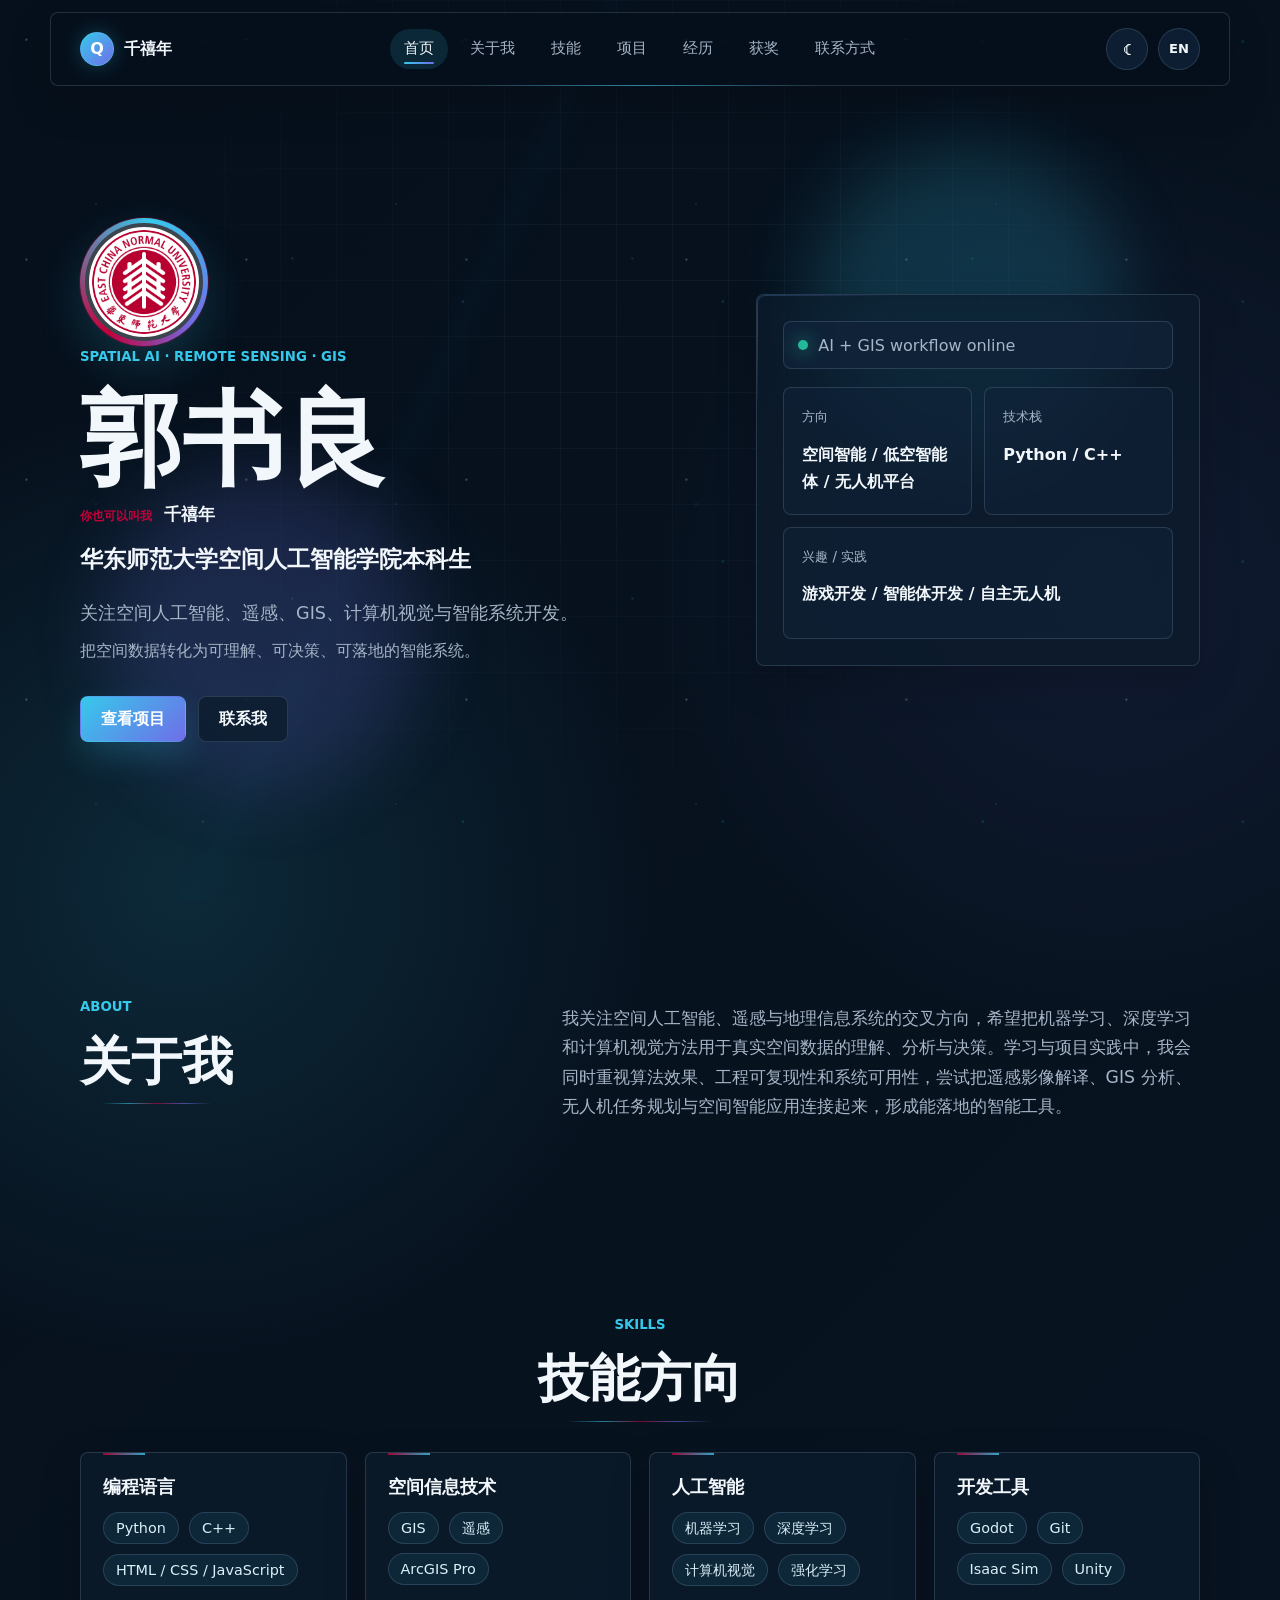
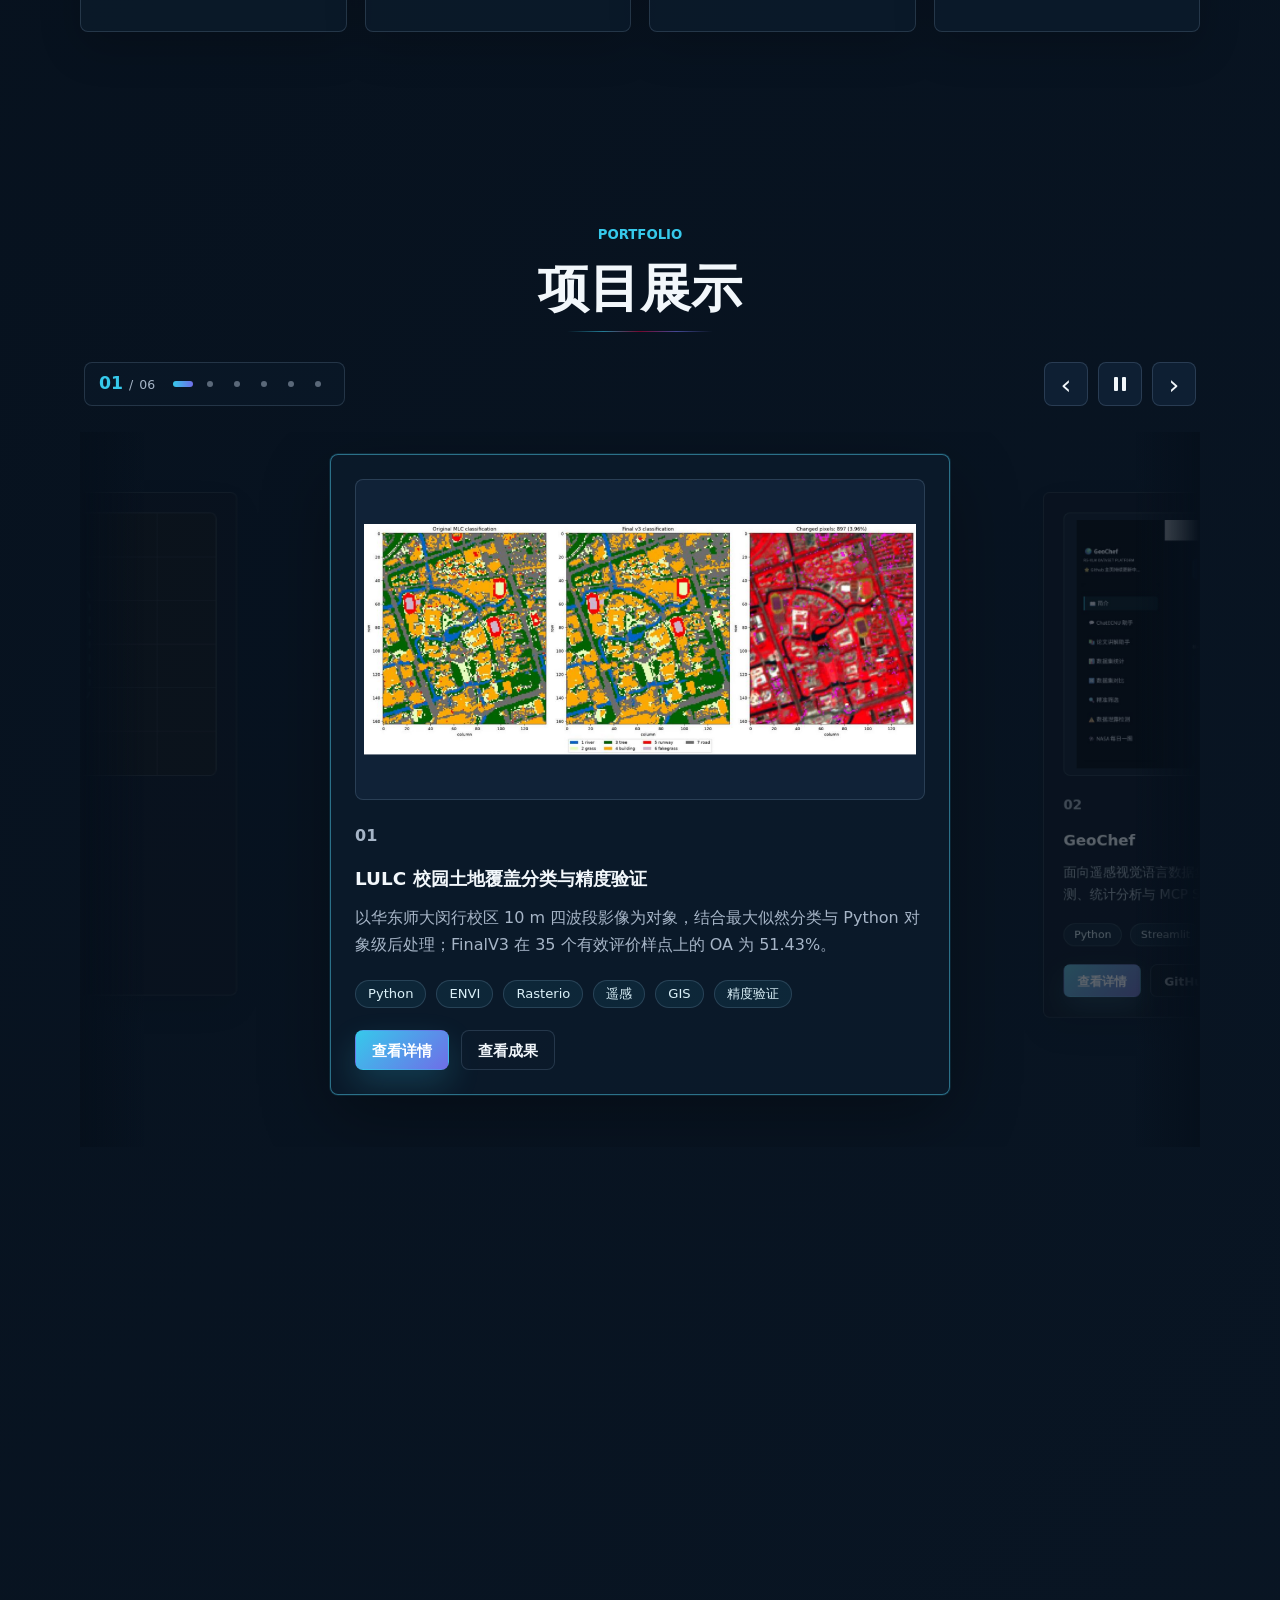
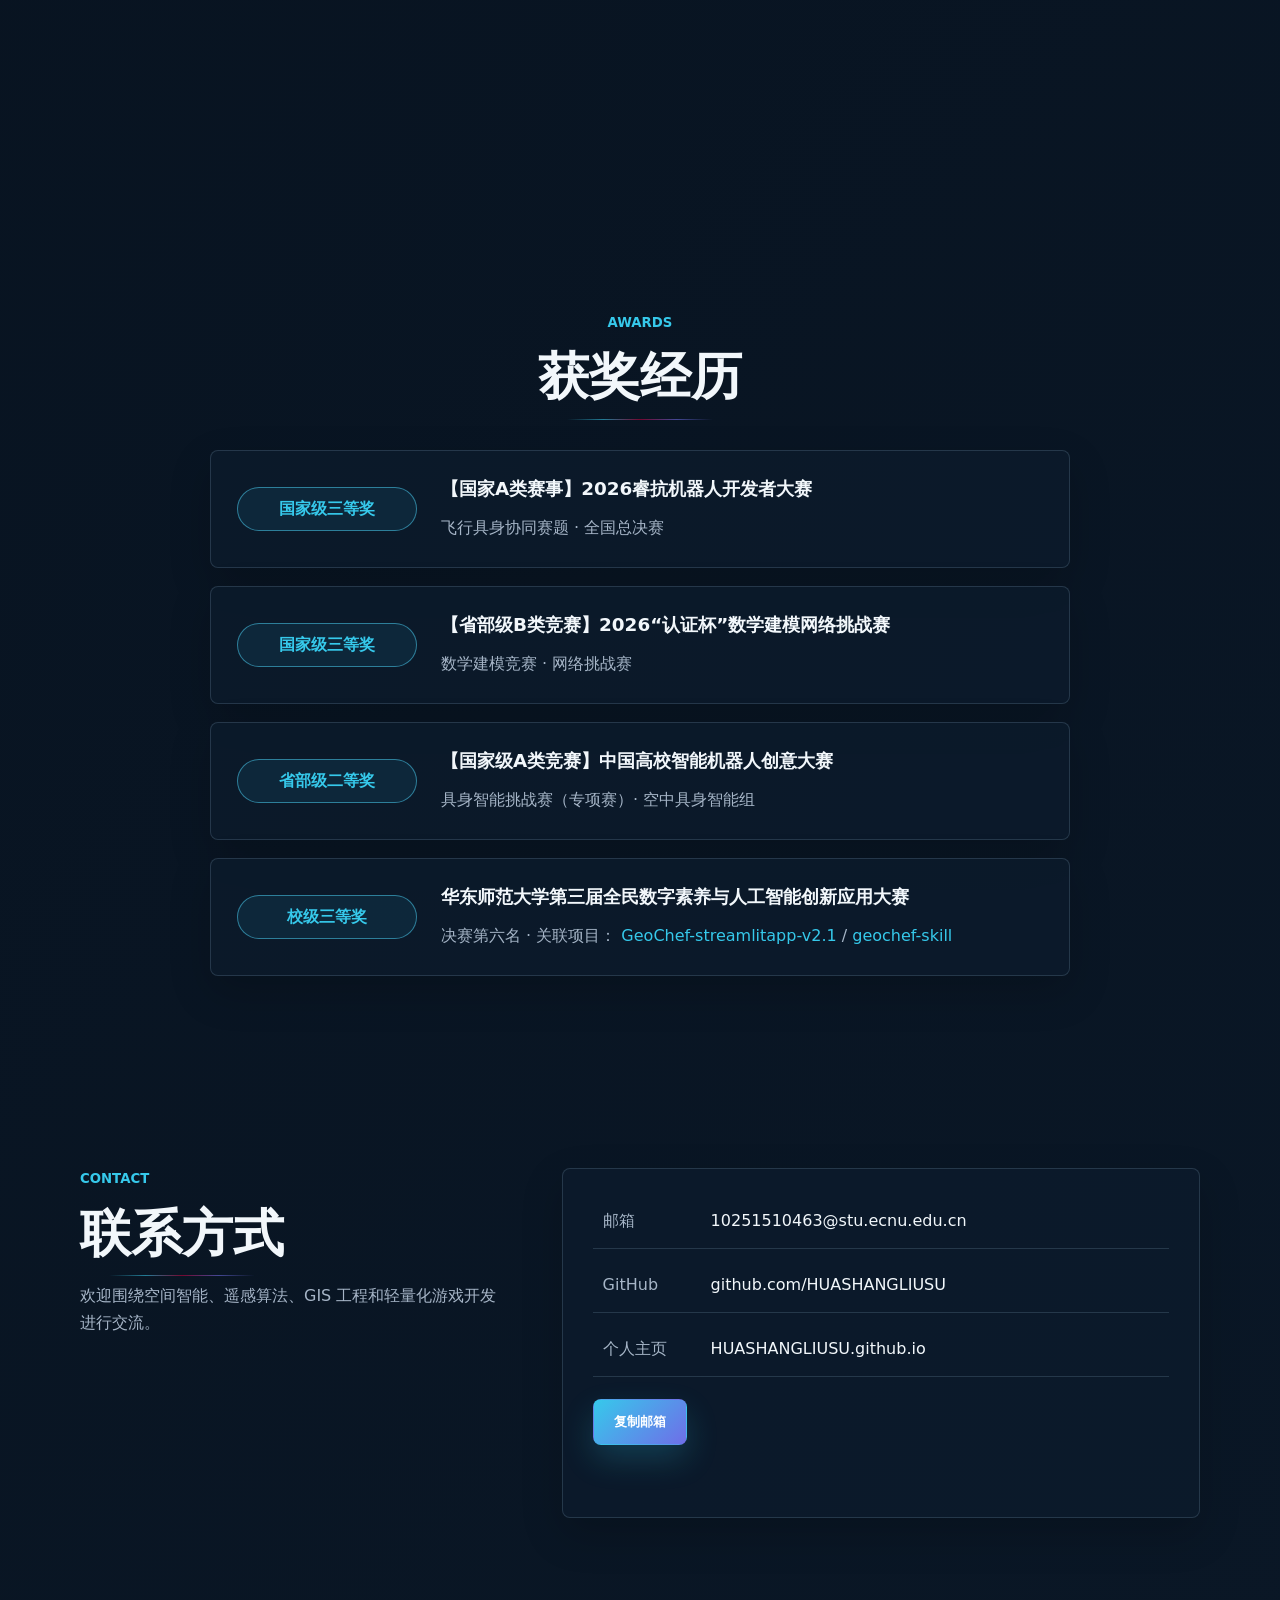
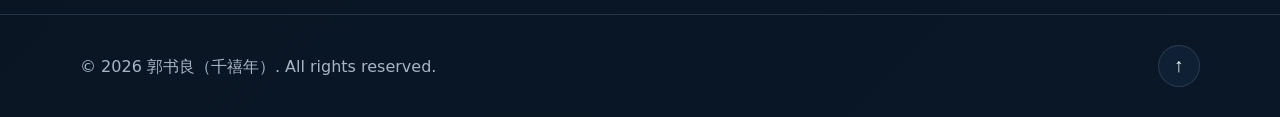
<file: index.html>
<!DOCTYPE html>
<html lang="zh-CN">
<head>
  <meta charset="UTF-8">
  <meta name="viewport" content="width=device-width, initial-scale=1.0">
  <meta name="description" content="郭书良（千禧年）- 华东师范大学空间人工智能学院本科生个人主页">
  <title>郭书良 | 空间人工智能个人名片</title>
    <link rel="stylesheet" href="style.css?v=20260813-1">
</head>
<body>
  <a class="skip-link" href="#main">跳转到主要内容</a>
  <div class="scroll-progress" aria-hidden="true"></div>

  <header class="site-header" aria-label="顶部导航">
    <nav class="navbar container">
      <a class="brand" href="#home" aria-label="返回首页">
        <span class="brand-mark" aria-hidden="true">Q</span>
        <span>千禧年</span>
      </a>

      <div class="nav-actions">
        <button class="theme-toggle" type="button" aria-label="切换浅色模式" title="切换主题">
          <span class="theme-icon" aria-hidden="true">☾</span>
        </button>
        <a class="language-switch" href="en.html" lang="en" aria-label="Switch to English">EN</a>
        <button class="menu-toggle" type="button" aria-label="打开导航菜单" aria-expanded="false" aria-controls="primary-menu">
          <span></span>
          <span></span>
          <span></span>
        </button>
      </div>

      <ul class="nav-menu" id="primary-menu">
        <li><a class="nav-link active" href="#home">首页</a></li>
        <li><a class="nav-link" href="#about">关于我</a></li>
        <li><a class="nav-link" href="#skills">技能</a></li>
        <li><a class="nav-link" href="#projects">项目</a></li>
        <li><a class="nav-link" href="#experience">经历</a></li>
        <li><a class="nav-link" href="#awards">获奖</a></li>
        <li><a class="nav-link" href="#contact">联系方式</a></li>
      </ul>
    </nav>
  </header>

  <main id="main">
    <section class="hero section" id="home" aria-labelledby="hero-title">
      <div class="hero-bg" aria-hidden="true">
        <span class="grid-layer"></span>
        <span class="orb orb-one"></span>
        <span class="orb orb-two"></span>
      </div>
      <div class="container hero-layout">
        <div class="hero-content reveal">
          <div class="avatar-wrap">
            <img class="avatar" src="assets/ecnu-emblem.png" alt="华东师范大学校徽">
          </div>
          <p class="eyebrow">Spatial AI · Remote Sensing · GIS</p>
          <h1 id="hero-title">郭书良</h1>
          <p class="name-line"><span>你也可以叫我</span><strong>千禧年</strong></p>
          <p class="identity">华东师范大学空间人工智能学院本科生</p>
          <p class="hero-summary">关注空间人工智能、遥感、GIS、计算机视觉与智能系统开发。</p>
          <p class="signature">把空间数据转化为可理解、可决策、可落地的智能系统。</p>
          <div class="hero-buttons">
            <a class="btn btn-primary magnetic" href="#projects">查看项目</a>
            <a class="btn btn-secondary magnetic" href="#contact">联系我</a>
          </div>
        </div>

        <aside class="hero-panel reveal" aria-label="能力概览">
          <div class="signal-card">
            <span class="signal-dot"></span>
            <span>AI + GIS workflow online</span>
          </div>
          <dl class="stat-grid">
            <div>
              <dt>方向</dt>
              <dd>空间智能 / 低空智能体 / 无人机平台</dd>
            </div>
            <div>
              <dt>技术栈</dt>
              <dd>Python / C++</dd>
            </div>
            <div>
              <dt>兴趣 / 实践</dt>
              <dd>游戏开发 / 智能体开发 / 自主无人机</dd>
            </div>
          </dl>
        </aside>
      </div>
    </section>

    <section class="section" id="about" aria-labelledby="about-title">
      <div class="container section-grid">
        <div class="section-heading reveal">
          <p class="eyebrow">About</p>
          <h2 id="about-title">关于我</h2>
        </div>
        <div class="section-body reveal">
          <p>
            我关注空间人工智能、遥感与地理信息系统的交叉方向，希望把机器学习、深度学习和计算机视觉方法用于真实空间数据的理解、分析与决策。学习与项目实践中，我会同时重视算法效果、工程可复现性和系统可用性，尝试把遥感影像解译、GIS 分析、无人机任务规划与空间智能应用连接起来，形成能落地的智能工具。
          </p>
        </div>
      </div>
    </section>

    <section class="section" id="skills" aria-labelledby="skills-title">
      <div class="container">
        <div class="section-heading centered reveal">
          <p class="eyebrow">Skills</p>
          <h2 id="skills-title">技能方向</h2>
        </div>

        <div class="skills-grid">
          <article class="skill-card reveal">
            <h3>编程语言</h3>
            <div class="tag-list">
              <span>Python</span>
              <span>C++</span>
              <span>HTML / CSS / JavaScript</span>
            </div>
          </article>
          <article class="skill-card reveal">
            <h3>空间信息技术</h3>
            <div class="tag-list">
              <span>GIS</span>
              <span>遥感</span>
              <span>ArcGIS Pro</span>
            </div>
          </article>
          <article class="skill-card reveal">
            <h3>人工智能</h3>
            <div class="tag-list">
              <span>机器学习</span>
              <span>深度学习</span>
              <span>计算机视觉</span>
              <span>强化学习</span>
            </div>
          </article>
          <article class="skill-card reveal">
            <h3>开发工具</h3>
            <div class="tag-list">
              <span>Godot</span>
              <span>Git</span>
              <span>Isaac Sim</span>
              <span>Unity</span>
            </div>
          </article>
        </div>
      </div>
    </section>

    <section class="section" id="projects" aria-labelledby="projects-title">
      <div class="container">
        <div class="section-heading centered reveal">
          <p class="eyebrow">Portfolio</p>
          <h2 id="projects-title">项目展示</h2>
        </div>

        <div class="carousel-head reveal">
          <div class="carousel-controls" aria-label="项目轮播控制">
            <button class="carousel-btn" type="button" data-carousel-prev aria-label="上一组项目">‹</button>
            <button class="carousel-btn" type="button" data-carousel-toggle aria-label="暂停项目自动播放" aria-pressed="false" title="暂停自动播放"><span class="carousel-play-state" aria-hidden="true"></span></button>
            <button class="carousel-btn" type="button" data-carousel-next aria-label="下一组项目">›</button>
          </div>
        </div>

        <div class="project-grid project-carousel" tabindex="0" aria-label="项目横向轮播">
          <article class="project-card reveal project-card-featured" data-hover="Campus LULC · accuracy validation">
            <img class="project-image project-image-contain" src="assets/lulc-classification-comparison.png" alt="华东师大闵行校区 LULC 原始分类、FinalV3 分类与修正像元对比">
            <div>
              <p class="project-index">01</p>
              <h3>LULC 校园土地覆盖分类与精度验证</h3>
              <p>以华东师大闵行校区 10 m 四波段影像为对象，结合最大似然分类与 Python 对象级后处理；FinalV3 在 35 个有效评价样点上的 OA 为 51.43%。</p>
            </div>
            <div class="tag-list compact">
              <span>Python</span>
              <span>ENVI</span>
              <span>Rasterio</span>
              <span>遥感</span>
              <span>GIS</span>
              <span>精度验证</span>
            </div>
            <div class="card-actions">
              <a class="btn btn-small btn-primary magnetic" href="project-lulc.html" aria-label="查看 LULC 校园土地覆盖分类与精度验证项目详情">查看详情</a>
              <a class="btn btn-small btn-ghost magnetic" href="project-lulc.html#results" aria-label="查看 LULC 分类与精度成果">查看成果</a>
            </div>
          </article>

          <article class="project-card reveal project-card-featured" data-hover="RS-VLM dataset intelligence">
            <img class="project-image project-image-contain" src="assets/geochef-home.png" alt="GeoChef 遥感视觉语言数据集平台真实运行界面">
            <div>
              <p class="project-index">02</p>
              <h3>GeoChef</h3>
              <p>面向遥感视觉语言数据集的检索分析平台，整合精准筛选、数据集对比、泄露检测、统计分析与 MCP Skill 工作流。</p>
            </div>
            <div class="tag-list compact">
              <span>Python</span>
              <span>Streamlit</span>
              <span>MCP Skill</span>
              <span>RS-VLM</span>
              <span>数据泄露检测</span>
            </div>
            <div class="card-actions">
              <a class="btn btn-small btn-primary magnetic" href="project-geochef.html" aria-label="查看 GeoChef 项目详情">查看详情</a>
              <a class="btn btn-small btn-ghost magnetic" href="https://github.com/HUASHANGLIUSU/GeoChef-streamlitapp-v2.1" target="_blank" rel="noopener noreferrer" aria-label="打开 GeoChef-streamlitapp-v2.1 GitHub 仓库">GitHub</a>
            </div>
          </article>

          <article class="project-card reveal project-card-featured" data-hover="Map exploration · event-driven adventure">
            <img class="project-image project-image-contain" src="assets/map-adventure-map.png" alt="地图冒险游戏 Godot 版本真实地图探索界面">
            <div>
              <p class="project-index">03</p>
              <h3>地图冒险游戏</h3>
              <p>从 C++ 原型、Qt Widgets 界面持续演进至 Godot 版本，围绕战争迷雾、路线选择、事件、战斗与收藏构建完整冒险循环。</p>
            </div>
            <div class="tag-list compact">
              <span>Godot</span>
              <span>GDScript</span>
              <span>C++ / Qt</span>
              <span>地图探索</span>
              <span>事件与战斗</span>
            </div>
            <div class="card-actions">
              <a class="btn btn-small btn-primary magnetic" href="project-map-adventure.html" aria-label="查看地图冒险游戏详情">查看详情</a>
              <a class="btn btn-small btn-ghost magnetic is-disabled" href="project-map-adventure.html" aria-label="地图冒险游戏仓库暂未公开">项目页</a>
            </div>
          </article>

          <article class="project-card reveal project-card-empty" data-hover="Content reserved">
            <img class="project-image" src="assets/project-placeholder.svg" alt="无人机智能任务规划系统项目图片占位">
            <div>
              <p class="project-index">04</p>
              <h3>无人机智能任务规划系统</h3>
              <p>项目简介待补充。</p>
            </div>
            <div class="tag-list compact">
              <span>Python</span>
              <span>路径规划</span>
              <span>仿真</span>
              <span>人工智能</span>
            </div>
            <div class="card-actions">
              <a class="btn btn-small btn-primary" href="project-uav.html" aria-label="查看无人机智能任务规划系统详情">查看详情</a>
              <a class="btn btn-small btn-ghost is-disabled" href="project-uav.html" aria-label="无人机智能任务规划系统 GitHub 暂未公开">待补充</a>
            </div>
          </article>

          <article class="project-card reveal project-card-empty" data-hover="Content reserved">
            <img class="project-image" src="assets/project-placeholder.svg" alt="遥感图像智能解译项目图片占位">
            <div>
              <p class="project-index">05</p>
              <h3>遥感图像智能解译</h3>
              <p>项目简介待补充。</p>
            </div>
            <div class="tag-list compact">
              <span>Python</span>
              <span>遥感</span>
              <span>计算机视觉</span>
              <span>深度学习</span>
            </div>
            <div class="card-actions">
              <a class="btn btn-small btn-primary" href="project-rs-interpretation.html" aria-label="查看遥感图像智能解译详情">查看详情</a>
              <a class="btn btn-small btn-ghost is-disabled" href="project-rs-interpretation.html" aria-label="遥感图像智能解译 GitHub 暂未公开">待补充</a>
            </div>
          </article>

          <article class="project-card reveal project-card-empty" data-hover="Content reserved">
            <img class="project-image" src="assets/project-placeholder.svg" alt="卡牌跳棋游戏项目图片占位">
            <div>
              <p class="project-index">06</p>
              <h3>卡牌跳棋游戏</h3>
              <p>项目简介待补充。</p>
            </div>
            <div class="tag-list compact">
              <span>Godot</span>
              <span>GDScript</span>
              <span>游戏设计</span>
            </div>
            <div class="card-actions">
              <a class="btn btn-small btn-primary" href="project-card-checkers.html" aria-label="查看卡牌跳棋游戏详情">查看详情</a>
              <a class="btn btn-small btn-ghost is-disabled" href="project-card-checkers.html" aria-label="卡牌跳棋游戏 GitHub 暂未公开">待补充</a>
            </div>
          </article>
        </div>
      </div>
    </section>

    <section class="section" id="experience" aria-labelledby="experience-title">
      <div class="container">
        <div class="section-heading centered reveal">
          <p class="eyebrow">Experience</p>
          <h2 id="experience-title">交流经历</h2>
        </div>

        <article class="experience-card reveal">
          <div class="experience-date">
            <span>2026.07.19</span>
            <span>2026.08.01</span>
          </div>
          <div class="experience-content">
            <p class="experience-label">暑期交流 · 香港大学</p>
            <h3>香港大学“全球科技菁英”访学项目</h3>
            <p>参加华东师范大学与香港大学合作的暑期访学交流项目，围绕科技素养、学术视野与跨校交流展开学习。</p>
            <a class="experience-link" href="http://www.jiaoliu.ecnu.edu.cn/7a/13/c11184a752147/page.htm" target="_blank" rel="noopener noreferrer">查看项目通知</a>
          </div>
        </article>
      </div>
    </section>

    <section class="section" id="awards" aria-labelledby="awards-title">
      <div class="container">
        <div class="section-heading centered reveal">
          <p class="eyebrow">Awards</p>
          <h2 id="awards-title">获奖经历</h2>
        </div>

        <div class="awards-list">
          <article class="award-card reveal">
            <div class="award-badge">国家级三等奖</div>
            <div>
              <h3>【国家A类赛事】2026睿抗机器人开发者大赛</h3>
              <p>飞行具身协同赛题 · 全国总决赛</p>
            </div>
          </article>

          <article class="award-card reveal">
            <div class="award-badge">国家级三等奖</div>
            <div>
              <h3>【省部级B类竞赛】2026“认证杯”数学建模网络挑战赛</h3>
              <p>数学建模竞赛 · 网络挑战赛</p>
            </div>
          </article>

          <article class="award-card reveal">
            <div class="award-badge">省部级二等奖</div>
            <div>
              <h3>【国家级A类竞赛】中国高校智能机器人创意大赛</h3>
              <p>具身智能挑战赛（专项赛）· 空中具身智能组</p>
            </div>
          </article>

          <article class="award-card reveal">
            <div class="award-badge">校级三等奖</div>
            <div>
              <h3>华东师范大学第三届全民数字素养与人工智能创新应用大赛</h3>
              <p>决赛第六名 · 关联项目：
                <a href="https://github.com/HUASHANGLIUSU/GeoChef-streamlitapp-v2.1" target="_blank" rel="noopener noreferrer">GeoChef-streamlitapp-v2.1</a>
                /
                <a href="https://github.com/HUASHANGLIUSU/geochef-skill" target="_blank" rel="noopener noreferrer">geochef-skill</a>
              </p>
            </div>
          </article>
        </div>
      </div>
    </section>

    <section class="section" id="contact" aria-labelledby="contact-title">
      <div class="container contact-layout">
        <div class="section-heading reveal">
          <p class="eyebrow">Contact</p>
          <h2 id="contact-title">联系方式</h2>
          <p class="contact-lead">欢迎围绕空间智能、遥感算法、GIS 工程和轻量化游戏开发进行交流。</p>
        </div>

        <div class="contact-card reveal">
          <ul class="contact-list">
            <li>
              <span>邮箱</span>
              <a id="email-link" href="mailto:10251510463@stu.ecnu.edu.cn">10251510463@stu.ecnu.edu.cn</a>
            </li>
            <li>
              <span>GitHub</span>
              <a href="https://github.com/HUASHANGLIUSU" target="_blank" rel="noopener noreferrer">github.com/HUASHANGLIUSU</a>
            </li>
            <li>
              <span>个人主页</span>
              <a href="https://HUASHANGLIUSU.github.io/" target="_blank" rel="noopener noreferrer">HUASHANGLIUSU.github.io</a>
            </li>
          </ul>
          <button class="btn btn-primary copy-email" type="button" data-email="10251510463@stu.ecnu.edu.cn">复制邮箱</button>
          <p class="copy-status" role="status" aria-live="polite"></p>
        </div>
      </div>
    </section>
  </main>

  <footer class="site-footer">
    <div class="container footer-inner">
      <p>© <span id="year"></span> 郭书良（千禧年）. All rights reserved.</p>
      <button class="back-to-top" type="button" aria-label="返回顶部">↑</button>
    </div>
  </footer>

    <script src="script.js?v=20260813-1"></script>
</body>
</html>
</file>
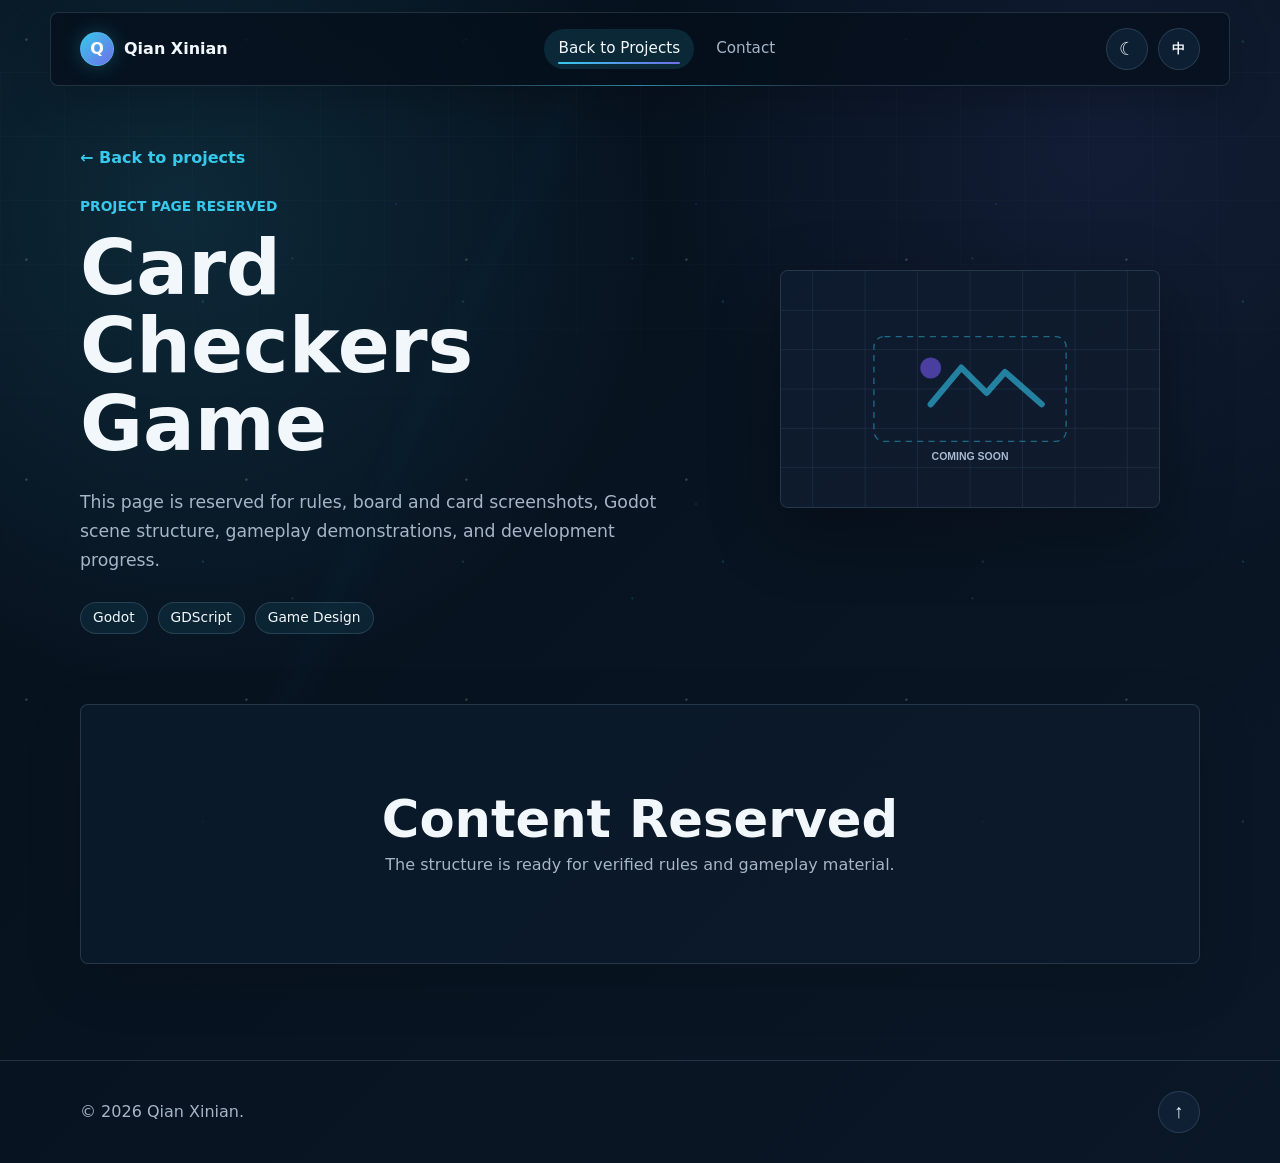
<file: en-project-card-checkers.html>
<!DOCTYPE html><html lang="en"><head><meta charset="UTF-8"><meta name="viewport" content="width=device-width, initial-scale=1.0"><title>Card Checkers Game | Qian Xinian</title><link rel="stylesheet" href="style.css?v=20260813-1"></head><body class="detail-page"><a class="skip-link" href="#main">Skip to main content</a><div class="scroll-progress" aria-hidden="true"></div><header class="site-header"><nav class="navbar container"><a class="brand" href="en.html#projects"><span class="brand-mark" aria-hidden="true">Q</span><span>Qian Xinian</span></a><div class="nav-actions"><button class="theme-toggle" type="button" aria-label="Toggle theme"><span class="theme-icon" aria-hidden="true">☾</span></button><a class="language-switch" href="project-card-checkers.html" lang="zh-CN">中</a><button class="menu-toggle" type="button" aria-label="Open navigation menu" aria-expanded="false" aria-controls="primary-menu"><span></span><span></span><span></span></button></div><ul class="nav-menu" id="primary-menu"><li><a class="nav-link active" href="en.html#projects">Back to Projects</a></li><li><a class="nav-link" href="en.html#contact">Contact</a></li></ul></nav></header><main id="main" class="project-detail-main"><section class="detail-hero"><div class="container detail-hero-grid"><div class="reveal"><a class="back-link" href="en.html#projects">← Back to projects</a><p class="detail-kicker">Project Page Reserved</p><h1 class="detail-title">Card Checkers Game</h1><p class="detail-summary">This page is reserved for rules, board and card screenshots, Godot scene structure, gameplay demonstrations, and development progress.</p><div class="detail-meta"><span>Godot</span><span>GDScript</span><span>Game Design</span></div></div><figure class="detail-visual reveal"><img src="assets/project-placeholder.svg" alt="Card Checkers Game project placeholder"></figure></div></section><section class="detail-content"><div class="container"><article class="detail-panel detail-placeholder reveal"><div><h2>Content Reserved</h2><p>The structure is ready for verified rules and gameplay material.</p></div></article></div></section></main><footer class="site-footer"><div class="container footer-inner"><p>© <span id="year"></span> Qian Xinian.</p><button class="back-to-top" type="button" aria-label="Back to top">↑</button></div></footer><script src="script.js?v=20260813-1"></script></body></html>
</file>
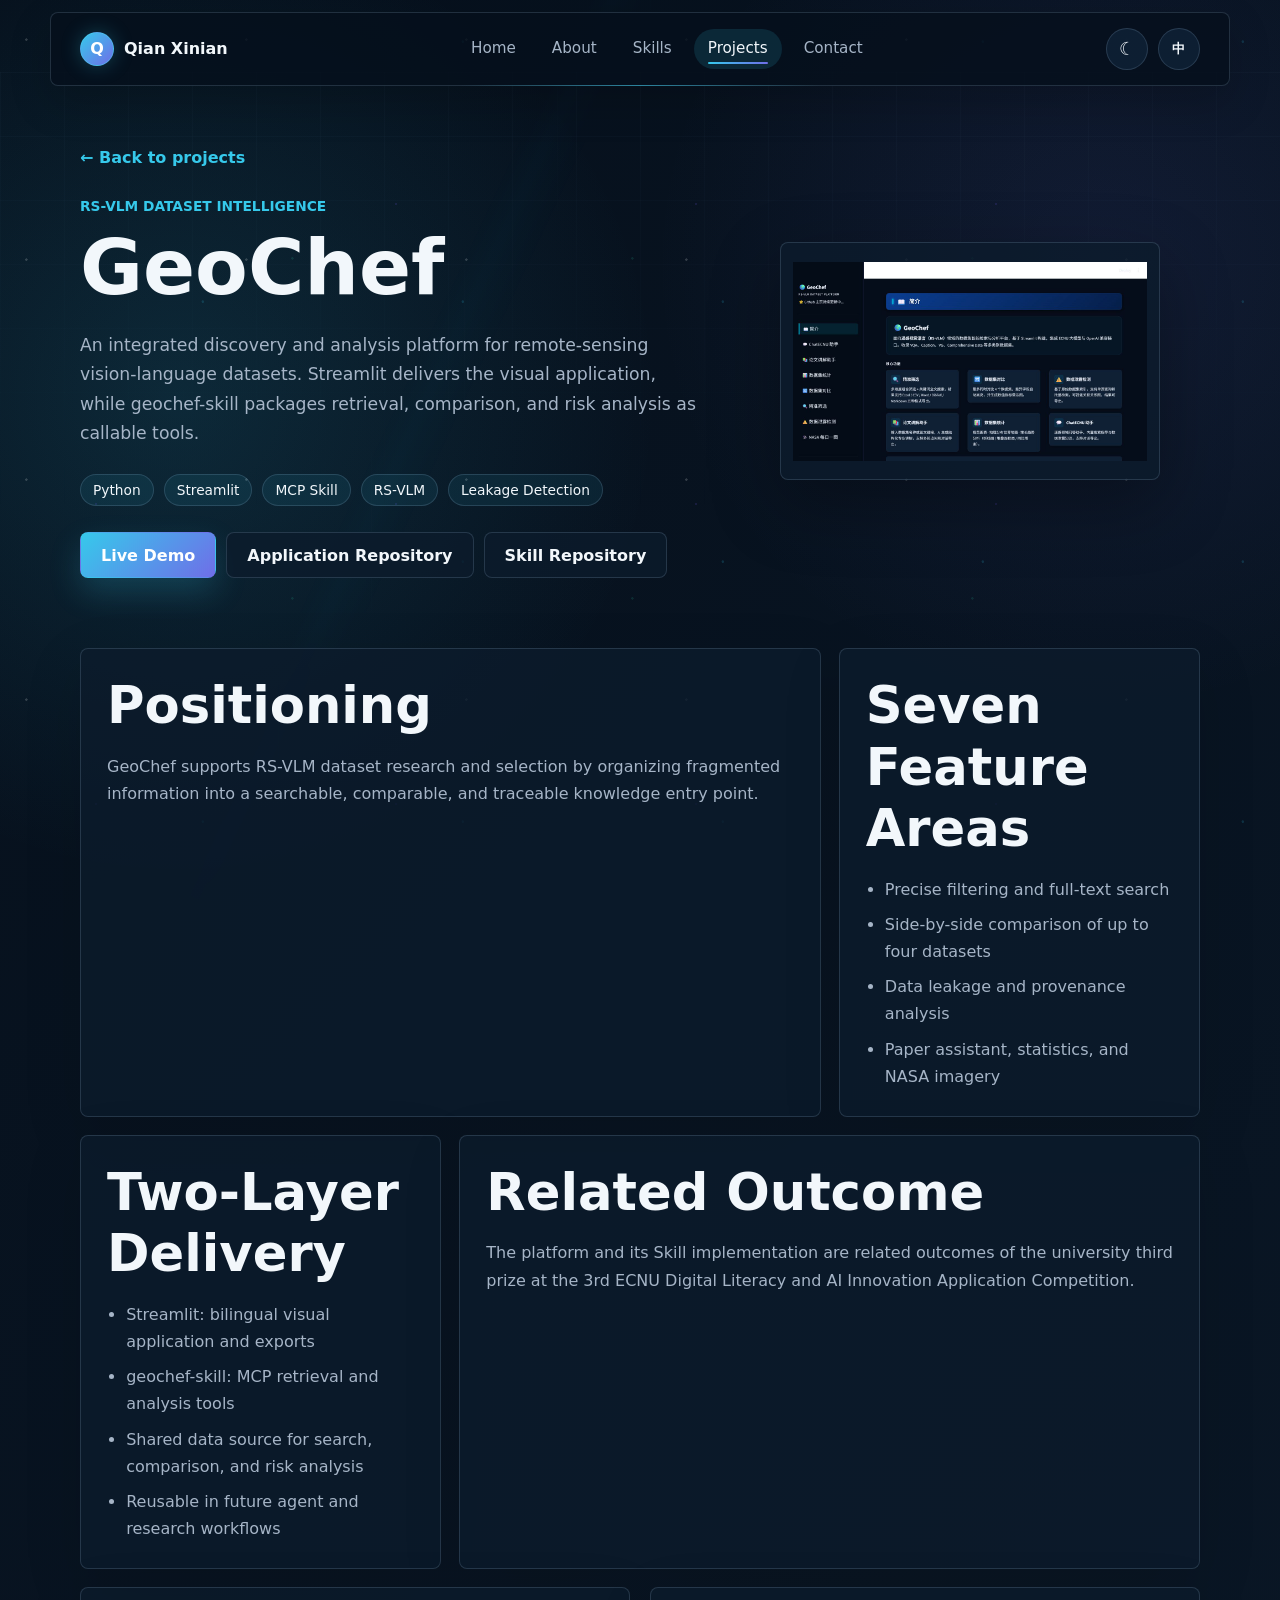
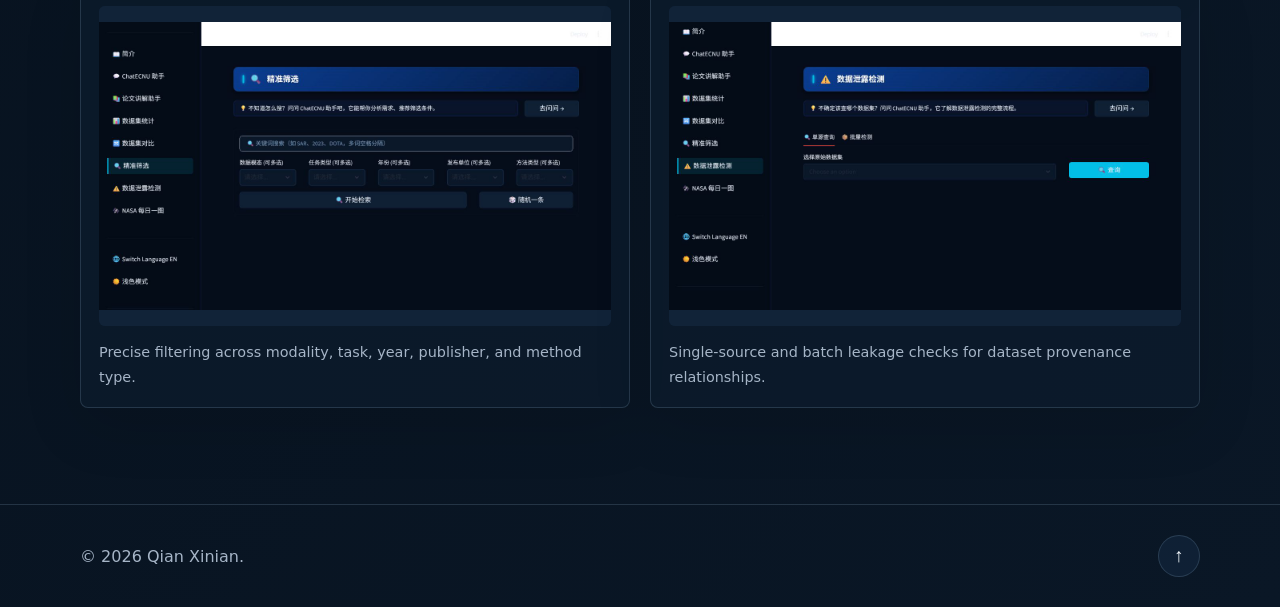
<file: en-project-geochef.html>
<!DOCTYPE html>
<html lang="en">
<head><meta charset="UTF-8"><meta name="viewport" content="width=device-width, initial-scale=1.0"><meta name="description" content="GeoChef remote sensing vision-language dataset intelligence project"><title>GeoChef | Qian Xinian</title><link rel="stylesheet" href="style.css?v=20260813-1"></head>
<body class="detail-page"><a class="skip-link" href="#main">Skip to main content</a><div class="scroll-progress" aria-hidden="true"></div>
  <header class="site-header" aria-label="Primary navigation"><nav class="navbar container"><a class="brand" href="en.html#home"><span class="brand-mark" aria-hidden="true">Q</span><span>Qian Xinian</span></a><div class="nav-actions"><button class="theme-toggle" type="button" aria-label="Toggle light mode"><span class="theme-icon" aria-hidden="true">☾</span></button><a class="language-switch" href="project-geochef.html" lang="zh-CN">中</a><button class="menu-toggle" type="button" aria-label="Open navigation menu" aria-expanded="false" aria-controls="primary-menu"><span></span><span></span><span></span></button></div><ul class="nav-menu" id="primary-menu"><li><a class="nav-link" href="en.html#home">Home</a></li><li><a class="nav-link" href="en.html#about">About</a></li><li><a class="nav-link" href="en.html#skills">Skills</a></li><li><a class="nav-link active" href="en.html#projects">Projects</a></li><li><a class="nav-link" href="en.html#contact">Contact</a></li></ul></nav></header>
  <main id="main" class="project-detail-main"><section class="detail-hero" aria-labelledby="detail-title"><div class="container detail-hero-grid"><div class="reveal"><a class="back-link" href="en.html#projects">← Back to projects</a><p class="detail-kicker">RS-VLM Dataset Intelligence</p><h1 class="detail-title" id="detail-title">GeoChef</h1><p class="detail-summary">An integrated discovery and analysis platform for remote-sensing vision-language datasets. Streamlit delivers the visual application, while geochef-skill packages retrieval, comparison, and risk analysis as callable tools.</p><div class="detail-meta"><span>Python</span><span>Streamlit</span><span>MCP Skill</span><span>RS-VLM</span><span>Leakage Detection</span></div><div class="detail-actions"><a class="btn btn-primary magnetic" href="https://geochef-v2-1.streamlit.app/" target="_blank" rel="noopener noreferrer">Live Demo</a><a class="btn btn-secondary magnetic" href="https://github.com/HUASHANGLIUSU/GeoChef-streamlitapp-v2.1" target="_blank" rel="noopener noreferrer">Application Repository</a><a class="btn btn-secondary magnetic" href="https://github.com/HUASHANGLIUSU/geochef-skill" target="_blank" rel="noopener noreferrer">Skill Repository</a></div></div><figure class="detail-visual detail-visual-contain reveal"><img src="assets/geochef-home.png" alt="Real GeoChef introduction interface"></figure></div></section>
    <section class="detail-content"><div class="container detail-grid"><article class="detail-panel wide reveal"><h2>Positioning</h2><p>GeoChef supports RS-VLM dataset research and selection by organizing fragmented information into a searchable, comparable, and traceable knowledge entry point.</p></article><article class="detail-panel reveal"><h2>Seven Feature Areas</h2><ul class="detail-list"><li>Precise filtering and full-text search</li><li>Side-by-side comparison of up to four datasets</li><li>Data leakage and provenance analysis</li><li>Paper assistant, statistics, and NASA imagery</li></ul></article><article class="detail-panel reveal"><h2>Two-Layer Delivery</h2><ul class="detail-list"><li>Streamlit: bilingual visual application and exports</li><li>geochef-skill: MCP retrieval and analysis tools</li><li>Shared data source for search, comparison, and risk analysis</li><li>Reusable in future agent and research workflows</li></ul></article><article class="detail-panel wide reveal"><h2>Related Outcome</h2><p>The platform and its Skill implementation are related outcomes of the university third prize at the 3rd ECNU Digital Literacy and AI Innovation Application Competition.</p></article><div class="detail-gallery" aria-label="Real GeoChef interfaces"><figure class="detail-panel detail-result-figure reveal"><a href="assets/geochef-filter.png" target="_blank"><img src="assets/geochef-filter.png" alt="Real GeoChef precise filtering interface"></a><figcaption>Precise filtering across modality, task, year, publisher, and method type.</figcaption></figure><figure class="detail-panel detail-result-figure reveal"><a href="assets/geochef-leakage.png" target="_blank"><img src="assets/geochef-leakage.png" alt="Real GeoChef data leakage detection interface"></a><figcaption>Single-source and batch leakage checks for dataset provenance relationships.</figcaption></figure></div></div></section>
  </main><footer class="site-footer"><div class="container footer-inner"><p>© <span id="year"></span> Qian Xinian.</p><button class="back-to-top" type="button" aria-label="Back to top">↑</button></div></footer><script src="script.js?v=20260813-1"></script>
</body></html>
</file>
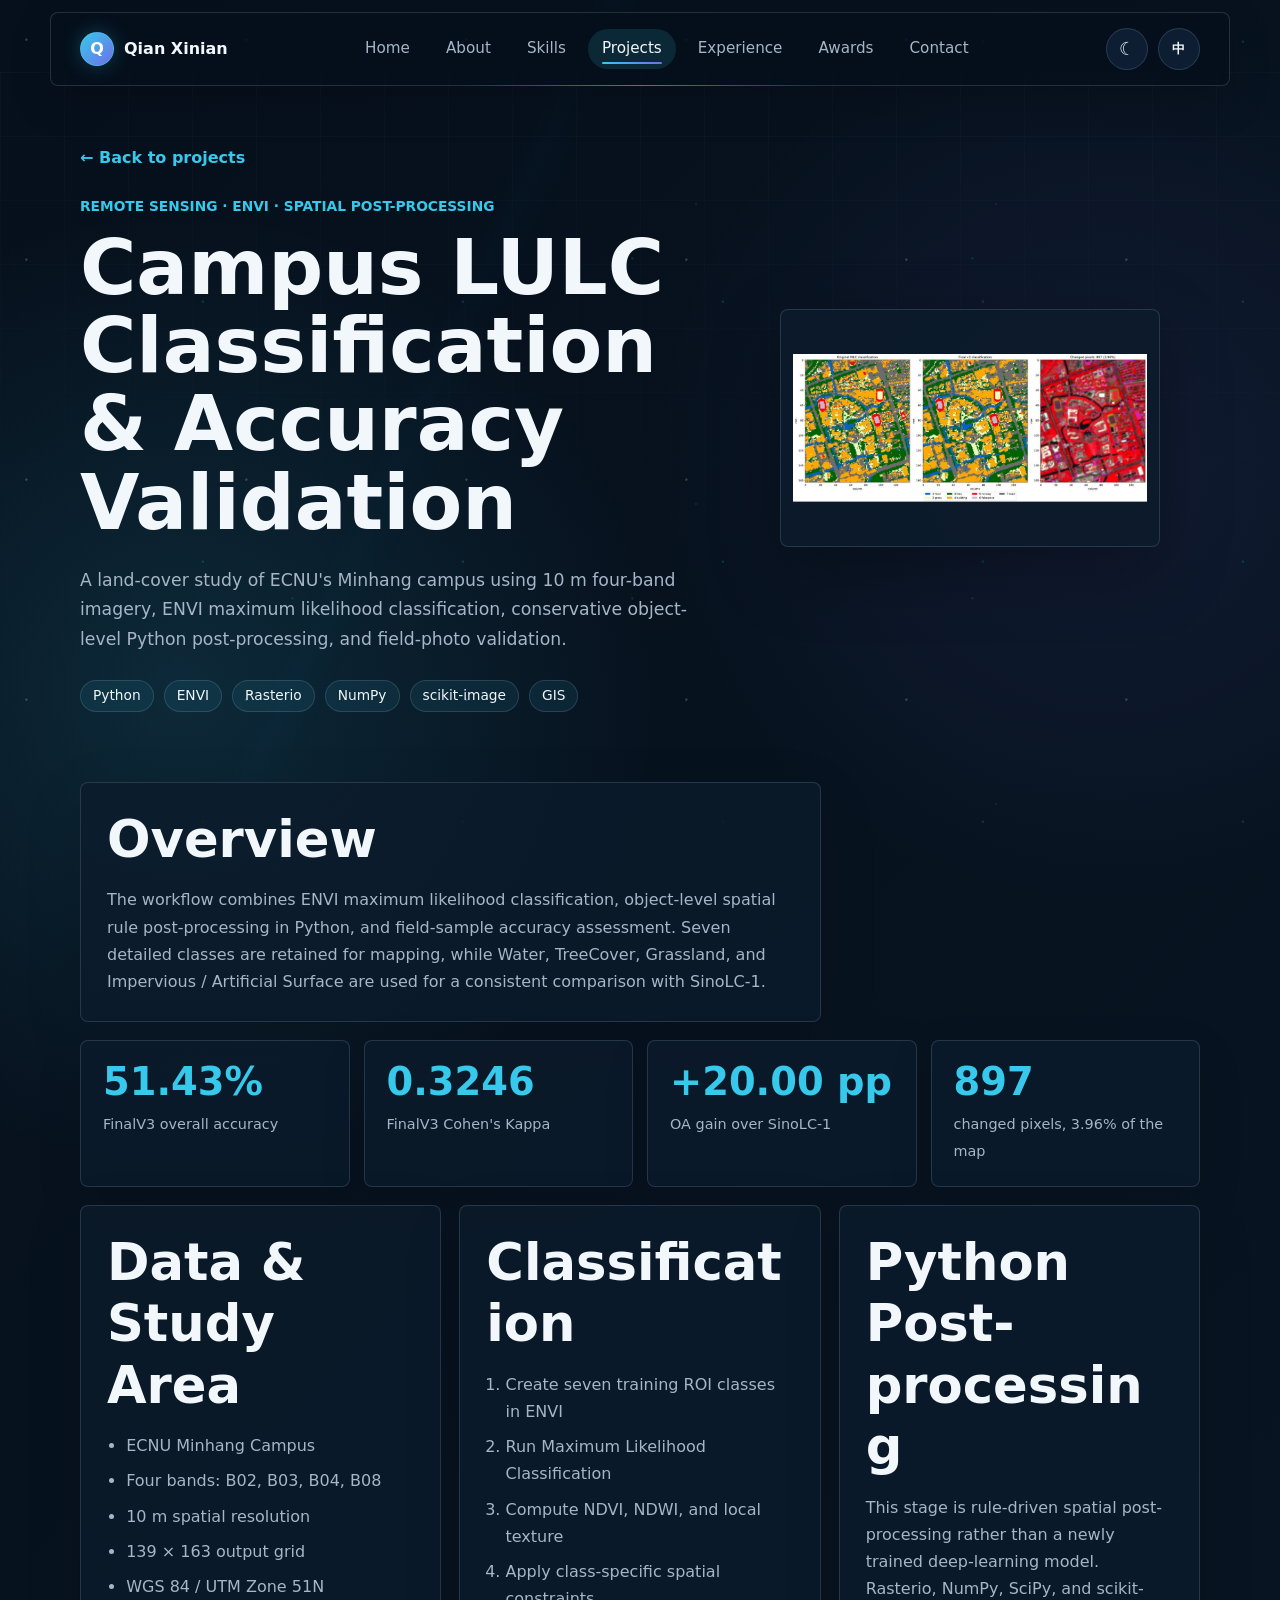
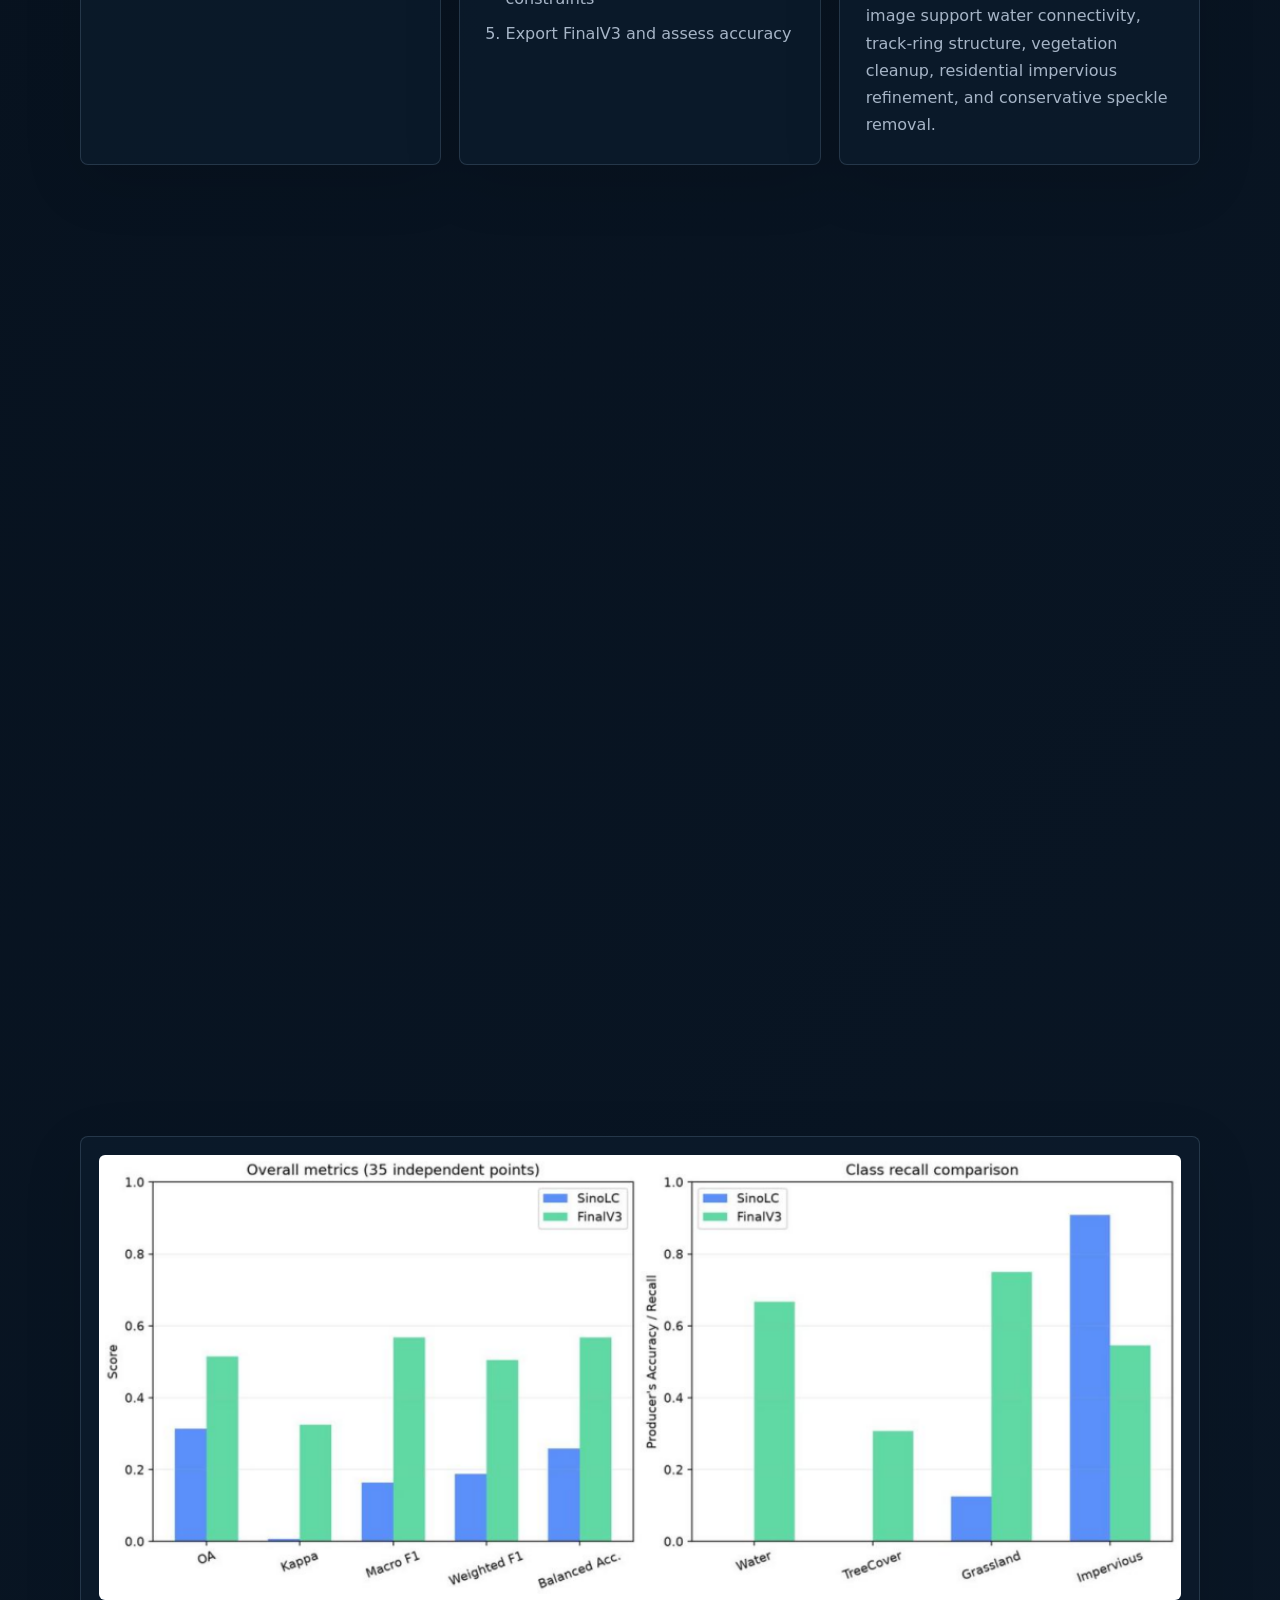
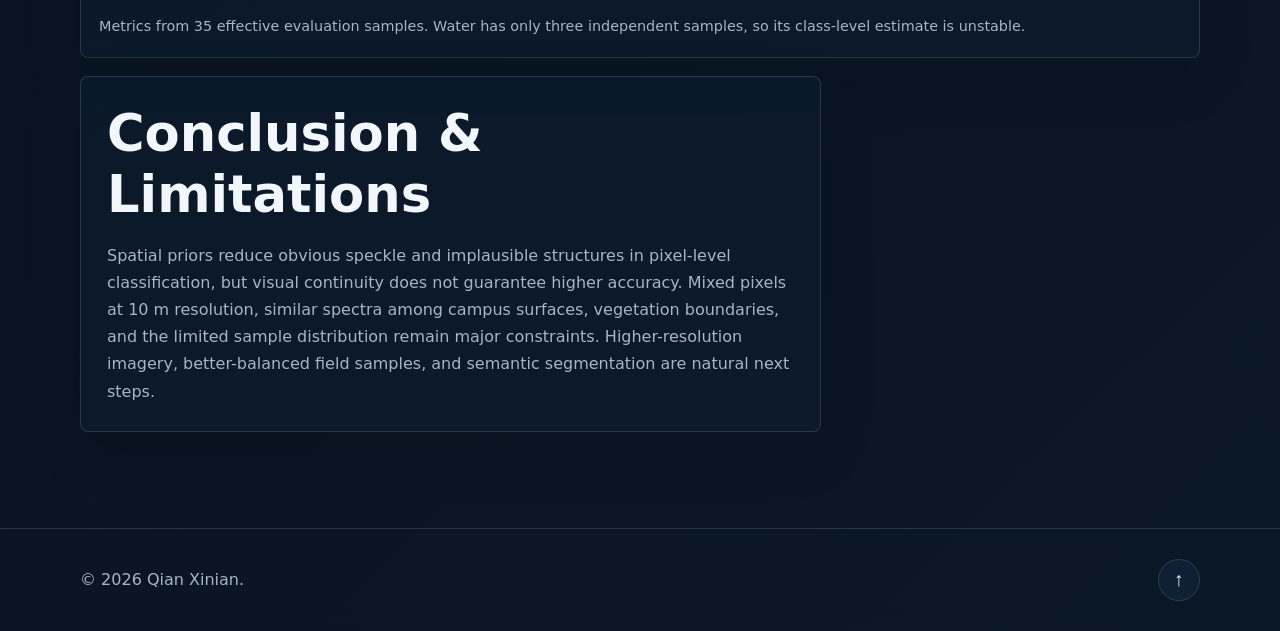
<file: en-project-lulc.html>
<!DOCTYPE html>
<html lang="en">
<head>
  <meta charset="UTF-8">
  <meta name="viewport" content="width=device-width, initial-scale=1.0">
  <meta name="description" content="Campus LULC classification and accuracy validation project by Qian Xinian">
  <title>Campus LULC Classification &amp; Accuracy Validation | Qian Xinian</title>
  <link rel="stylesheet" href="style.css?v=20260813-1">
</head>
<body class="detail-page">
  <a class="skip-link" href="#main">Skip to main content</a>
  <div class="scroll-progress" aria-hidden="true"></div>
  <header class="site-header" aria-label="Primary navigation">
    <nav class="navbar container">
      <a class="brand" href="en.html#home"><span class="brand-mark" aria-hidden="true">Q</span><span>Qian Xinian</span></a>
      <div class="nav-actions">
        <button class="theme-toggle" type="button" aria-label="Toggle light mode" title="Toggle theme"><span class="theme-icon" aria-hidden="true">☾</span></button>
        <a class="language-switch" href="project-lulc.html" lang="zh-CN" aria-label="切换到中文">中</a>
        <button class="menu-toggle" type="button" aria-label="Open navigation menu" aria-expanded="false" aria-controls="primary-menu"><span></span><span></span><span></span></button>
      </div>
      <ul class="nav-menu" id="primary-menu">
        <li><a class="nav-link" href="en.html#home">Home</a></li>
        <li><a class="nav-link" href="en.html#about">About</a></li>
        <li><a class="nav-link" href="en.html#skills">Skills</a></li>
        <li><a class="nav-link active" href="en.html#projects">Projects</a></li>
        <li><a class="nav-link" href="en.html#experience">Experience</a></li>
        <li><a class="nav-link" href="en.html#awards">Awards</a></li>
        <li><a class="nav-link" href="en.html#contact">Contact</a></li>
      </ul>
    </nav>
  </header>

  <main id="main" class="project-detail-main">
    <section class="detail-hero" aria-labelledby="detail-title">
      <div class="container detail-hero-grid">
        <div class="reveal">
          <a class="back-link" href="en.html#projects">← Back to projects</a>
          <p class="detail-kicker">Remote Sensing · ENVI · Spatial Post-processing</p>
          <h1 class="detail-title" id="detail-title">Campus LULC Classification &amp; Accuracy Validation</h1>
          <p class="detail-summary">A land-cover study of ECNU's Minhang campus using 10 m four-band imagery, ENVI maximum likelihood classification, conservative object-level Python post-processing, and field-photo validation.</p>
          <div class="detail-meta"><span>Python</span><span>ENVI</span><span>Rasterio</span><span>NumPy</span><span>scikit-image</span><span>GIS</span></div>
        </div>
        <figure class="detail-visual detail-visual-contain reveal"><img src="assets/lulc-classification-comparison.png" alt="Comparison of the original maximum likelihood result, FinalV3, and changed pixels"></figure>
      </div>
    </section>

    <section class="detail-content" aria-label="Project details">
      <div class="container detail-grid">
        <article class="detail-panel wide reveal"><h2>Overview</h2><p>The workflow combines ENVI maximum likelihood classification, object-level spatial rule post-processing in Python, and field-sample accuracy assessment. Seven detailed classes are retained for mapping, while Water, TreeCover, Grassland, and Impervious / Artificial Surface are used for a consistent comparison with SinoLC-1.</p></article>

        <div class="detail-metric-grid reveal" aria-label="Key project metrics">
          <div class="detail-metric"><strong>51.43%</strong><span>FinalV3 overall accuracy</span></div>
          <div class="detail-metric"><strong>0.3246</strong><span>FinalV3 Cohen's Kappa</span></div>
          <div class="detail-metric"><strong>+20.00 pp</strong><span>OA gain over SinoLC-1</span></div>
          <div class="detail-metric"><strong>897</strong><span>changed pixels, 3.96% of the map</span></div>
        </div>

        <article class="detail-panel reveal"><h2>Data &amp; Study Area</h2><ul class="detail-list"><li>ECNU Minhang Campus</li><li>Four bands: B02, B03, B04, B08</li><li>10 m spatial resolution</li><li>139 × 163 output grid</li><li>WGS 84 / UTM Zone 51N</li></ul></article>
        <article class="detail-panel reveal"><h2>Classification</h2><ol class="detail-list"><li>Create seven training ROI classes in ENVI</li><li>Run Maximum Likelihood Classification</li><li>Compute NDVI, NDWI, and local texture</li><li>Apply class-specific spatial constraints</li><li>Export FinalV3 and assess accuracy</li></ol></article>
        <article class="detail-panel reveal"><h2>Python Post-processing</h2><p>This stage is rule-driven spatial post-processing rather than a newly trained deep-learning model. Rasterio, NumPy, SciPy, and scikit-image support water connectivity, track-ring structure, vegetation cleanup, residential impervious refinement, and conservative speckle removal.</p></article>

        <figure class="detail-panel detail-result-figure reveal" id="results">
          <a href="assets/lulc-classification-comparison.png" target="_blank" rel="noopener noreferrer" aria-label="Open the full classification comparison">
            <img src="assets/lulc-classification-comparison.png" alt="Original maximum likelihood classification, FinalV3, and the 897 changed pixels">
          </a>
          <figcaption>Classification comparison: FinalV3 changes 897 pixels, or 3.96% of the map, while preserving the main spatial pattern.</figcaption>
        </figure>

        <article class="detail-panel reveal"><h2>Field Validation</h2><p>The main assessment uses 35 effective field samples: 3 Water, 13 TreeCover, 8 Grassland, and 11 Impervious. The same photo-derived coordinates are sampled against both SinoLC-1 and FinalV3.</p></article>
        <article class="detail-panel reveal"><h2>Accuracy</h2><p>SinoLC-1 records 31.43% OA and 0.0071 Kappa. FinalV3 records 51.43% OA and 0.3246 Kappa. FinalV3 performs better on this sample set, but the overall accuracy remains limited.</p></article>
        <article class="detail-panel reveal"><h2>Main Confusions</h2><ul class="detail-list"><li>TreeCover → Impervious: 6 samples</li><li>Impervious → Grassland: 4 samples</li><li>TreeCover → Grassland: 3 samples</li><li>Grassland → TreeCover: 2 samples</li></ul></article>

        <figure class="detail-panel detail-result-figure reveal">
          <a href="assets/lulc-accuracy-comparison.png" target="_blank" rel="noopener noreferrer" aria-label="Open the full accuracy comparison">
            <img src="assets/lulc-accuracy-comparison.png" alt="Overall metrics and class recall for SinoLC-1 and FinalV3">
          </a>
          <figcaption>Metrics from 35 effective evaluation samples. Water has only three independent samples, so its class-level estimate is unstable.</figcaption>
        </figure>

        <article class="detail-panel wide reveal"><h2>Conclusion &amp; Limitations</h2><p>Spatial priors reduce obvious speckle and implausible structures in pixel-level classification, but visual continuity does not guarantee higher accuracy. Mixed pixels at 10 m resolution, similar spectra among campus surfaces, vegetation boundaries, and the limited sample distribution remain major constraints. Higher-resolution imagery, better-balanced field samples, and semantic segmentation are natural next steps.</p></article>
      </div>
    </section>
  </main>

  <footer class="site-footer"><div class="container footer-inner"><p>© <span id="year"></span> Qian Xinian.</p><button class="back-to-top" type="button" aria-label="Back to top">↑</button></div></footer>
  <script src="script.js?v=20260813-1"></script>
</body>
</html>
</file>
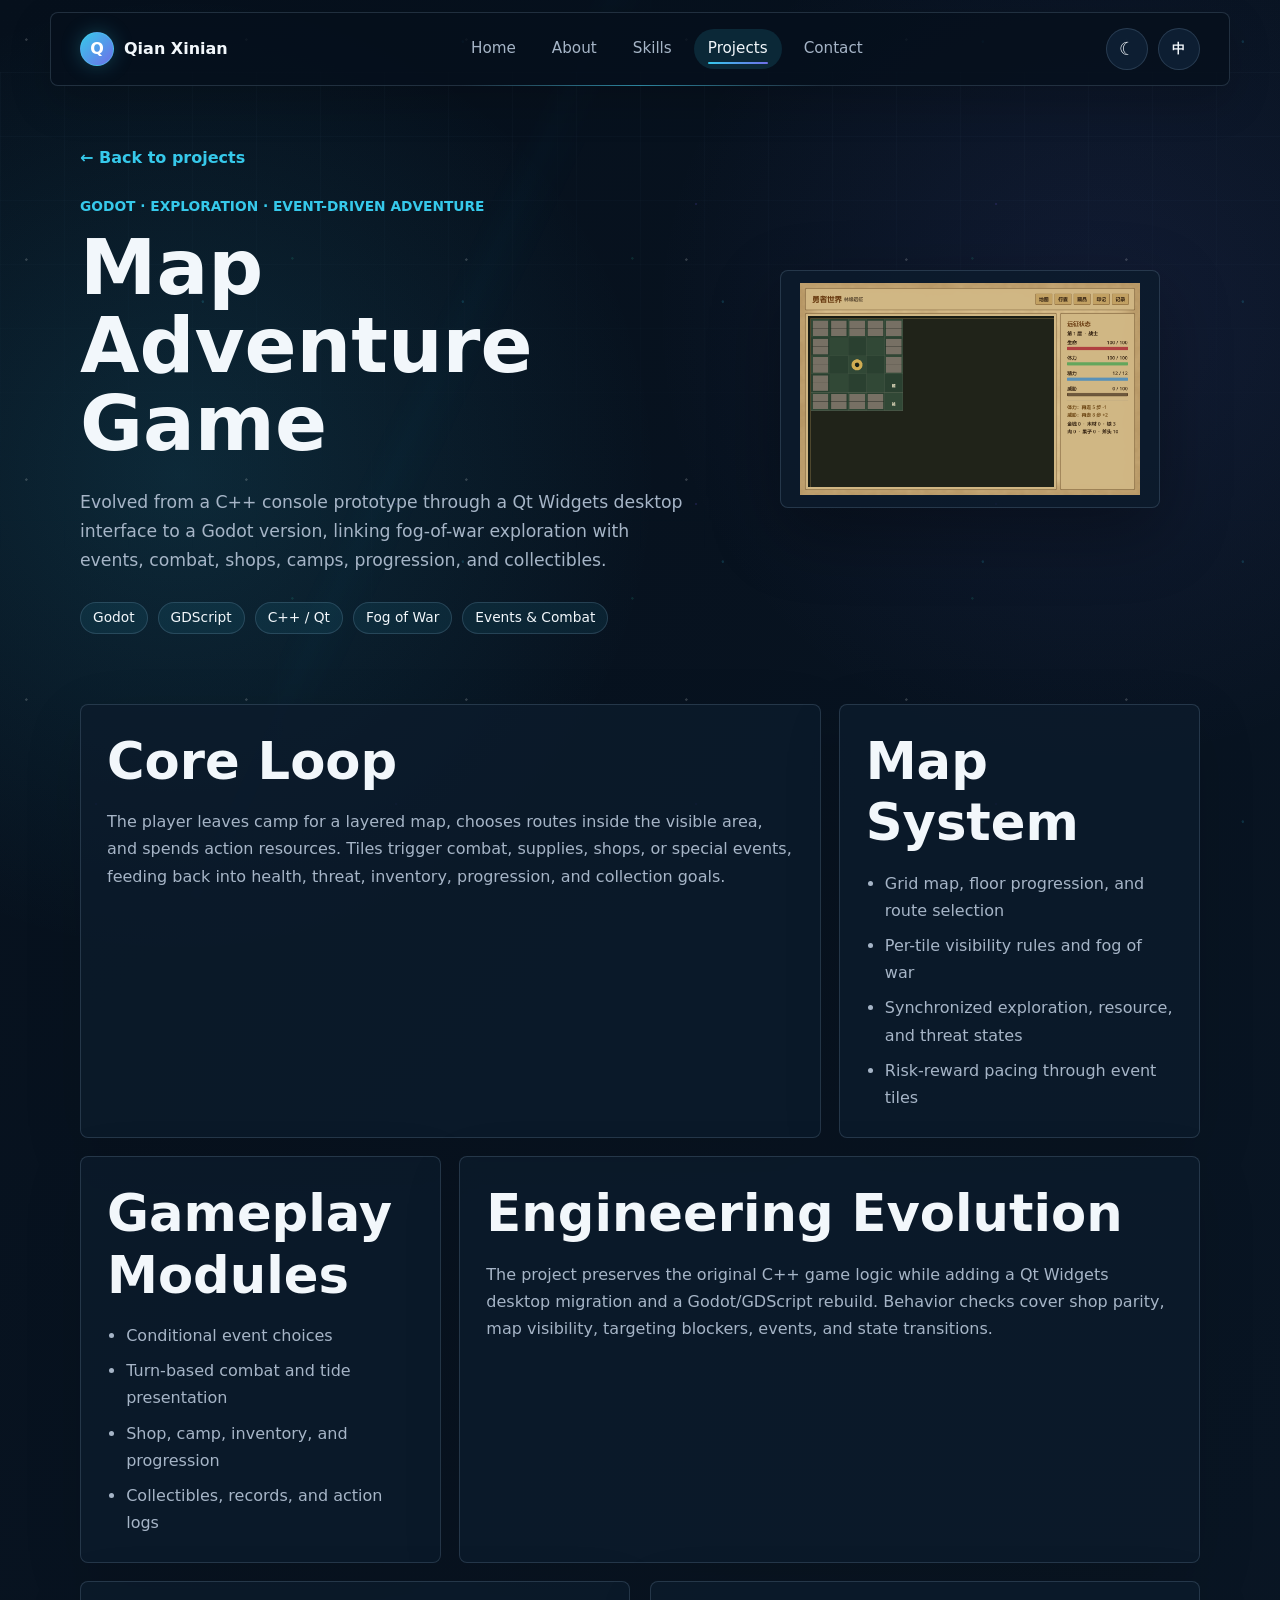
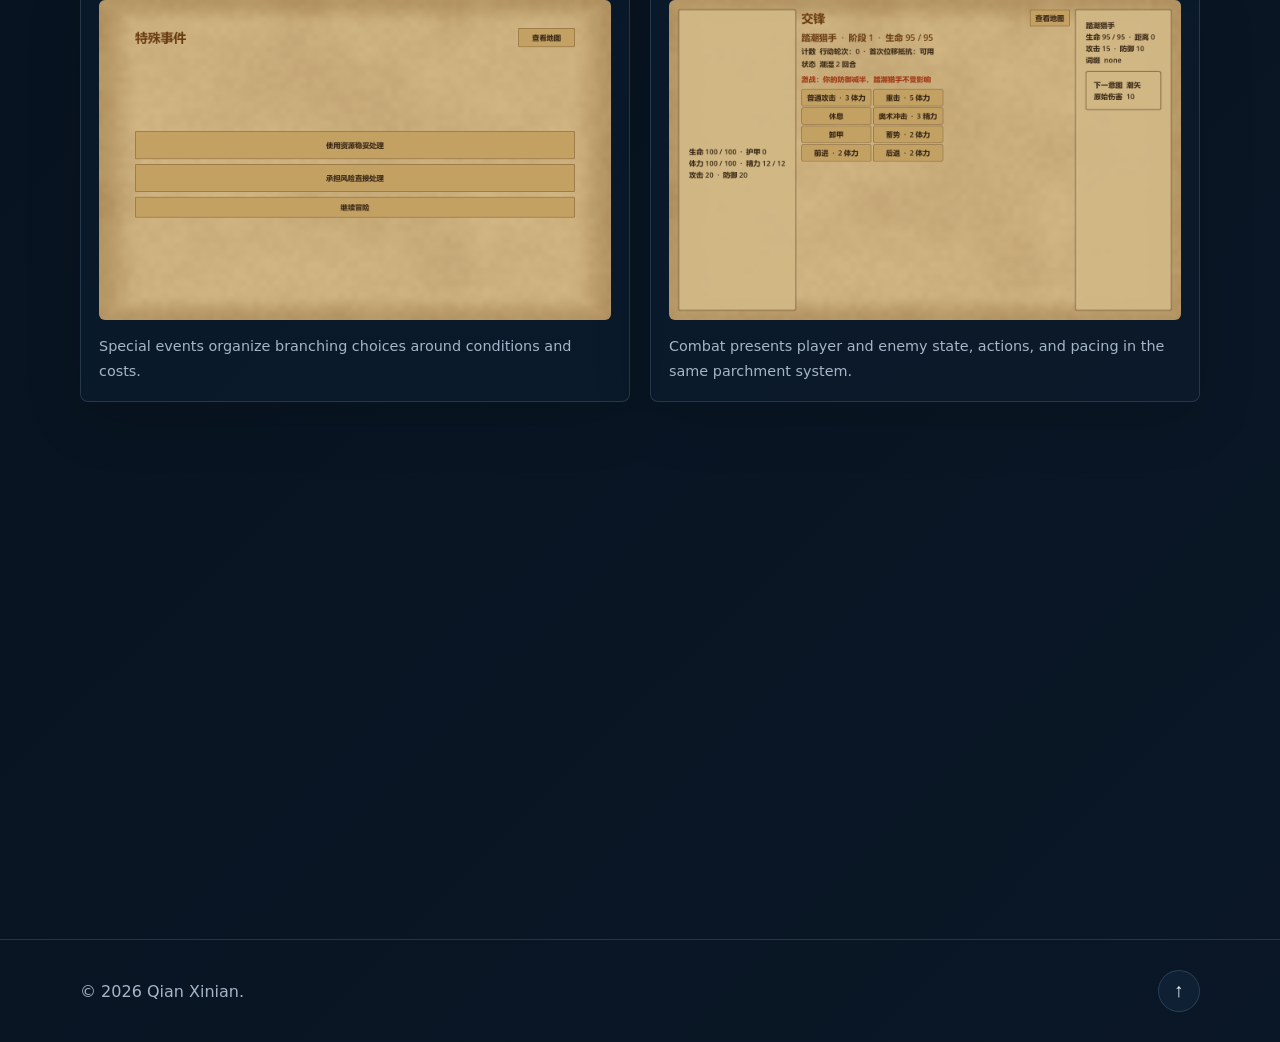
<file: en-project-map-adventure.html>
<!DOCTYPE html>
<html lang="en">
<head><meta charset="UTF-8"><meta name="viewport" content="width=device-width, initial-scale=1.0"><meta name="description" content="Map Adventure Game project by Qian Xinian"><title>Map Adventure Game | Qian Xinian</title><link rel="stylesheet" href="style.css?v=20260813-1"></head>
<body class="detail-page"><a class="skip-link" href="#main">Skip to main content</a><div class="scroll-progress" aria-hidden="true"></div>
  <header class="site-header" aria-label="Primary navigation"><nav class="navbar container"><a class="brand" href="en.html#home"><span class="brand-mark" aria-hidden="true">Q</span><span>Qian Xinian</span></a><div class="nav-actions"><button class="theme-toggle" type="button" aria-label="Toggle light mode"><span class="theme-icon" aria-hidden="true">☾</span></button><a class="language-switch" href="project-map-adventure.html" lang="zh-CN">中</a><button class="menu-toggle" type="button" aria-label="Open navigation menu" aria-expanded="false" aria-controls="primary-menu"><span></span><span></span><span></span></button></div><ul class="nav-menu" id="primary-menu"><li><a class="nav-link" href="en.html#home">Home</a></li><li><a class="nav-link" href="en.html#about">About</a></li><li><a class="nav-link" href="en.html#skills">Skills</a></li><li><a class="nav-link active" href="en.html#projects">Projects</a></li><li><a class="nav-link" href="en.html#contact">Contact</a></li></ul></nav></header>
  <main id="main" class="project-detail-main"><section class="detail-hero" aria-labelledby="detail-title"><div class="container detail-hero-grid"><div class="reveal"><a class="back-link" href="en.html#projects">← Back to projects</a><p class="detail-kicker">Godot · Exploration · Event-driven Adventure</p><h1 class="detail-title" id="detail-title">Map Adventure Game</h1><p class="detail-summary">Evolved from a C++ console prototype through a Qt Widgets desktop interface to a Godot version, linking fog-of-war exploration with events, combat, shops, camps, progression, and collectibles.</p><div class="detail-meta"><span>Godot</span><span>GDScript</span><span>C++ / Qt</span><span>Fog of War</span><span>Events &amp; Combat</span></div></div><figure class="detail-visual detail-visual-contain reveal"><img src="assets/map-adventure-map.png" alt="Real Godot map exploration interface"></figure></div></section>
    <section class="detail-content"><div class="container detail-grid"><article class="detail-panel wide reveal"><h2>Core Loop</h2><p>The player leaves camp for a layered map, chooses routes inside the visible area, and spends action resources. Tiles trigger combat, supplies, shops, or special events, feeding back into health, threat, inventory, progression, and collection goals.</p></article><article class="detail-panel reveal"><h2>Map System</h2><ul class="detail-list"><li>Grid map, floor progression, and route selection</li><li>Per-tile visibility rules and fog of war</li><li>Synchronized exploration, resource, and threat states</li><li>Risk-reward pacing through event tiles</li></ul></article><article class="detail-panel reveal"><h2>Gameplay Modules</h2><ul class="detail-list"><li>Conditional event choices</li><li>Turn-based combat and tide presentation</li><li>Shop, camp, inventory, and progression</li><li>Collectibles, records, and action logs</li></ul></article><article class="detail-panel wide reveal"><h2>Engineering Evolution</h2><p>The project preserves the original C++ game logic while adding a Qt Widgets desktop migration and a Godot/GDScript rebuild. Behavior checks cover shop parity, map visibility, targeting blockers, events, and state transitions.</p></article><div class="detail-gallery" aria-label="Real Map Adventure Game interfaces"><figure class="detail-panel detail-result-figure reveal"><a href="assets/map-adventure-event.png" target="_blank"><img src="assets/map-adventure-event.png" alt="Special event choice interface"></a><figcaption>Special events organize branching choices around conditions and costs.</figcaption></figure><figure class="detail-panel detail-result-figure reveal"><a href="assets/map-adventure-combat.png" target="_blank"><img src="assets/map-adventure-combat.png" alt="Combat interface"></a><figcaption>Combat presents player and enemy state, actions, and pacing in the same parchment system.</figcaption></figure><figure class="detail-panel detail-result-figure reveal"><a href="assets/map-adventure-collectibles.png" target="_blank"><img src="assets/map-adventure-collectibles.png" alt="Collectibles interface"></a><figcaption>Collectibles record discoveries and provide long-term progression goals.</figcaption></figure></div></div></section>
  </main><footer class="site-footer"><div class="container footer-inner"><p>© <span id="year"></span> Qian Xinian.</p><button class="back-to-top" type="button" aria-label="Back to top">↑</button></div></footer><script src="script.js?v=20260813-1"></script>
</body></html>
</file>
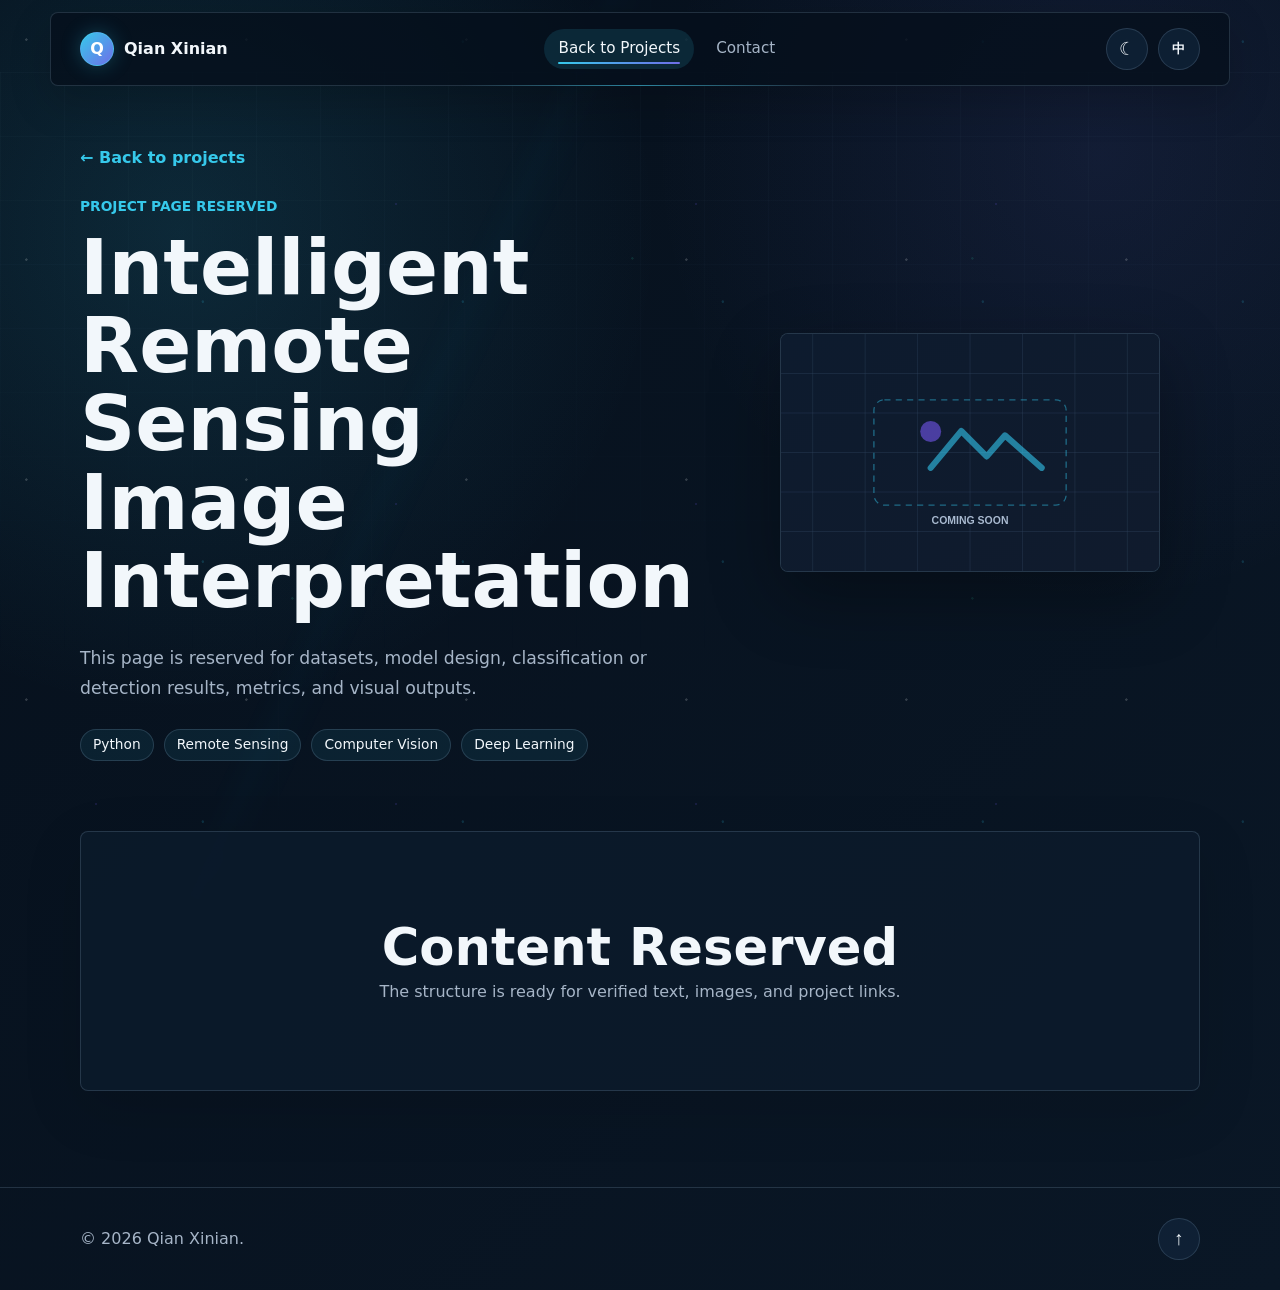
<file: en-project-rs-interpretation.html>
<!DOCTYPE html><html lang="en"><head><meta charset="UTF-8"><meta name="viewport" content="width=device-width, initial-scale=1.0"><title>Intelligent Remote Sensing Image Interpretation | Qian Xinian</title><link rel="stylesheet" href="style.css?v=20260813-1"></head><body class="detail-page"><a class="skip-link" href="#main">Skip to main content</a><div class="scroll-progress" aria-hidden="true"></div><header class="site-header"><nav class="navbar container"><a class="brand" href="en.html#projects"><span class="brand-mark" aria-hidden="true">Q</span><span>Qian Xinian</span></a><div class="nav-actions"><button class="theme-toggle" type="button" aria-label="Toggle theme"><span class="theme-icon" aria-hidden="true">☾</span></button><a class="language-switch" href="project-rs-interpretation.html" lang="zh-CN">中</a><button class="menu-toggle" type="button" aria-label="Open navigation menu" aria-expanded="false" aria-controls="primary-menu"><span></span><span></span><span></span></button></div><ul class="nav-menu" id="primary-menu"><li><a class="nav-link active" href="en.html#projects">Back to Projects</a></li><li><a class="nav-link" href="en.html#contact">Contact</a></li></ul></nav></header><main id="main" class="project-detail-main"><section class="detail-hero"><div class="container detail-hero-grid"><div class="reveal"><a class="back-link" href="en.html#projects">← Back to projects</a><p class="detail-kicker">Project Page Reserved</p><h1 class="detail-title">Intelligent Remote Sensing Image Interpretation</h1><p class="detail-summary">This page is reserved for datasets, model design, classification or detection results, metrics, and visual outputs.</p><div class="detail-meta"><span>Python</span><span>Remote Sensing</span><span>Computer Vision</span><span>Deep Learning</span></div></div><figure class="detail-visual reveal"><img src="assets/project-placeholder.svg" alt="Remote sensing interpretation project placeholder"></figure></div></section><section class="detail-content"><div class="container"><article class="detail-panel detail-placeholder reveal"><div><h2>Content Reserved</h2><p>The structure is ready for verified text, images, and project links.</p></div></article></div></section></main><footer class="site-footer"><div class="container footer-inner"><p>© <span id="year"></span> Qian Xinian.</p><button class="back-to-top" type="button" aria-label="Back to top">↑</button></div></footer><script src="script.js?v=20260813-1"></script></body></html>
</file>
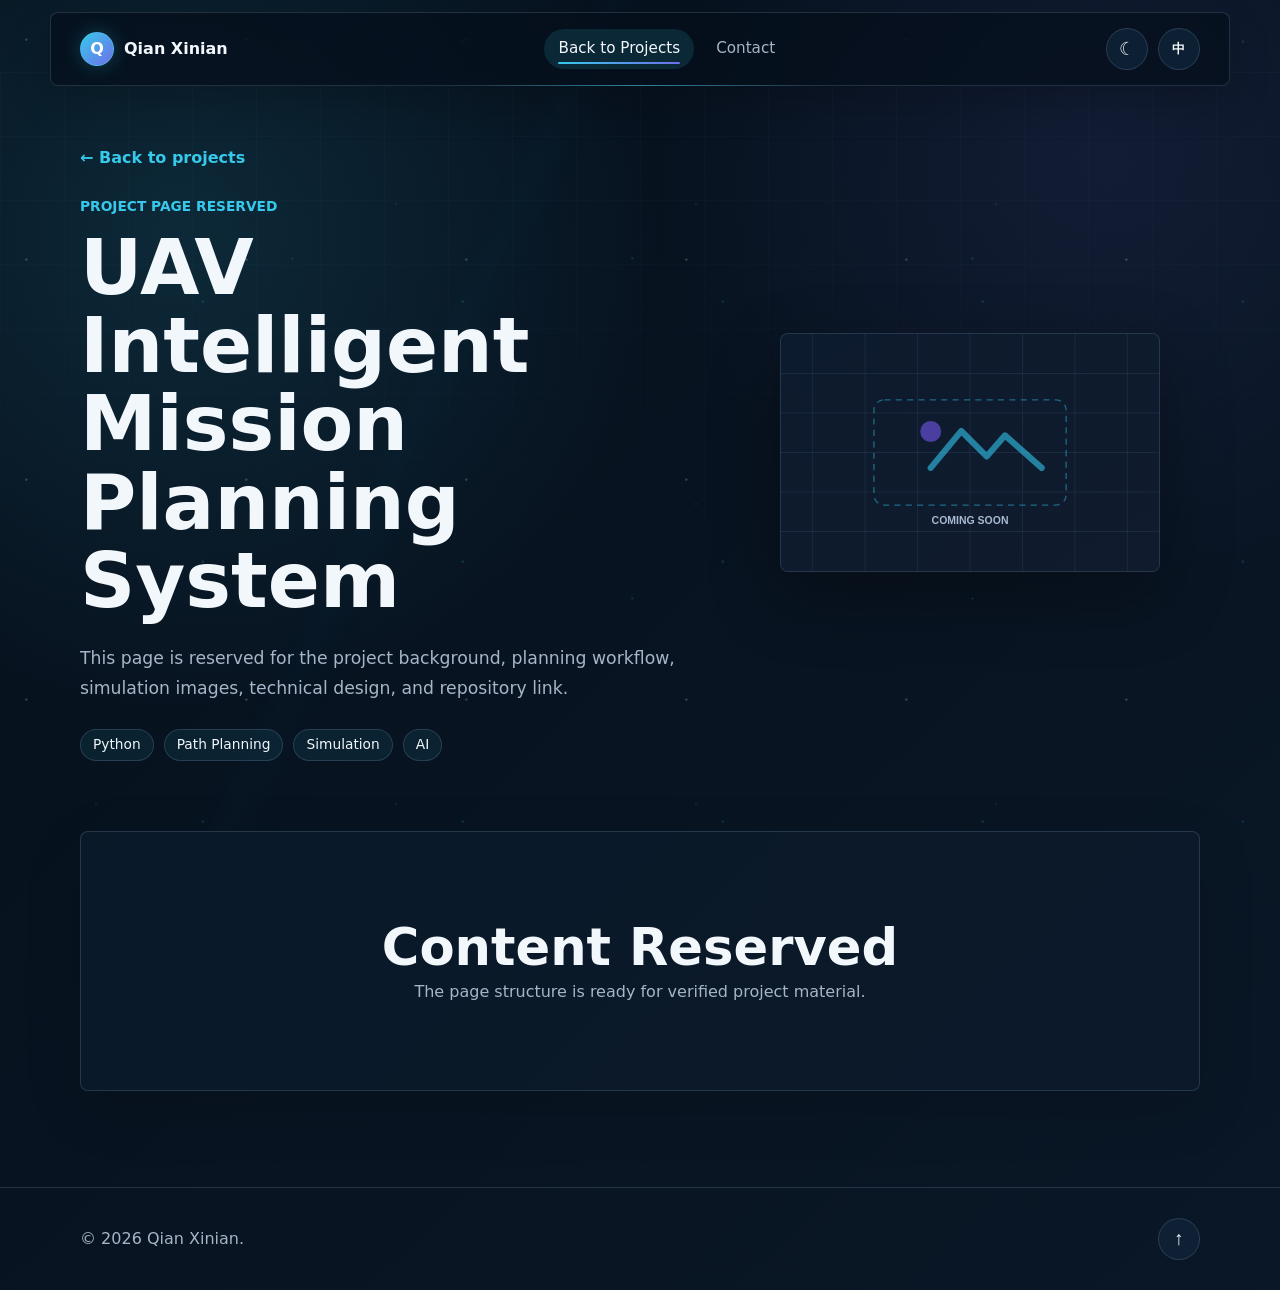
<file: en-project-uav.html>
<!DOCTYPE html><html lang="en"><head><meta charset="UTF-8"><meta name="viewport" content="width=device-width, initial-scale=1.0"><title>UAV Intelligent Mission Planning System | Qian Xinian</title><link rel="stylesheet" href="style.css?v=20260813-1"></head><body class="detail-page"><a class="skip-link" href="#main">Skip to main content</a><div class="scroll-progress" aria-hidden="true"></div><header class="site-header"><nav class="navbar container"><a class="brand" href="en.html#projects"><span class="brand-mark" aria-hidden="true">Q</span><span>Qian Xinian</span></a><div class="nav-actions"><button class="theme-toggle" type="button" aria-label="Toggle theme"><span class="theme-icon" aria-hidden="true">☾</span></button><a class="language-switch" href="project-uav.html" lang="zh-CN">中</a><button class="menu-toggle" type="button" aria-label="Open navigation menu" aria-expanded="false" aria-controls="primary-menu"><span></span><span></span><span></span></button></div><ul class="nav-menu" id="primary-menu"><li><a class="nav-link active" href="en.html#projects">Back to Projects</a></li><li><a class="nav-link" href="en.html#contact">Contact</a></li></ul></nav></header><main id="main" class="project-detail-main"><section class="detail-hero"><div class="container detail-hero-grid"><div class="reveal"><a class="back-link" href="en.html#projects">← Back to projects</a><p class="detail-kicker">Project Page Reserved</p><h1 class="detail-title">UAV Intelligent Mission Planning System</h1><p class="detail-summary">This page is reserved for the project background, planning workflow, simulation images, technical design, and repository link.</p><div class="detail-meta"><span>Python</span><span>Path Planning</span><span>Simulation</span><span>AI</span></div></div><figure class="detail-visual reveal"><img src="assets/project-placeholder.svg" alt="UAV mission planning project placeholder"></figure></div></section><section class="detail-content"><div class="container"><article class="detail-panel detail-placeholder reveal"><div><h2>Content Reserved</h2><p>The page structure is ready for verified project material.</p></div></article></div></section></main><footer class="site-footer"><div class="container footer-inner"><p>© <span id="year"></span> Qian Xinian.</p><button class="back-to-top" type="button" aria-label="Back to top">↑</button></div></footer><script src="script.js?v=20260813-1"></script></body></html>
</file>
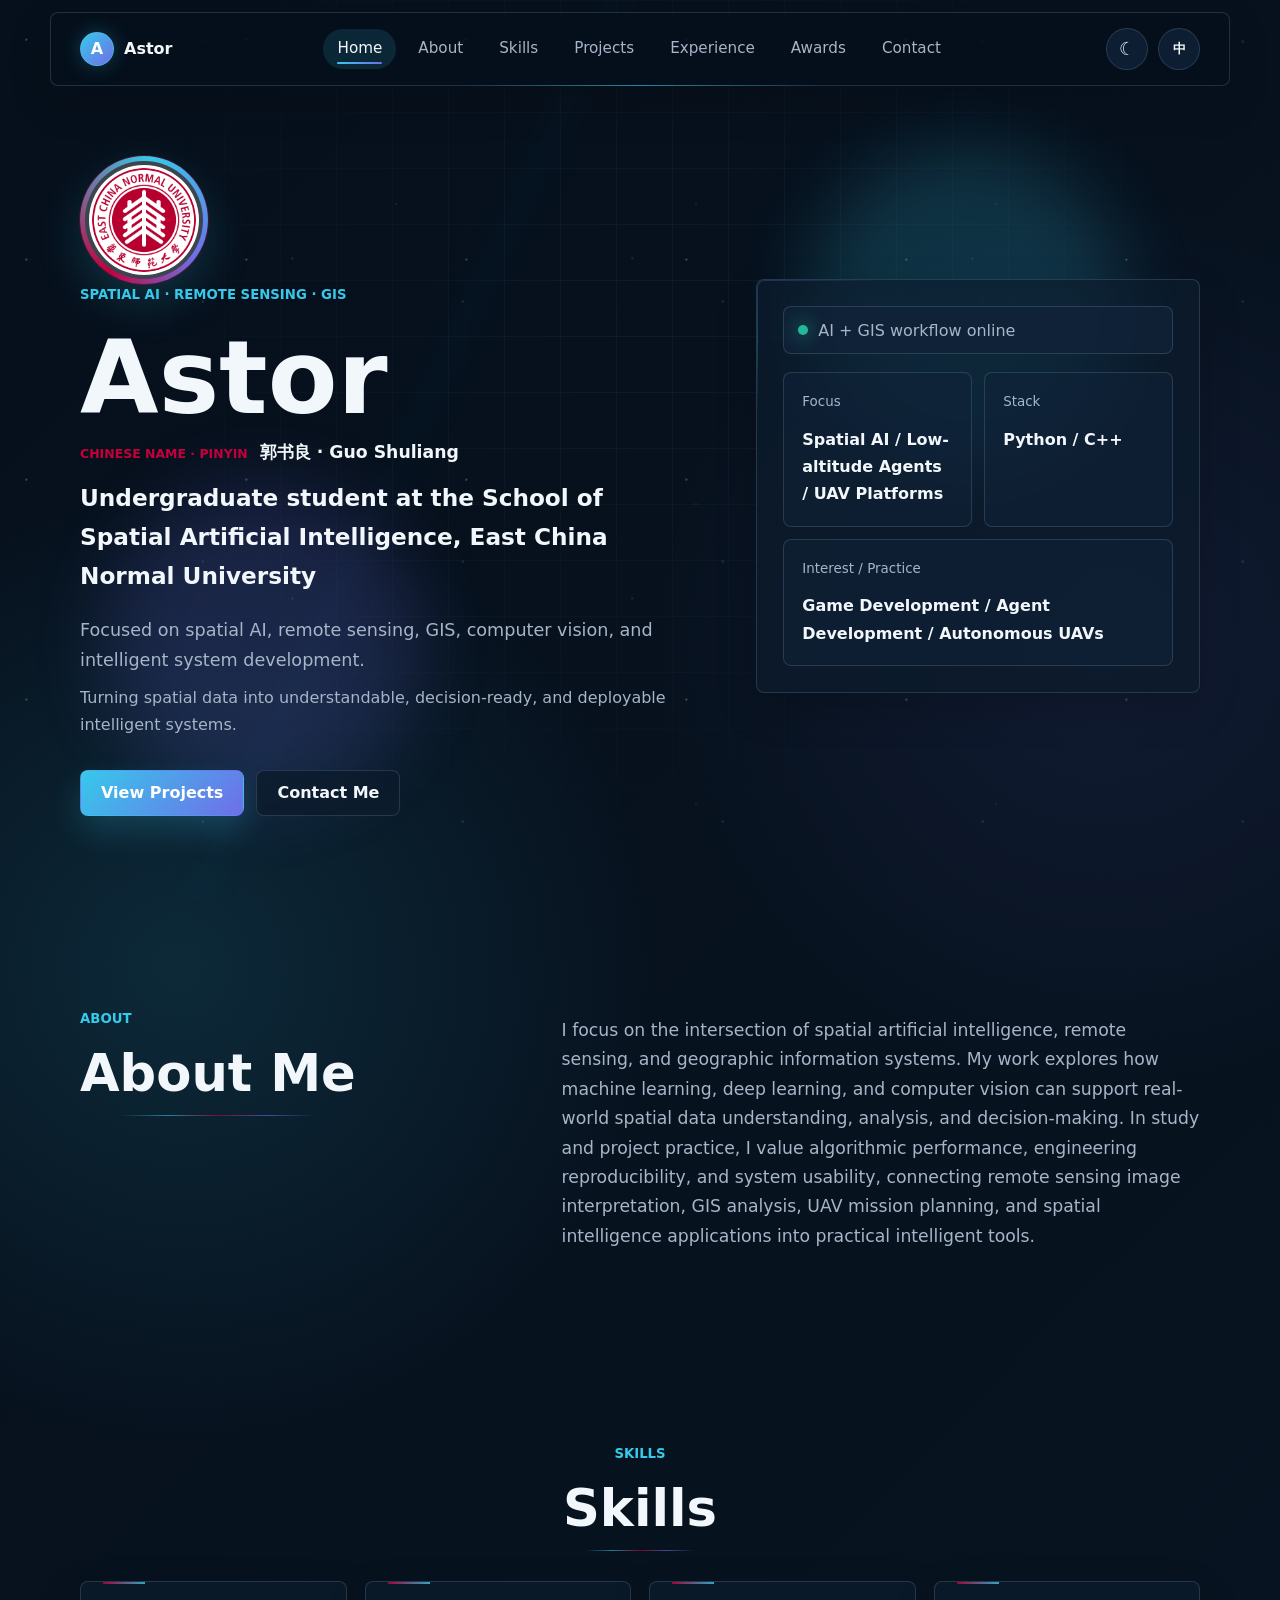
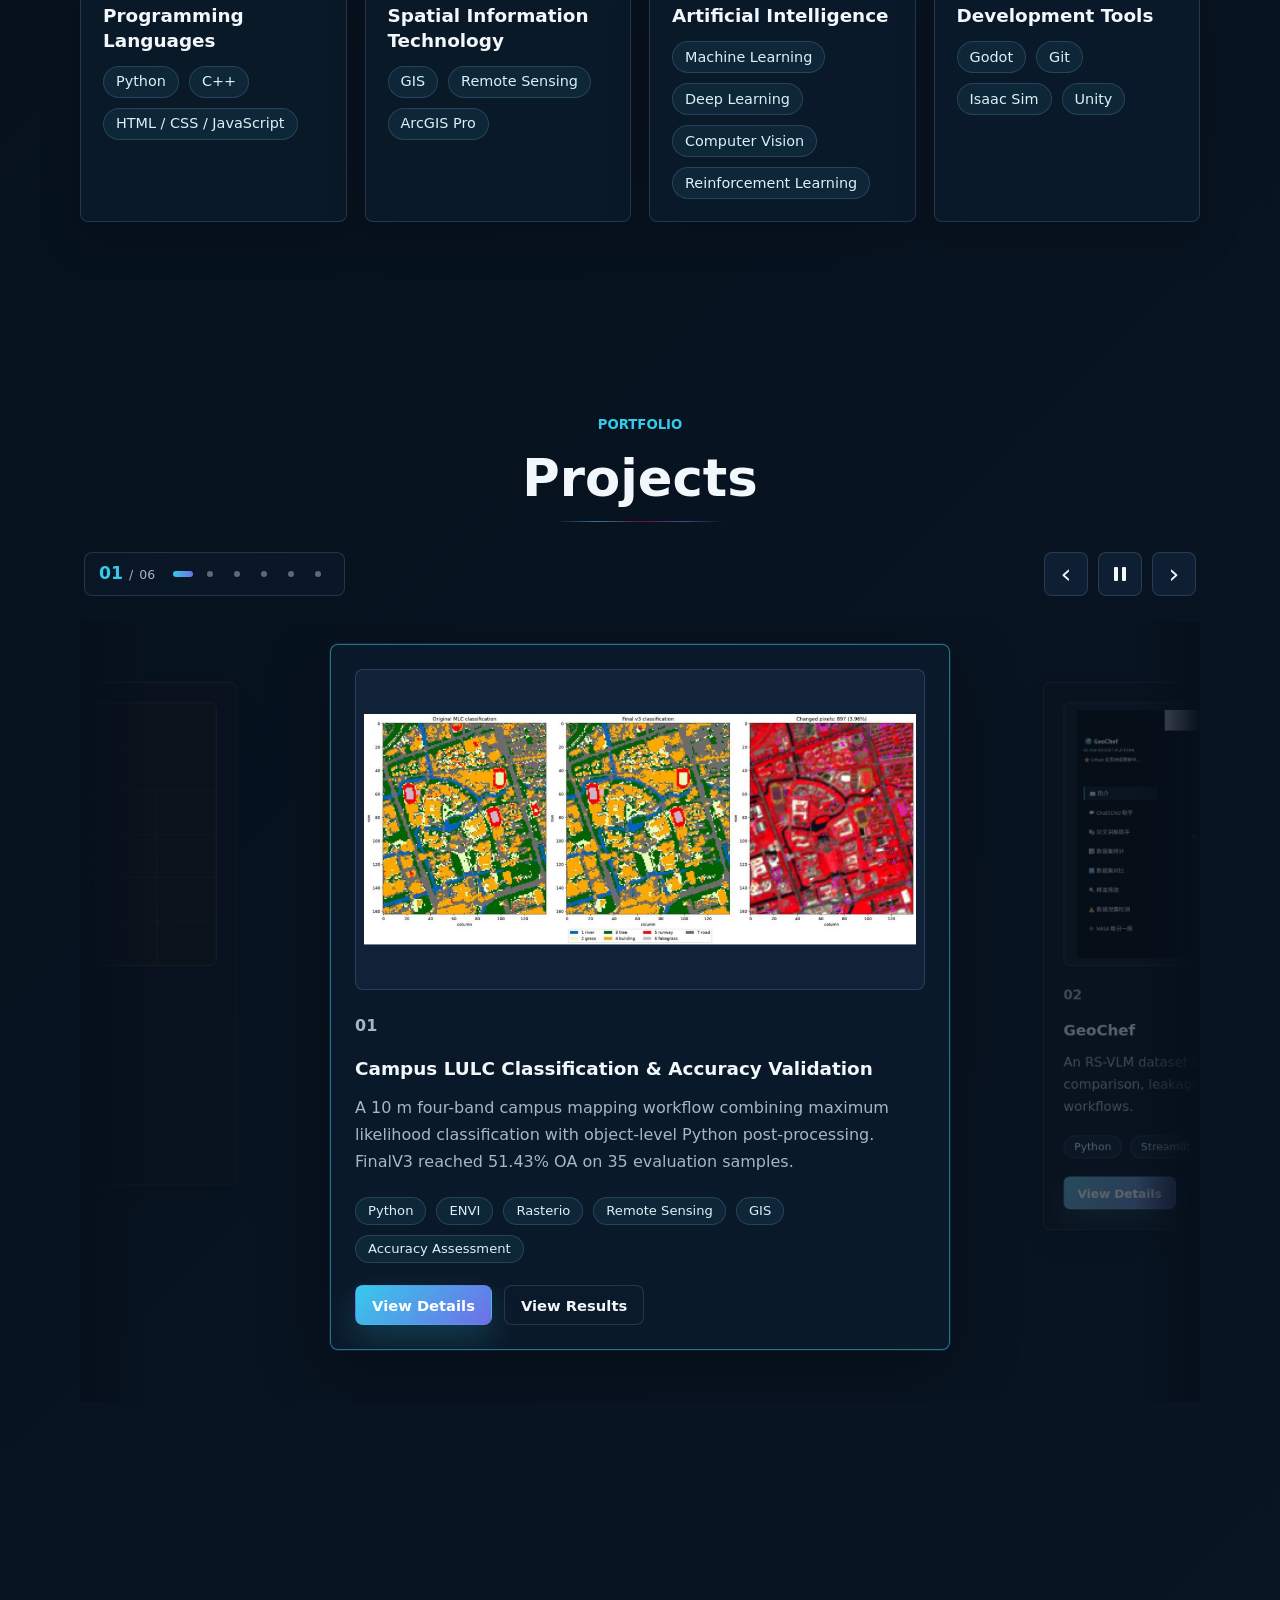
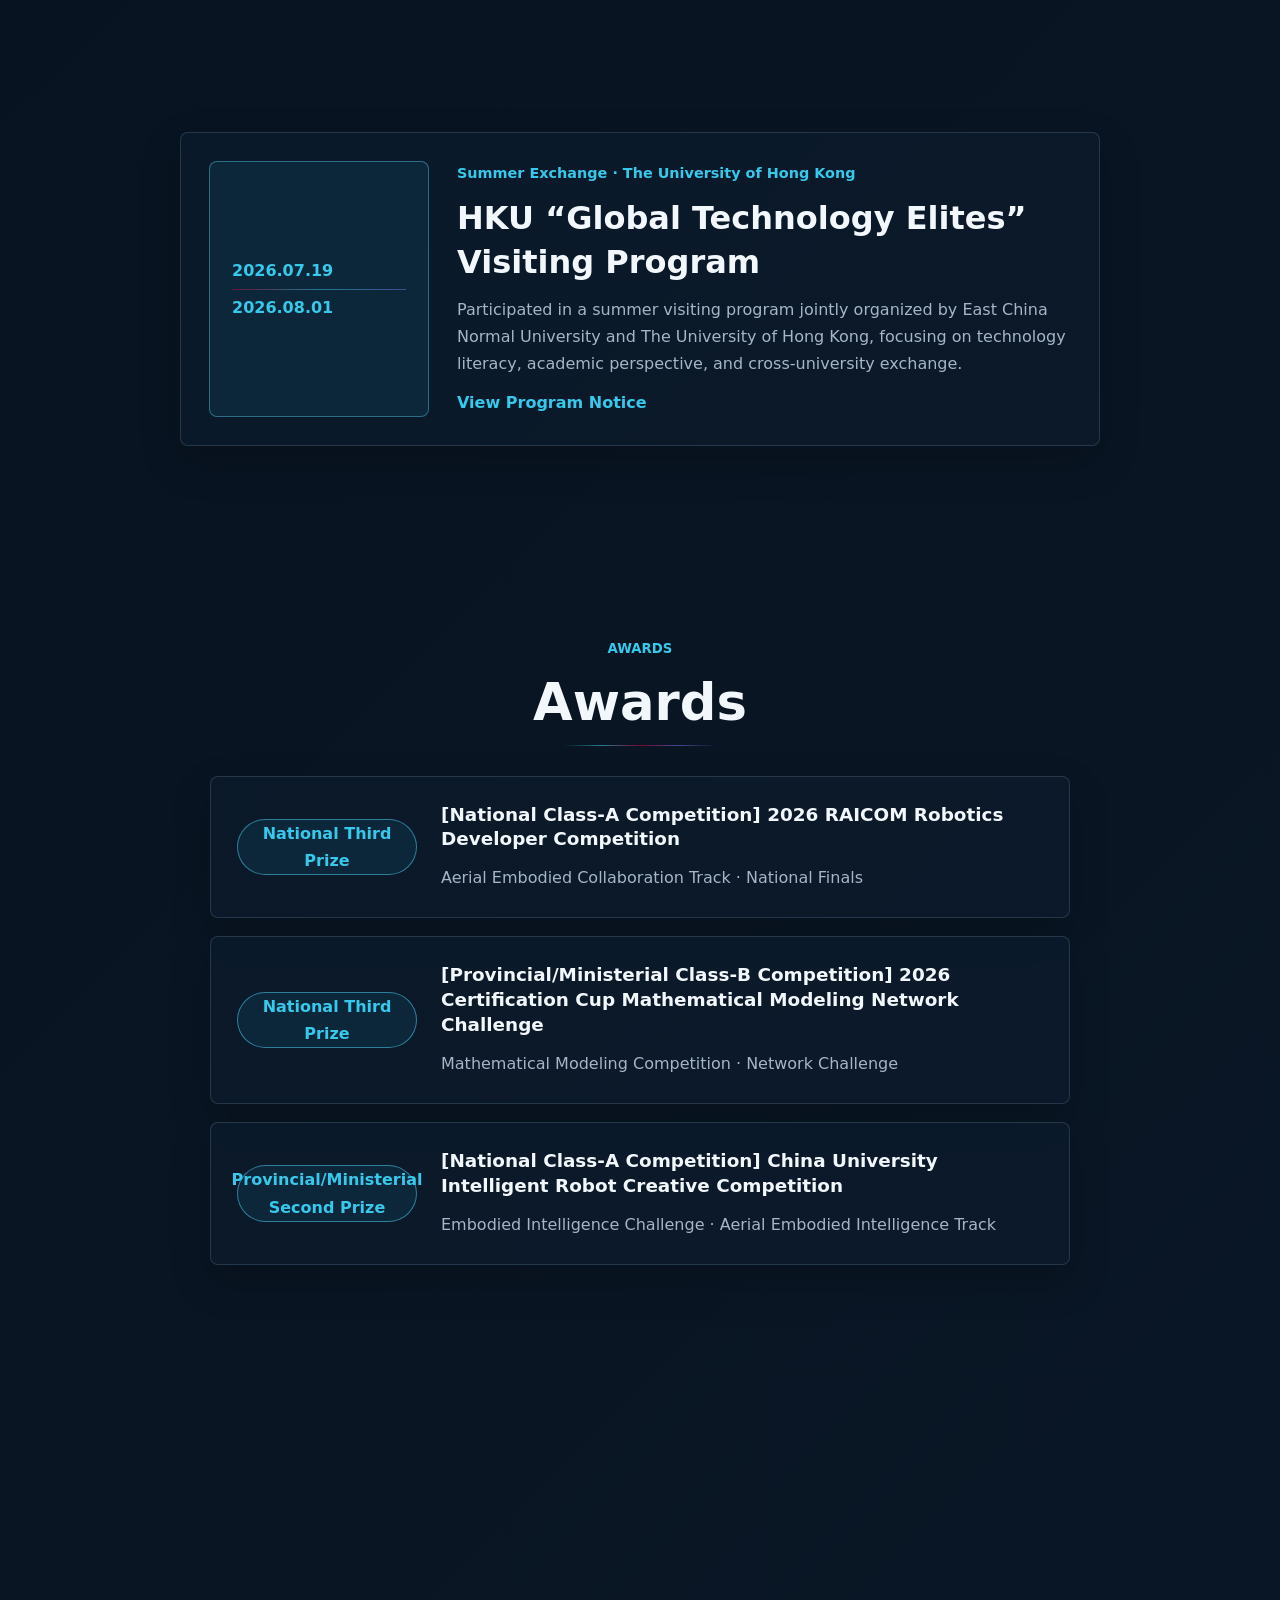
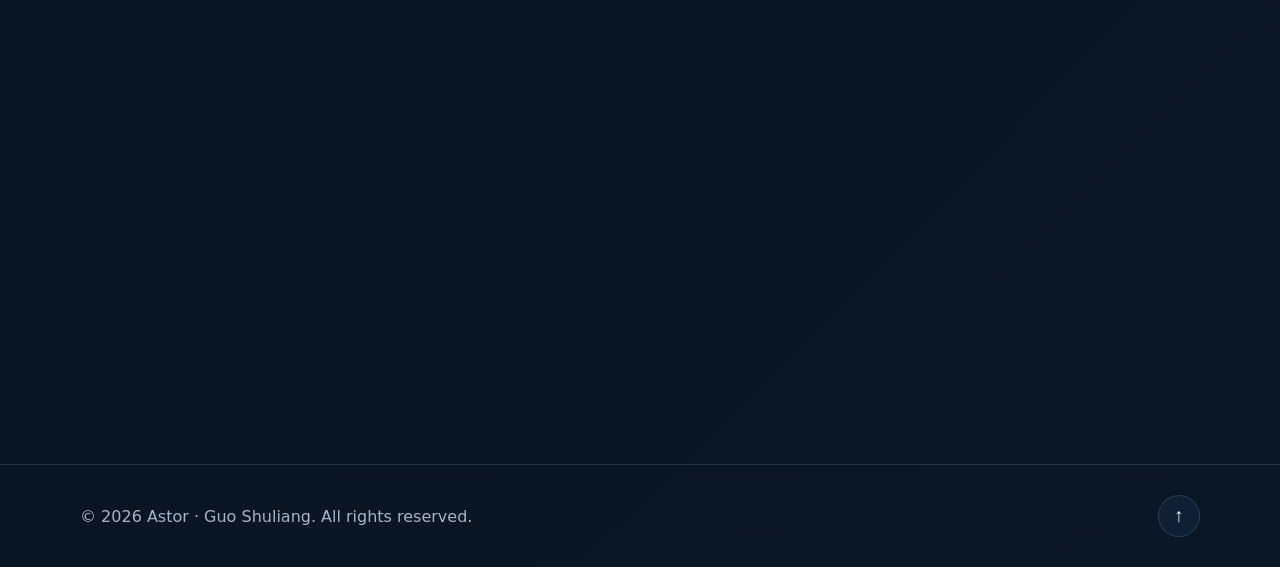
<file: en.html>
<!DOCTYPE html>
<html lang="en">
<head>
  <meta charset="UTF-8">
  <meta name="viewport" content="width=device-width, initial-scale=1.0">
  <meta name="description" content="Astor (Guo Shuliang) - Spatial AI portfolio and personal homepage">
  <title>Astor | Spatial AI Portfolio</title>
    <link rel="stylesheet" href="style.css?v=20260813-1">
</head>
<body>
  <a class="skip-link" href="#main">Skip to main content</a>
  <div class="scroll-progress" aria-hidden="true"></div>

  <header class="site-header" aria-label="Primary navigation">
    <nav class="navbar container">
      <a class="brand" href="#home" aria-label="Back to home">
        <span class="brand-mark" aria-hidden="true">A</span>
        <span>Astor</span>
      </a>

      <div class="nav-actions">
        <button class="theme-toggle" type="button" aria-label="Toggle light mode" title="Toggle theme">
          <span class="theme-icon" aria-hidden="true">☾</span>
        </button>
        <a class="language-switch" href="index.html" lang="zh-CN" aria-label="Switch to Chinese">中</a>
        <button class="menu-toggle" type="button" aria-label="Open navigation menu" aria-expanded="false" aria-controls="primary-menu">
          <span></span>
          <span></span>
          <span></span>
        </button>
      </div>

      <ul class="nav-menu" id="primary-menu">
        <li><a class="nav-link active" href="#home">Home</a></li>
        <li><a class="nav-link" href="#about">About</a></li>
        <li><a class="nav-link" href="#skills">Skills</a></li>
        <li><a class="nav-link" href="#projects">Projects</a></li>
        <li><a class="nav-link" href="#experience">Experience</a></li>
        <li><a class="nav-link" href="#awards">Awards</a></li>
        <li><a class="nav-link" href="#contact">Contact</a></li>
      </ul>
    </nav>
  </header>

  <main id="main">
    <section class="hero section" id="home" aria-labelledby="hero-title">
      <div class="hero-bg" aria-hidden="true">
        <span class="grid-layer"></span>
        <span class="orb orb-one"></span>
        <span class="orb orb-two"></span>
      </div>
      <div class="container hero-layout">
        <div class="hero-content reveal">
          <div class="avatar-wrap">
            <img class="avatar" src="assets/ecnu-emblem.png" alt="East China Normal University emblem">
          </div>
          <p class="eyebrow">Spatial AI · Remote Sensing · GIS</p>
          <h1 id="hero-title">Astor</h1>
          <p class="name-line"><span>Chinese name · Pinyin</span><strong>郭书良 · Guo Shuliang</strong></p>
          <p class="identity">Undergraduate student at the School of Spatial Artificial Intelligence, East China Normal University</p>
          <p class="hero-summary">Focused on spatial AI, remote sensing, GIS, computer vision, and intelligent system development.</p>
          <p class="signature">Turning spatial data into understandable, decision-ready, and deployable intelligent systems.</p>
          <div class="hero-buttons">
            <a class="btn btn-primary magnetic" href="#projects">View Projects</a>
            <a class="btn btn-secondary magnetic" href="#contact">Contact Me</a>
          </div>
        </div>

        <aside class="hero-panel reveal" aria-label="Capability overview">
          <div class="signal-card">
            <span class="signal-dot"></span>
            <span>AI + GIS workflow online</span>
          </div>
          <dl class="stat-grid">
            <div>
              <dt>Focus</dt>
              <dd>Spatial AI / Low-altitude Agents / UAV Platforms</dd>
            </div>
            <div>
              <dt>Stack</dt>
              <dd>Python / C++</dd>
            </div>
            <div>
              <dt>Interest / Practice</dt>
              <dd>Game Development / Agent Development / Autonomous UAVs</dd>
            </div>
          </dl>
        </aside>
      </div>
    </section>

    <section class="section" id="about" aria-labelledby="about-title">
      <div class="container section-grid">
        <div class="section-heading reveal">
          <p class="eyebrow">About</p>
          <h2 id="about-title">About Me</h2>
        </div>
        <div class="section-body reveal">
          <p>
            I focus on the intersection of spatial artificial intelligence, remote sensing, and geographic information systems. My work explores how machine learning, deep learning, and computer vision can support real-world spatial data understanding, analysis, and decision-making. In study and project practice, I value algorithmic performance, engineering reproducibility, and system usability, connecting remote sensing image interpretation, GIS analysis, UAV mission planning, and spatial intelligence applications into practical intelligent tools.
          </p>
        </div>
      </div>
    </section>

    <section class="section" id="skills" aria-labelledby="skills-title">
      <div class="container">
        <div class="section-heading centered reveal">
          <p class="eyebrow">Skills</p>
          <h2 id="skills-title">Skills</h2>
        </div>

        <div class="skills-grid">
          <article class="skill-card reveal">
            <h3>Programming Languages</h3>
            <div class="tag-list">
              <span>Python</span>
              <span>C++</span>
              <span>HTML / CSS / JavaScript</span>
            </div>
          </article>
          <article class="skill-card reveal">
            <h3>Spatial Information Technology</h3>
            <div class="tag-list">
              <span>GIS</span>
              <span>Remote Sensing</span>
              <span>ArcGIS Pro</span>
            </div>
          </article>
          <article class="skill-card reveal">
            <h3>Artificial Intelligence</h3>
            <div class="tag-list">
              <span>Machine Learning</span>
              <span>Deep Learning</span>
              <span>Computer Vision</span>
              <span>Reinforcement Learning</span>
            </div>
          </article>
          <article class="skill-card reveal">
            <h3>Development Tools</h3>
            <div class="tag-list">
              <span>Godot</span>
              <span>Git</span>
              <span>Isaac Sim</span>
              <span>Unity</span>
            </div>
          </article>
        </div>
      </div>
    </section>

    <section class="section" id="projects" aria-labelledby="projects-title">
      <div class="container">
        <div class="section-heading centered reveal">
          <p class="eyebrow">Portfolio</p>
          <h2 id="projects-title">Projects</h2>
        </div>

        <div class="carousel-head reveal">
          <div class="carousel-controls" aria-label="Project carousel controls">
            <button class="carousel-btn" type="button" data-carousel-prev aria-label="Previous projects">‹</button>
            <button class="carousel-btn" type="button" data-carousel-toggle aria-label="Pause project autoplay" aria-pressed="false" title="Pause autoplay"><span class="carousel-play-state" aria-hidden="true"></span></button>
            <button class="carousel-btn" type="button" data-carousel-next aria-label="Next projects">›</button>
          </div>
        </div>

        <div class="project-grid project-carousel" tabindex="0" aria-label="Horizontal project carousel">
          <article class="project-card reveal project-card-featured" data-hover="Campus LULC · accuracy validation">
            <img class="project-image project-image-contain" src="assets/lulc-classification-comparison.png" alt="Comparison of the original campus LULC classification, FinalV3 result, and changed pixels">
            <div><p class="project-index">01</p><h3>Campus LULC Classification &amp; Accuracy Validation</h3><p>A 10 m four-band campus mapping workflow combining maximum likelihood classification with object-level Python post-processing. FinalV3 reached 51.43% OA on 35 evaluation samples.</p></div>
            <div class="tag-list compact"><span>Python</span><span>ENVI</span><span>Rasterio</span><span>Remote Sensing</span><span>GIS</span><span>Accuracy Assessment</span></div>
            <div class="card-actions"><a class="btn btn-small btn-primary magnetic" href="en-project-lulc.html">View Details</a><a class="btn btn-small btn-ghost magnetic" href="en-project-lulc.html#results">View Results</a></div>
          </article>

          <article class="project-card reveal project-card-featured" data-hover="RS-VLM dataset intelligence">
            <img class="project-image project-image-contain" src="assets/geochef-home.png" alt="Real interface of the GeoChef RS-VLM dataset platform">
            <div><p class="project-index">02</p><h3>GeoChef</h3><p>An RS-VLM dataset intelligence platform combining precise filtering, comparison, leakage detection, statistics, and reusable MCP Skill workflows.</p></div>
            <div class="tag-list compact"><span>Python</span><span>Streamlit</span><span>MCP Skill</span><span>RS-VLM</span><span>Leakage Detection</span></div>
            <div class="card-actions"><a class="btn btn-small btn-primary magnetic" href="en-project-geochef.html">View Details</a><a class="btn btn-small btn-ghost magnetic" href="https://github.com/HUASHANGLIUSU/GeoChef-streamlitapp-v2.1" target="_blank" rel="noopener noreferrer">GitHub</a></div>
          </article>

          <article class="project-card reveal project-card-featured" data-hover="Map exploration · event-driven adventure">
            <img class="project-image project-image-contain" src="assets/map-adventure-map.png" alt="Real Godot map exploration interface of the Map Adventure Game">
            <div><p class="project-index">03</p><h3>Map Adventure Game</h3><p>Evolved from a C++ prototype through Qt Widgets to Godot, with fog of war, route choices, events, combat, progression, and collectibles.</p></div>
            <div class="tag-list compact"><span>Godot</span><span>GDScript</span><span>C++ / Qt</span><span>Map Exploration</span><span>Events &amp; Combat</span></div>
            <div class="card-actions"><a class="btn btn-small btn-primary magnetic" href="en-project-map-adventure.html">View Details</a><a class="btn btn-small btn-ghost magnetic is-disabled" href="en-project-map-adventure.html">Project Page</a></div>
          </article>

          <article class="project-card reveal project-card-empty" data-hover="Content reserved">
            <img class="project-image" src="assets/project-placeholder.svg" alt="Placeholder for the UAV mission planning project">
            <div><p class="project-index">04</p><h3>UAV Intelligent Mission Planning System</h3><p>Project details reserved for a future update.</p></div>
            <div class="tag-list compact"><span>Python</span><span>Path Planning</span><span>Simulation</span><span>AI</span></div>
            <div class="card-actions"><a class="btn btn-small btn-primary" href="en-project-uav.html">View Details</a><a class="btn btn-small btn-ghost is-disabled" href="en-project-uav.html">Reserved</a></div>
          </article>

          <article class="project-card reveal project-card-empty" data-hover="Content reserved">
            <img class="project-image" src="assets/project-placeholder.svg" alt="Placeholder for the remote sensing interpretation project">
            <div><p class="project-index">05</p><h3>Intelligent Remote Sensing Image Interpretation</h3><p>Project details reserved for a future update.</p></div>
            <div class="tag-list compact"><span>Python</span><span>Remote Sensing</span><span>Computer Vision</span><span>Deep Learning</span></div>
            <div class="card-actions"><a class="btn btn-small btn-primary" href="en-project-rs-interpretation.html">View Details</a><a class="btn btn-small btn-ghost is-disabled" href="en-project-rs-interpretation.html">Reserved</a></div>
          </article>

          <article class="project-card reveal project-card-empty" data-hover="Content reserved">
            <img class="project-image" src="assets/project-placeholder.svg" alt="Placeholder for the Card Checkers Game">
            <div><p class="project-index">06</p><h3>Card Checkers Game</h3><p>Project details reserved for a future update.</p></div>
            <div class="tag-list compact"><span>Godot</span><span>GDScript</span><span>Game Design</span></div>
            <div class="card-actions"><a class="btn btn-small btn-primary" href="en-project-card-checkers.html">View Details</a><a class="btn btn-small btn-ghost is-disabled" href="en-project-card-checkers.html">Reserved</a></div>
          </article>
        </div>
      </div>
    </section>

    <section class="section" id="experience" aria-labelledby="experience-title">
      <div class="container">
        <div class="section-heading centered reveal">
          <p class="eyebrow">Experience</p>
          <h2 id="experience-title">Exchange Experience</h2>
        </div>

        <article class="experience-card reveal">
          <div class="experience-date">
            <span>2026.07.19</span>
            <span>2026.08.01</span>
          </div>
          <div class="experience-content">
            <p class="experience-label">Summer Exchange · The University of Hong Kong</p>
            <h3>HKU “Global Technology Elites” Visiting Program</h3>
            <p>Participated in a summer visiting program jointly organized by East China Normal University and The University of Hong Kong, focusing on technology literacy, academic perspective, and cross-university exchange.</p>
            <a class="experience-link" href="http://www.jiaoliu.ecnu.edu.cn/7a/13/c11184a752147/page.htm" target="_blank" rel="noopener noreferrer">View Program Notice</a>
          </div>
        </article>
      </div>
    </section>

    <section class="section" id="awards" aria-labelledby="awards-title">
      <div class="container">
        <div class="section-heading centered reveal">
          <p class="eyebrow">Awards</p>
          <h2 id="awards-title">Awards</h2>
        </div>

        <div class="awards-list">
          <article class="award-card reveal">
            <div class="award-badge">National Third Prize</div>
            <div>
              <h3>[National Class-A Competition] 2026 RAICOM Robotics Developer Competition</h3>
              <p>Aerial Embodied Collaboration Track · National Finals</p>
            </div>
          </article>

          <article class="award-card reveal">
            <div class="award-badge">National Third Prize</div>
            <div>
              <h3>[Provincial/Ministerial Class-B Competition] 2026 Certification Cup Mathematical Modeling Network Challenge</h3>
              <p>Mathematical Modeling Competition · Network Challenge</p>
            </div>
          </article>

          <article class="award-card reveal">
            <div class="award-badge">Provincial/Ministerial Second Prize</div>
            <div>
              <h3>[National Class-A Competition] China University Intelligent Robot Creative Competition</h3>
              <p>Embodied Intelligence Challenge · Aerial Embodied Intelligence Track</p>
            </div>
          </article>

          <article class="award-card reveal">
            <div class="award-badge">University Third Prize</div>
            <div>
              <h3>The 3rd ECNU Digital Literacy and AI Innovation Application Competition</h3>
              <p>Related projects:
                <a href="https://github.com/HUASHANGLIUSU/GeoChef-streamlitapp-v2.1" target="_blank" rel="noopener noreferrer">GeoChef-streamlitapp-v2.1</a>
                /
                <a href="https://github.com/HUASHANGLIUSU/geochef-skill" target="_blank" rel="noopener noreferrer">geochef-skill</a>
              </p>
            </div>
          </article>
        </div>
      </div>
    </section>

    <section class="section" id="contact" aria-labelledby="contact-title">
      <div class="container contact-layout">
        <div class="section-heading reveal">
          <p class="eyebrow">Contact</p>
          <h2 id="contact-title">Contact</h2>
          <p class="contact-lead">Open to discussions on spatial intelligence, remote sensing algorithms, GIS engineering, and lightweight game development.</p>
        </div>

        <div class="contact-card reveal">
          <ul class="contact-list">
            <li>
              <span>Email</span>
              <a id="email-link" href="mailto:10251510463@stu.ecnu.edu.cn">10251510463@stu.ecnu.edu.cn</a>
            </li>
            <li>
              <span>GitHub</span>
              <a href="https://github.com/HUASHANGLIUSU" target="_blank" rel="noopener noreferrer">github.com/HUASHANGLIUSU</a>
            </li>
            <li>
              <span>Homepage</span>
              <a href="https://HUASHANGLIUSU.github.io/" target="_blank" rel="noopener noreferrer">HUASHANGLIUSU.github.io</a>
            </li>
          </ul>
          <button class="btn btn-primary copy-email" type="button" data-email="10251510463@stu.ecnu.edu.cn">Copy Email</button>
          <p class="copy-status" role="status" aria-live="polite"></p>
        </div>
      </div>
    </section>
  </main>

  <footer class="site-footer">
    <div class="container footer-inner">
      <p>© <span id="year"></span> Astor · Guo Shuliang. All rights reserved.</p>
      <button class="back-to-top" type="button" aria-label="Back to top">↑</button>
    </div>
  </footer>

    <script src="script.js?v=20260813-1"></script>
</body>
</html>
</file>
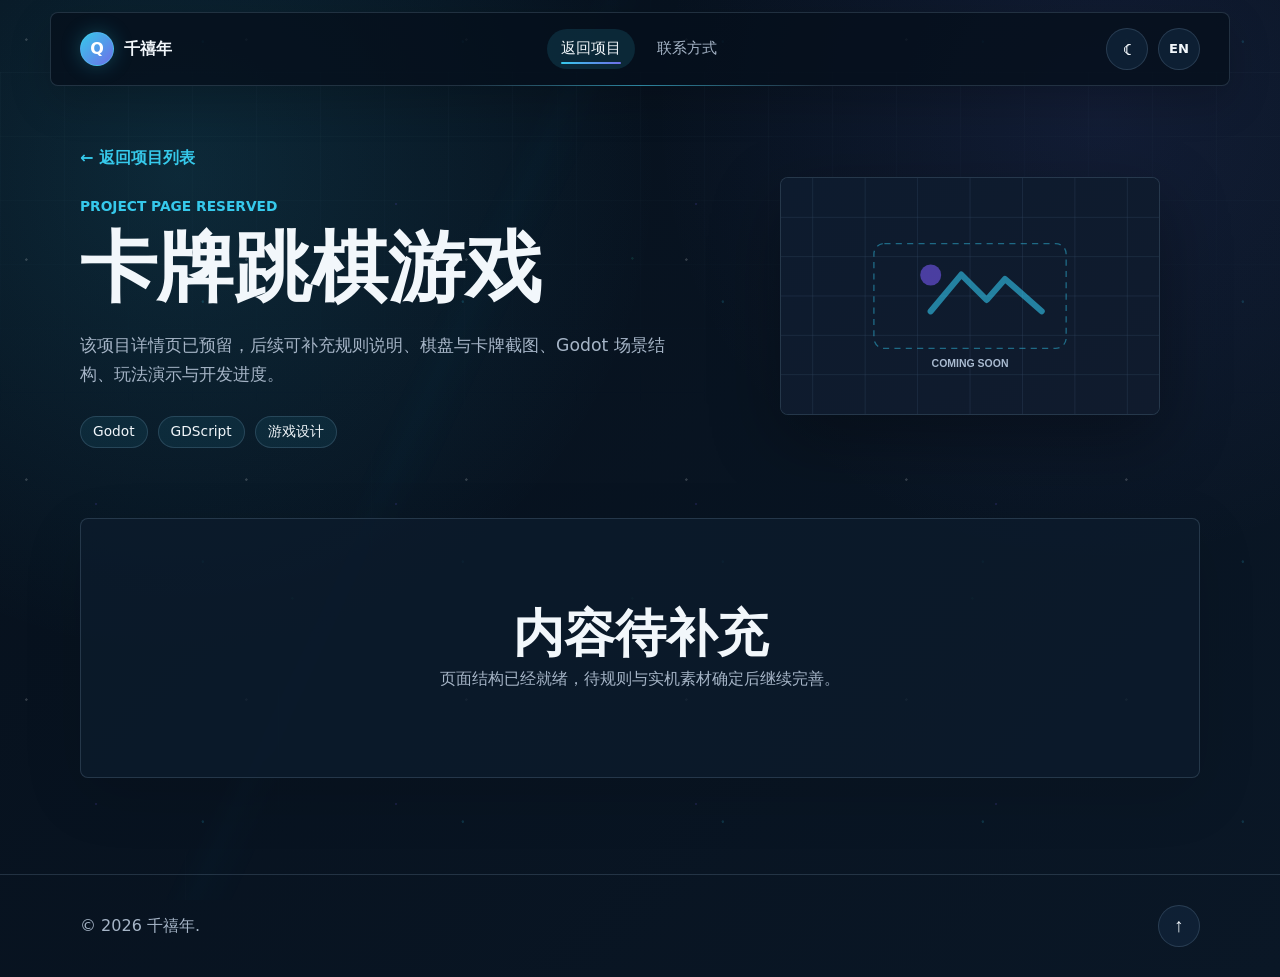
<file: project-card-checkers.html>
<!DOCTYPE html>
<html lang="zh-CN">
<head><meta charset="UTF-8"><meta name="viewport" content="width=device-width, initial-scale=1.0"><meta name="description" content="卡牌跳棋游戏项目预留页"><title>卡牌跳棋游戏 | 千禧年</title><link rel="stylesheet" href="style.css?v=20260813-1"></head>
<body class="detail-page">
  <a class="skip-link" href="#main">跳转到主要内容</a><div class="scroll-progress" aria-hidden="true"></div>
  <header class="site-header"><nav class="navbar container"><a class="brand" href="index.html#projects"><span class="brand-mark" aria-hidden="true">Q</span><span>千禧年</span></a><div class="nav-actions"><button class="theme-toggle" type="button" aria-label="切换主题"><span class="theme-icon" aria-hidden="true">☾</span></button><a class="language-switch" href="en-project-card-checkers.html" lang="en">EN</a><button class="menu-toggle" type="button" aria-label="打开导航菜单" aria-expanded="false" aria-controls="primary-menu"><span></span><span></span><span></span></button></div><ul class="nav-menu" id="primary-menu"><li><a class="nav-link active" href="index.html#projects">返回项目</a></li><li><a class="nav-link" href="index.html#contact">联系方式</a></li></ul></nav></header>
  <main id="main" class="project-detail-main"><section class="detail-hero"><div class="container detail-hero-grid"><div class="reveal"><a class="back-link" href="index.html#projects">← 返回项目列表</a><p class="detail-kicker">Project Page Reserved</p><h1 class="detail-title">卡牌跳棋游戏</h1><p class="detail-summary">该项目详情页已预留，后续可补充规则说明、棋盘与卡牌截图、Godot 场景结构、玩法演示与开发进度。</p><div class="detail-meta"><span>Godot</span><span>GDScript</span><span>游戏设计</span></div></div><figure class="detail-visual reveal"><img src="assets/project-placeholder.svg" alt="卡牌跳棋游戏图片占位"></figure></div></section><section class="detail-content"><div class="container"><article class="detail-panel detail-placeholder reveal"><div><h2>内容待补充</h2><p>页面结构已经就绪，待规则与实机素材确定后继续完善。</p></div></article></div></section></main>
  <footer class="site-footer"><div class="container footer-inner"><p>© <span id="year"></span> 千禧年.</p><button class="back-to-top" type="button" aria-label="返回顶部">↑</button></div></footer><script src="script.js?v=20260813-1"></script>
</body></html>
</file>
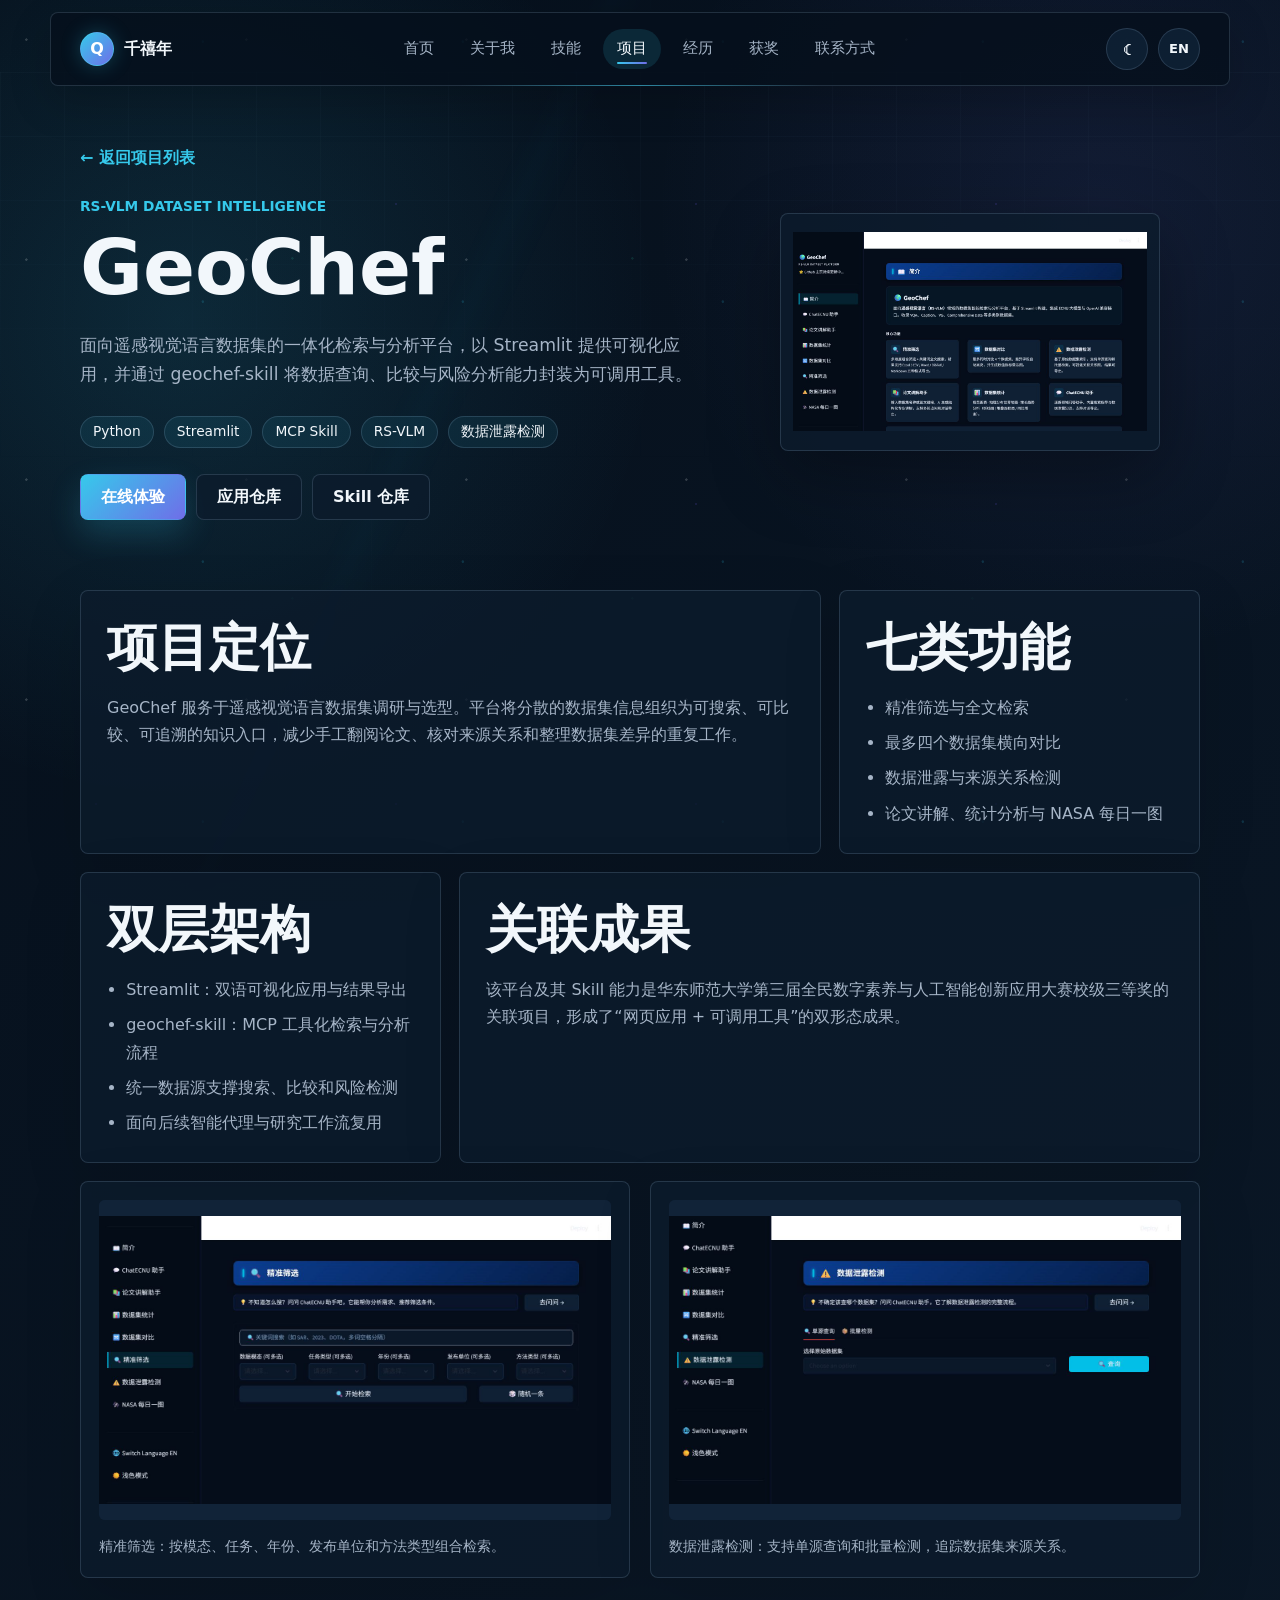
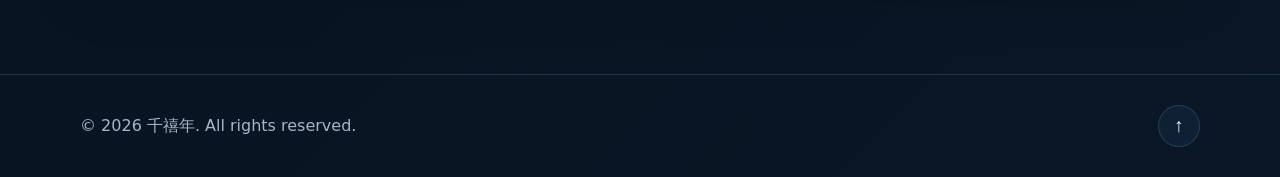
<file: project-geochef.html>
<!DOCTYPE html>
<html lang="zh-CN">
<head>
  <meta charset="UTF-8"><meta name="viewport" content="width=device-width, initial-scale=1.0">
  <meta name="description" content="千禧年 GeoChef 遥感视觉语言数据集智能平台项目简介">
  <title>GeoChef | 千禧年</title><link rel="stylesheet" href="style.css?v=20260813-1">
</head>
<body class="detail-page">
  <a class="skip-link" href="#main">跳转到主要内容</a><div class="scroll-progress" aria-hidden="true"></div>
  <header class="site-header" aria-label="顶部导航"><nav class="navbar container">
    <a class="brand" href="index.html#home"><span class="brand-mark" aria-hidden="true">Q</span><span>千禧年</span></a>
    <div class="nav-actions"><button class="theme-toggle" type="button" aria-label="切换浅色模式" title="切换主题"><span class="theme-icon" aria-hidden="true">☾</span></button><a class="language-switch" href="en-project-geochef.html" lang="en">EN</a><button class="menu-toggle" type="button" aria-label="打开导航菜单" aria-expanded="false" aria-controls="primary-menu"><span></span><span></span><span></span></button></div>
    <ul class="nav-menu" id="primary-menu"><li><a class="nav-link" href="index.html#home">首页</a></li><li><a class="nav-link" href="index.html#about">关于我</a></li><li><a class="nav-link" href="index.html#skills">技能</a></li><li><a class="nav-link active" href="index.html#projects">项目</a></li><li><a class="nav-link" href="index.html#experience">经历</a></li><li><a class="nav-link" href="index.html#awards">获奖</a></li><li><a class="nav-link" href="index.html#contact">联系方式</a></li></ul>
  </nav></header>
  <main id="main" class="project-detail-main">
    <section class="detail-hero" aria-labelledby="detail-title"><div class="container detail-hero-grid">
      <div class="reveal"><a class="back-link" href="index.html#projects">← 返回项目列表</a><p class="detail-kicker">RS-VLM Dataset Intelligence</p><h1 class="detail-title" id="detail-title">GeoChef</h1><p class="detail-summary">面向遥感视觉语言数据集的一体化检索与分析平台，以 Streamlit 提供可视化应用，并通过 geochef-skill 将数据查询、比较与风险分析能力封装为可调用工具。</p><div class="detail-meta"><span>Python</span><span>Streamlit</span><span>MCP Skill</span><span>RS-VLM</span><span>数据泄露检测</span></div><div class="detail-actions"><a class="btn btn-primary magnetic" href="https://geochef-v2-1.streamlit.app/" target="_blank" rel="noopener noreferrer">在线体验</a><a class="btn btn-secondary magnetic" href="https://github.com/HUASHANGLIUSU/GeoChef-streamlitapp-v2.1" target="_blank" rel="noopener noreferrer">应用仓库</a><a class="btn btn-secondary magnetic" href="https://github.com/HUASHANGLIUSU/geochef-skill" target="_blank" rel="noopener noreferrer">Skill 仓库</a></div></div>
      <figure class="detail-visual detail-visual-contain reveal"><img src="assets/geochef-home.png" alt="GeoChef 简介页真实运行界面"></figure>
    </div></section>
    <section class="detail-content" aria-label="项目详情"><div class="container detail-grid">
      <article class="detail-panel wide reveal"><h2>项目定位</h2><p>GeoChef 服务于遥感视觉语言数据集调研与选型。平台将分散的数据集信息组织为可搜索、可比较、可追溯的知识入口，减少手工翻阅论文、核对来源关系和整理数据集差异的重复工作。</p></article>
      <article class="detail-panel reveal"><h2>七类功能</h2><ul class="detail-list"><li>精准筛选与全文检索</li><li>最多四个数据集横向对比</li><li>数据泄露与来源关系检测</li><li>论文讲解、统计分析与 NASA 每日一图</li></ul></article>
      <article class="detail-panel reveal"><h2>双层架构</h2><ul class="detail-list"><li>Streamlit：双语可视化应用与结果导出</li><li>geochef-skill：MCP 工具化检索与分析流程</li><li>统一数据源支撑搜索、比较和风险检测</li><li>面向后续智能代理与研究工作流复用</li></ul></article>
      <article class="detail-panel wide reveal"><h2>关联成果</h2><p>该平台及其 Skill 能力是华东师范大学第三届全民数字素养与人工智能创新应用大赛校级三等奖的关联项目，形成了“网页应用 + 可调用工具”的双形态成果。</p></article>
      <div class="detail-gallery" aria-label="GeoChef 真实界面展示">
        <figure class="detail-panel detail-result-figure reveal"><a href="assets/geochef-filter.png" target="_blank"><img src="assets/geochef-filter.png" alt="GeoChef 精准筛选真实界面"></a><figcaption>精准筛选：按模态、任务、年份、发布单位和方法类型组合检索。</figcaption></figure>
        <figure class="detail-panel detail-result-figure reveal"><a href="assets/geochef-leakage.png" target="_blank"><img src="assets/geochef-leakage.png" alt="GeoChef 数据泄露检测真实界面"></a><figcaption>数据泄露检测：支持单源查询和批量检测，追踪数据集来源关系。</figcaption></figure>
      </div>
    </div></section>
  </main>
  <footer class="site-footer"><div class="container footer-inner"><p>© <span id="year"></span> 千禧年. All rights reserved.</p><button class="back-to-top" type="button" aria-label="返回顶部">↑</button></div></footer><script src="script.js?v=20260813-1"></script>
</body>
</html>
</file>
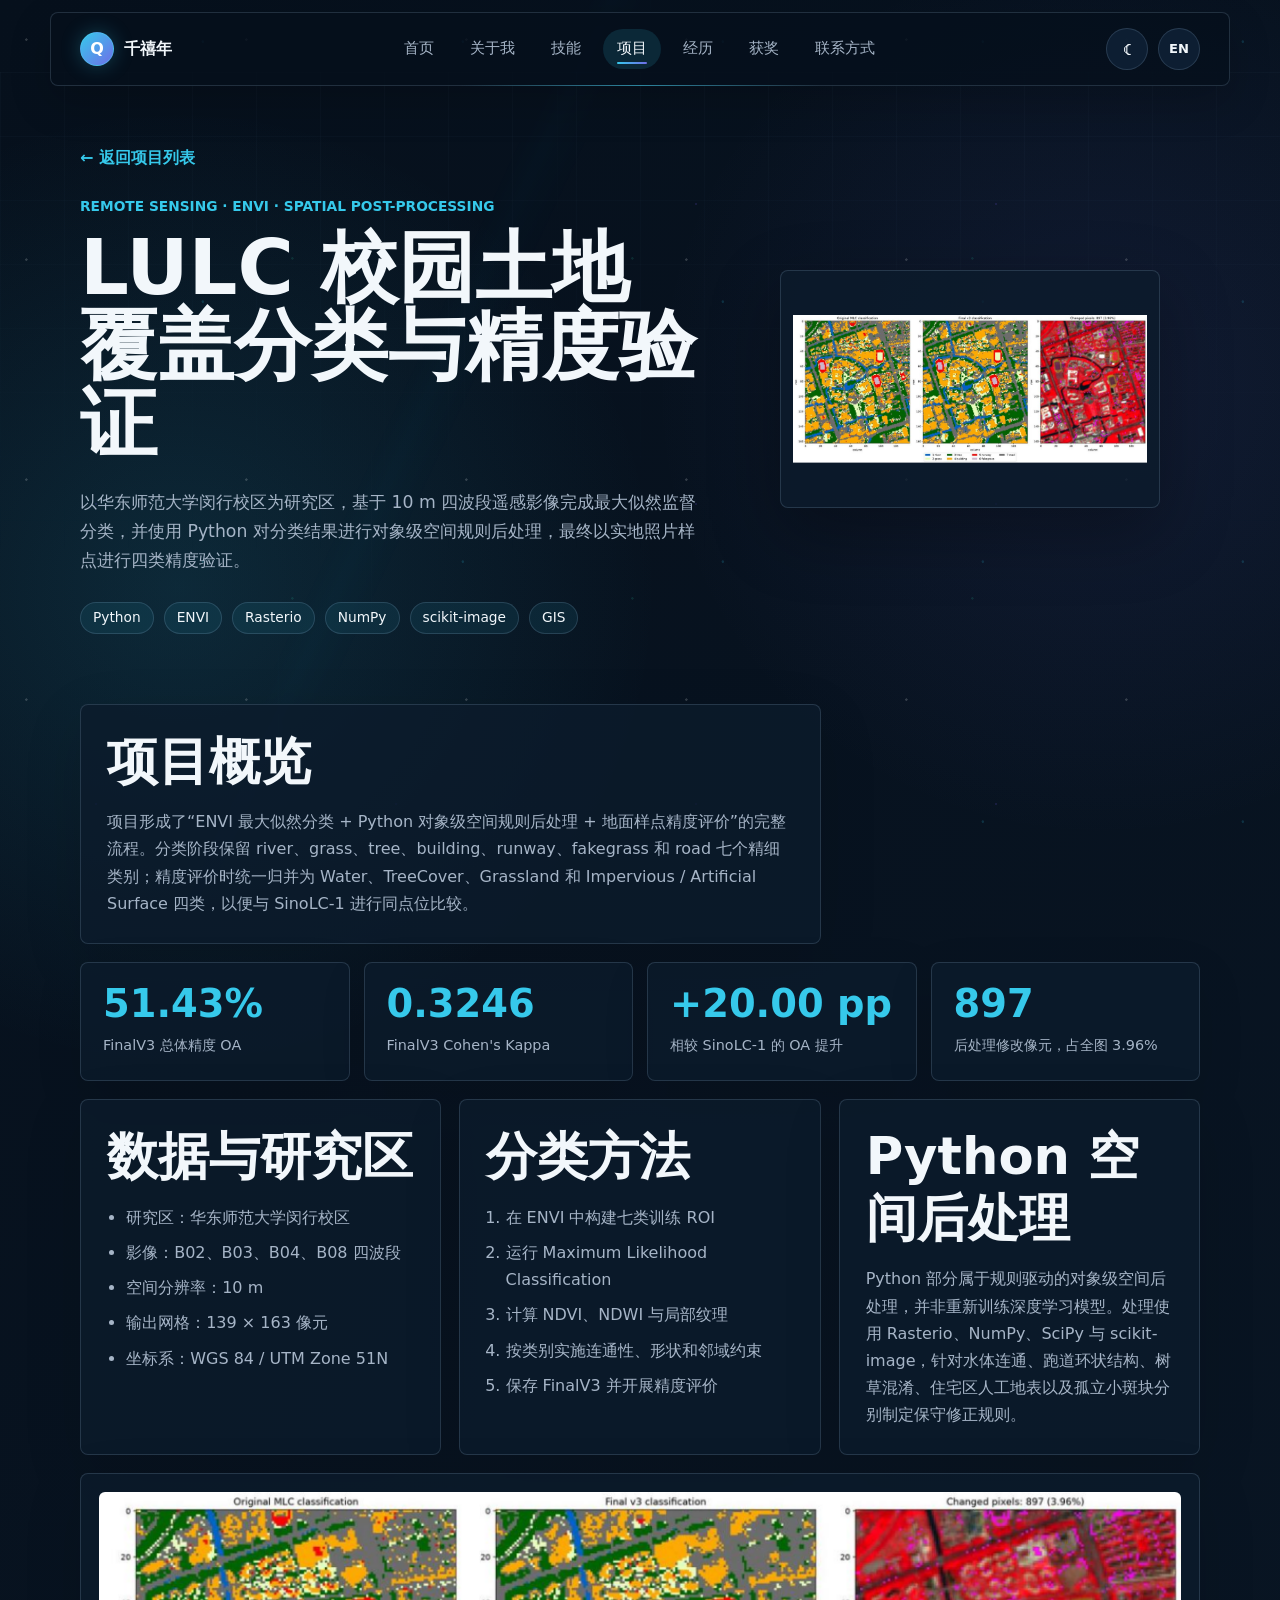
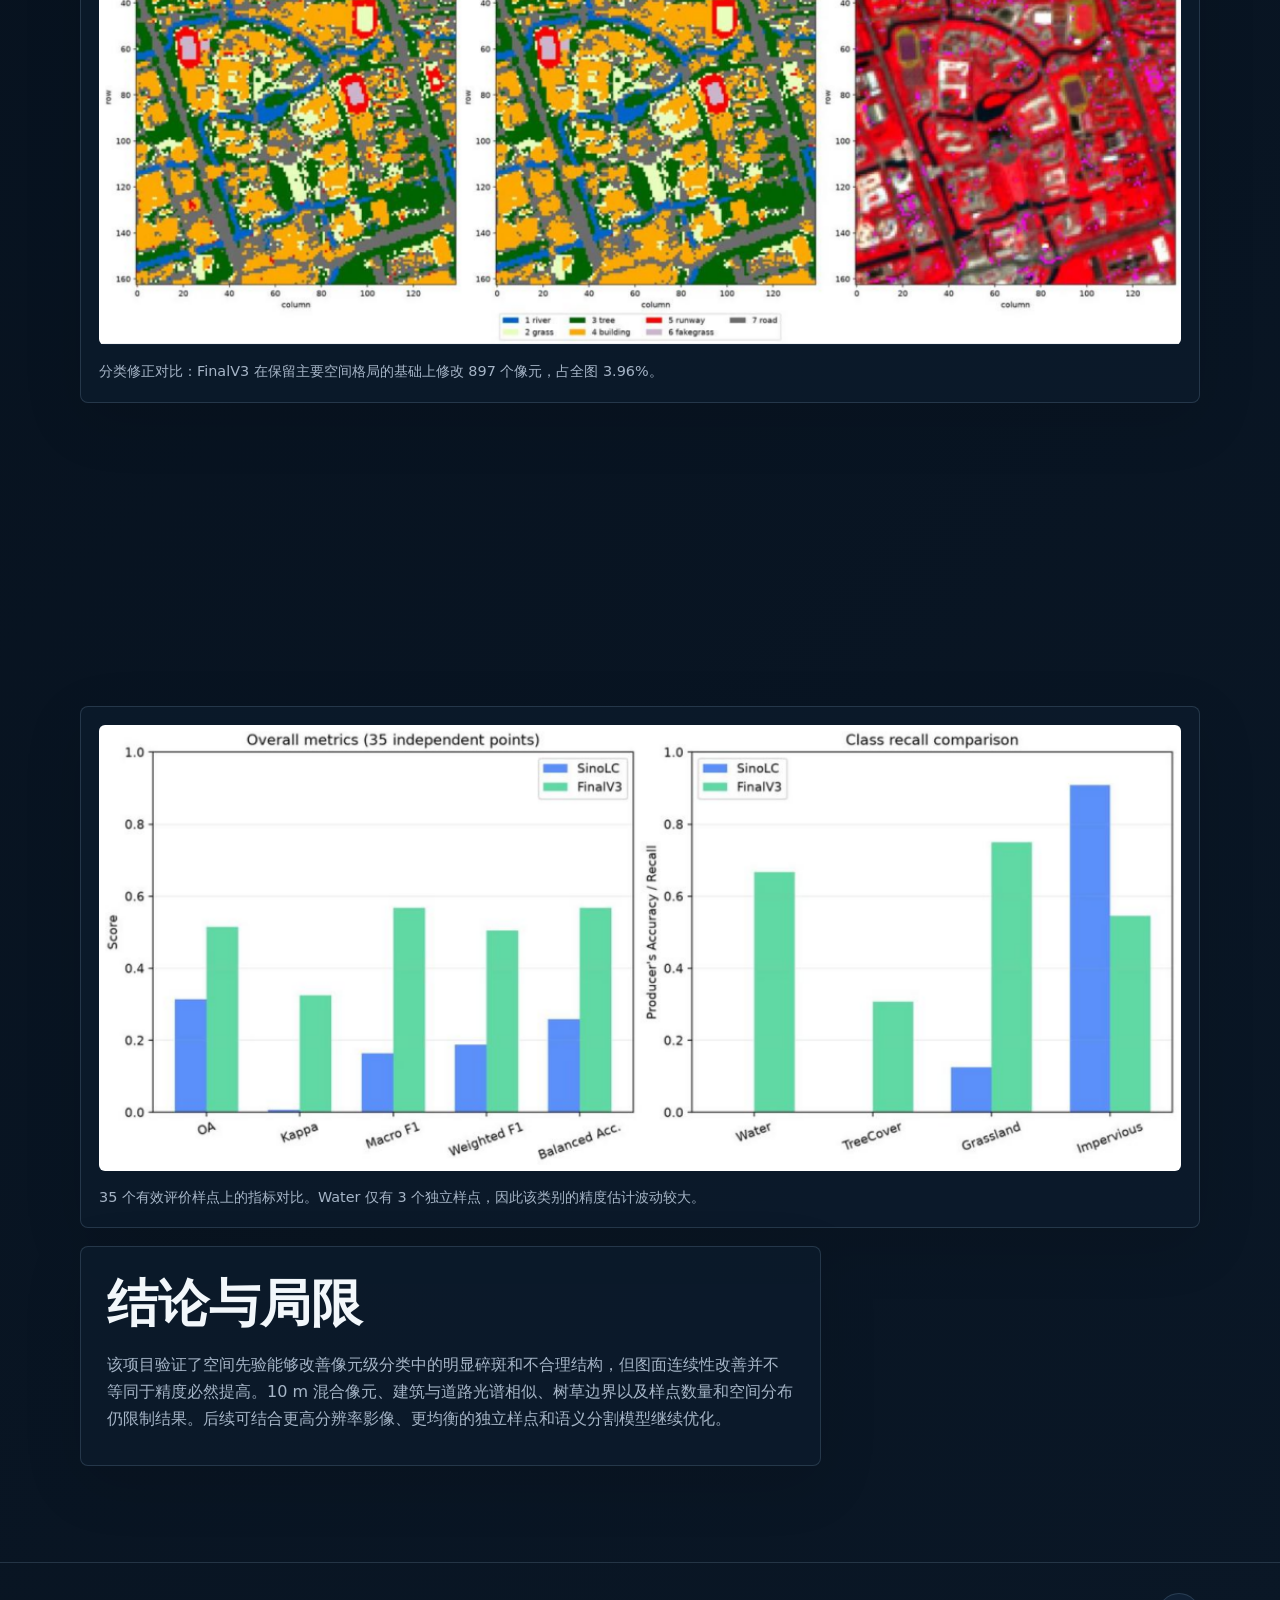
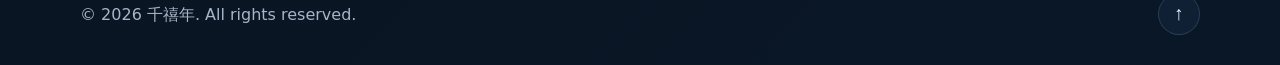
<file: project-lulc.html>
<!DOCTYPE html>
<html lang="zh-CN">
<head>
  <meta charset="UTF-8">
  <meta name="viewport" content="width=device-width, initial-scale=1.0">
  <meta name="description" content="千禧年 LULC 校园土地覆盖分类与精度验证项目简介">
  <title>LULC 校园土地覆盖分类与精度验证 | 千禧年</title>
  <link rel="stylesheet" href="style.css?v=20260813-1">
</head>
<body class="detail-page">
  <a class="skip-link" href="#main">跳转到主要内容</a>
  <div class="scroll-progress" aria-hidden="true"></div>
  <header class="site-header" aria-label="顶部导航">
    <nav class="navbar container">
      <a class="brand" href="index.html#home"><span class="brand-mark" aria-hidden="true">Q</span><span>千禧年</span></a>
      <div class="nav-actions">
        <button class="theme-toggle" type="button" aria-label="切换浅色模式" title="切换主题"><span class="theme-icon" aria-hidden="true">☾</span></button>
        <a class="language-switch" href="en-project-lulc.html" lang="en" aria-label="Switch to English">EN</a>
        <button class="menu-toggle" type="button" aria-label="打开导航菜单" aria-expanded="false" aria-controls="primary-menu"><span></span><span></span><span></span></button>
      </div>
      <ul class="nav-menu" id="primary-menu">
        <li><a class="nav-link" href="index.html#home">首页</a></li>
        <li><a class="nav-link" href="index.html#about">关于我</a></li>
        <li><a class="nav-link" href="index.html#skills">技能</a></li>
        <li><a class="nav-link active" href="index.html#projects">项目</a></li>
        <li><a class="nav-link" href="index.html#experience">经历</a></li>
        <li><a class="nav-link" href="index.html#awards">获奖</a></li>
        <li><a class="nav-link" href="index.html#contact">联系方式</a></li>
      </ul>
    </nav>
  </header>

  <main id="main" class="project-detail-main">
    <section class="detail-hero" aria-labelledby="detail-title">
      <div class="container detail-hero-grid">
        <div class="reveal">
          <a class="back-link" href="index.html#projects">← 返回项目列表</a>
          <p class="detail-kicker">Remote Sensing · ENVI · Spatial Post-processing</p>
          <h1 class="detail-title" id="detail-title">LULC 校园土地覆盖分类与精度验证</h1>
          <p class="detail-summary">以华东师范大学闵行校区为研究区，基于 10 m 四波段遥感影像完成最大似然监督分类，并使用 Python 对分类结果进行对象级空间规则后处理，最终以实地照片样点进行四类精度验证。</p>
          <div class="detail-meta"><span>Python</span><span>ENVI</span><span>Rasterio</span><span>NumPy</span><span>scikit-image</span><span>GIS</span></div>
        </div>
        <figure class="detail-visual detail-visual-contain reveal">
          <img src="assets/lulc-classification-comparison.png" alt="原始最大似然分类、FinalV3 分类以及发生修改的像元对比">
        </figure>
      </div>
    </section>

    <section class="detail-content" aria-label="项目详情">
      <div class="container detail-grid">
        <article class="detail-panel wide reveal">
          <h2>项目概览</h2>
          <p>项目形成了“ENVI 最大似然分类 + Python 对象级空间规则后处理 + 地面样点精度评价”的完整流程。分类阶段保留 river、grass、tree、building、runway、fakegrass 和 road 七个精细类别；精度评价时统一归并为 Water、TreeCover、Grassland 和 Impervious / Artificial Surface 四类，以便与 SinoLC-1 进行同点位比较。</p>
        </article>

        <div class="detail-metric-grid reveal" aria-label="项目关键指标">
          <div class="detail-metric"><strong>51.43%</strong><span>FinalV3 总体精度 OA</span></div>
          <div class="detail-metric"><strong>0.3246</strong><span>FinalV3 Cohen's Kappa</span></div>
          <div class="detail-metric"><strong>+20.00 pp</strong><span>相较 SinoLC-1 的 OA 提升</span></div>
          <div class="detail-metric"><strong>897</strong><span>后处理修改像元，占全图 3.96%</span></div>
        </div>

        <article class="detail-panel reveal">
          <h2>数据与研究区</h2>
          <ul class="detail-list">
            <li>研究区：华东师范大学闵行校区</li>
            <li>影像：B02、B03、B04、B08 四波段</li>
            <li>空间分辨率：10 m</li>
            <li>输出网格：139 × 163 像元</li>
            <li>坐标系：WGS 84 / UTM Zone 51N</li>
          </ul>
        </article>

        <article class="detail-panel reveal">
          <h2>分类方法</h2>
          <ol class="detail-list">
            <li>在 ENVI 中构建七类训练 ROI</li>
            <li>运行 Maximum Likelihood Classification</li>
            <li>计算 NDVI、NDWI 与局部纹理</li>
            <li>按类别实施连通性、形状和邻域约束</li>
            <li>保存 FinalV3 并开展精度评价</li>
          </ol>
        </article>

        <article class="detail-panel reveal">
          <h2>Python 空间后处理</h2>
          <p>Python 部分属于规则驱动的对象级空间后处理，并非重新训练深度学习模型。处理使用 Rasterio、NumPy、SciPy 与 scikit-image，针对水体连通、跑道环状结构、树草混淆、住宅区人工地表以及孤立小斑块分别制定保守修正规则。</p>
        </article>

        <figure class="detail-panel detail-result-figure reveal" id="results">
          <a href="assets/lulc-classification-comparison.png" target="_blank" rel="noopener noreferrer" aria-label="查看完整分类修正对比图">
            <img src="assets/lulc-classification-comparison.png" alt="原始最大似然分类、FinalV3 分类与 897 个修正像元的对比图">
          </a>
          <figcaption>分类修正对比：FinalV3 在保留主要空间格局的基础上修改 897 个像元，占全图 3.96%。</figcaption>
        </figure>

        <article class="detail-panel reveal">
          <h2>地面验证</h2>
          <p>主评价使用 35 个有效评价样点：Water 3 个、TreeCover 13 个、Grassland 8 个、Impervious 11 个。所有点均来自校园实地照片及水印坐标，同一批点分别用于 SinoLC-1 和 FinalV3 的中心像元评价。</p>
        </article>

        <article class="detail-panel reveal">
          <h2>精度结果</h2>
          <p>SinoLC-1 的 OA 为 31.43%，Kappa 为 0.0071；FinalV3 的 OA 为 51.43%，Kappa 为 0.3246。FinalV3 在本次样本集上表现更好，但总体精度仍有限，复杂校园地物间仍存在明显混淆。</p>
        </article>

        <article class="detail-panel reveal">
          <h2>主要混淆</h2>
          <ul class="detail-list">
            <li>TreeCover → Impervious：6 个样点</li>
            <li>Impervious → Grassland：4 个样点</li>
            <li>TreeCover → Grassland：3 个样点</li>
            <li>Grassland → TreeCover：2 个样点</li>
          </ul>
        </article>

        <figure class="detail-panel detail-result-figure reveal">
          <a href="assets/lulc-accuracy-comparison.png" target="_blank" rel="noopener noreferrer" aria-label="查看完整精度指标对比图">
            <img src="assets/lulc-accuracy-comparison.png" alt="SinoLC-1 与 FinalV3 的总体指标和各类别召回率对比图">
          </a>
          <figcaption>35 个有效评价样点上的指标对比。Water 仅有 3 个独立样点，因此该类别的精度估计波动较大。</figcaption>
        </figure>

        <article class="detail-panel wide reveal">
          <h2>结论与局限</h2>
          <p>该项目验证了空间先验能够改善像元级分类中的明显碎斑和不合理结构，但图面连续性改善并不等同于精度必然提高。10 m 混合像元、建筑与道路光谱相似、树草边界以及样点数量和空间分布仍限制结果。后续可结合更高分辨率影像、更均衡的独立样点和语义分割模型继续优化。</p>
        </article>
      </div>
    </section>
  </main>

  <footer class="site-footer"><div class="container footer-inner"><p>© <span id="year"></span> 千禧年. All rights reserved.</p><button class="back-to-top" type="button" aria-label="返回顶部">↑</button></div></footer>
  <script src="script.js?v=20260813-1"></script>
</body>
</html>
</file>
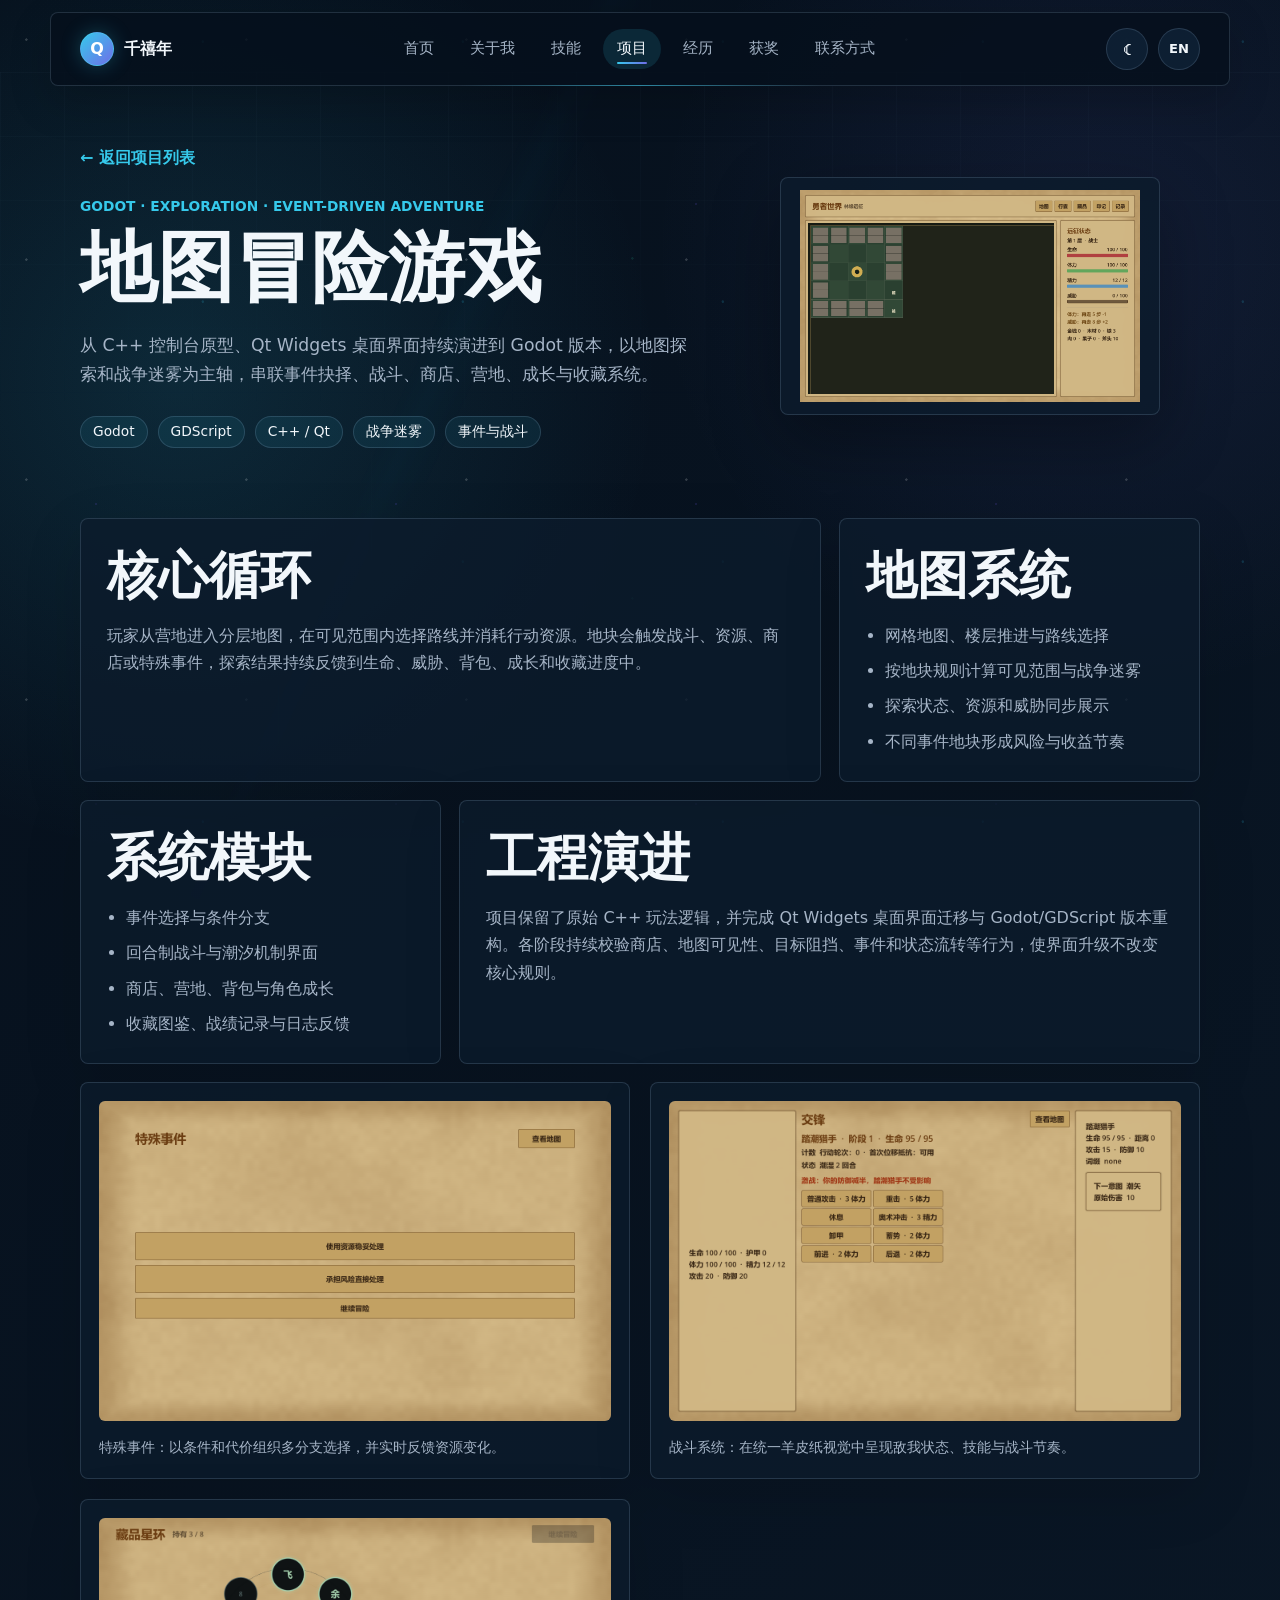
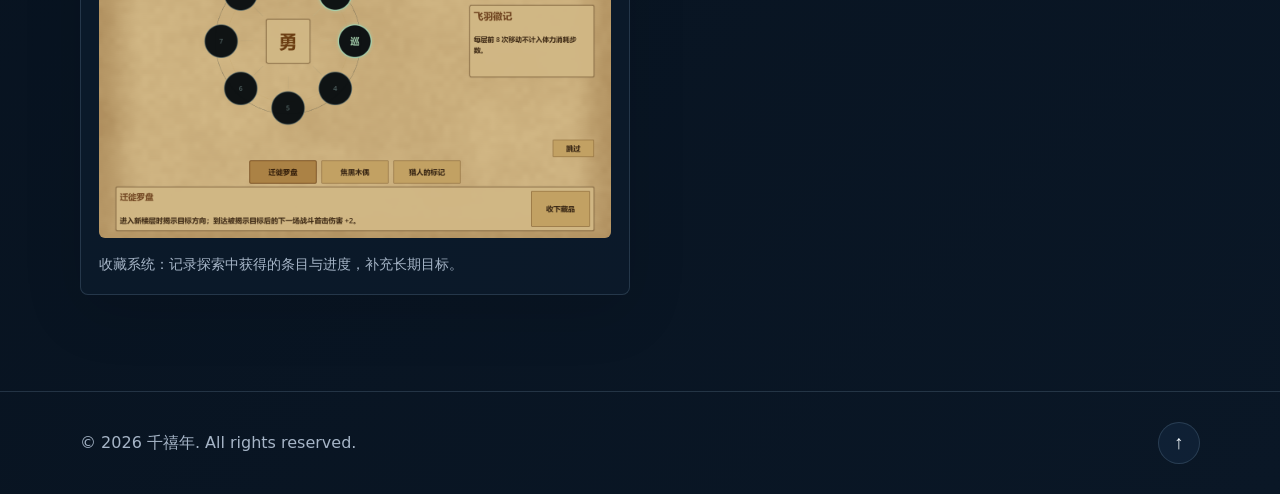
<file: project-map-adventure.html>
<!DOCTYPE html>
<html lang="zh-CN">
<head><meta charset="UTF-8"><meta name="viewport" content="width=device-width, initial-scale=1.0"><meta name="description" content="千禧年地图冒险游戏项目简介"><title>地图冒险游戏 | 千禧年</title><link rel="stylesheet" href="style.css?v=20260813-1"></head>
<body class="detail-page">
  <a class="skip-link" href="#main">跳转到主要内容</a><div class="scroll-progress" aria-hidden="true"></div>
  <header class="site-header" aria-label="顶部导航"><nav class="navbar container"><a class="brand" href="index.html#home"><span class="brand-mark" aria-hidden="true">Q</span><span>千禧年</span></a><div class="nav-actions"><button class="theme-toggle" type="button" aria-label="切换浅色模式" title="切换主题"><span class="theme-icon" aria-hidden="true">☾</span></button><a class="language-switch" href="en-project-map-adventure.html" lang="en">EN</a><button class="menu-toggle" type="button" aria-label="打开导航菜单" aria-expanded="false" aria-controls="primary-menu"><span></span><span></span><span></span></button></div><ul class="nav-menu" id="primary-menu"><li><a class="nav-link" href="index.html#home">首页</a></li><li><a class="nav-link" href="index.html#about">关于我</a></li><li><a class="nav-link" href="index.html#skills">技能</a></li><li><a class="nav-link active" href="index.html#projects">项目</a></li><li><a class="nav-link" href="index.html#experience">经历</a></li><li><a class="nav-link" href="index.html#awards">获奖</a></li><li><a class="nav-link" href="index.html#contact">联系方式</a></li></ul></nav></header>
  <main id="main" class="project-detail-main">
    <section class="detail-hero" aria-labelledby="detail-title"><div class="container detail-hero-grid"><div class="reveal"><a class="back-link" href="index.html#projects">← 返回项目列表</a><p class="detail-kicker">Godot · Exploration · Event-driven Adventure</p><h1 class="detail-title" id="detail-title">地图冒险游戏</h1><p class="detail-summary">从 C++ 控制台原型、Qt Widgets 桌面界面持续演进到 Godot 版本，以地图探索和战争迷雾为主轴，串联事件抉择、战斗、商店、营地、成长与收藏系统。</p><div class="detail-meta"><span>Godot</span><span>GDScript</span><span>C++ / Qt</span><span>战争迷雾</span><span>事件与战斗</span></div></div><figure class="detail-visual detail-visual-contain reveal"><img src="assets/map-adventure-map.png" alt="地图冒险游戏 Godot 版本真实地图探索界面"></figure></div></section>
    <section class="detail-content" aria-label="项目详情"><div class="container detail-grid">
      <article class="detail-panel wide reveal"><h2>核心循环</h2><p>玩家从营地进入分层地图，在可见范围内选择路线并消耗行动资源。地块会触发战斗、资源、商店或特殊事件，探索结果持续反馈到生命、威胁、背包、成长和收藏进度中。</p></article>
      <article class="detail-panel reveal"><h2>地图系统</h2><ul class="detail-list"><li>网格地图、楼层推进与路线选择</li><li>按地块规则计算可见范围与战争迷雾</li><li>探索状态、资源和威胁同步展示</li><li>不同事件地块形成风险与收益节奏</li></ul></article>
      <article class="detail-panel reveal"><h2>系统模块</h2><ul class="detail-list"><li>事件选择与条件分支</li><li>回合制战斗与潮汐机制界面</li><li>商店、营地、背包与角色成长</li><li>收藏图鉴、战绩记录与日志反馈</li></ul></article>
      <article class="detail-panel wide reveal"><h2>工程演进</h2><p>项目保留了原始 C++ 玩法逻辑，并完成 Qt Widgets 桌面界面迁移与 Godot/GDScript 版本重构。各阶段持续校验商店、地图可见性、目标阻挡、事件和状态流转等行为，使界面升级不改变核心规则。</p></article>
      <div class="detail-gallery" aria-label="地图冒险游戏真实界面展示">
        <figure class="detail-panel detail-result-figure reveal"><a href="assets/map-adventure-event.png" target="_blank"><img src="assets/map-adventure-event.png" alt="地图冒险游戏特殊事件选择界面"></a><figcaption>特殊事件：以条件和代价组织多分支选择，并实时反馈资源变化。</figcaption></figure>
        <figure class="detail-panel detail-result-figure reveal"><a href="assets/map-adventure-combat.png" target="_blank"><img src="assets/map-adventure-combat.png" alt="地图冒险游戏战斗界面"></a><figcaption>战斗系统：在统一羊皮纸视觉中呈现敌我状态、技能与战斗节奏。</figcaption></figure>
        <figure class="detail-panel detail-result-figure reveal"><a href="assets/map-adventure-collectibles.png" target="_blank"><img src="assets/map-adventure-collectibles.png" alt="地图冒险游戏收藏系统界面"></a><figcaption>收藏系统：记录探索中获得的条目与进度，补充长期目标。</figcaption></figure>
      </div>
    </div></section>
  </main>
  <footer class="site-footer"><div class="container footer-inner"><p>© <span id="year"></span> 千禧年. All rights reserved.</p><button class="back-to-top" type="button" aria-label="返回顶部">↑</button></div></footer><script src="script.js?v=20260813-1"></script>
</body>
</html>
</file>
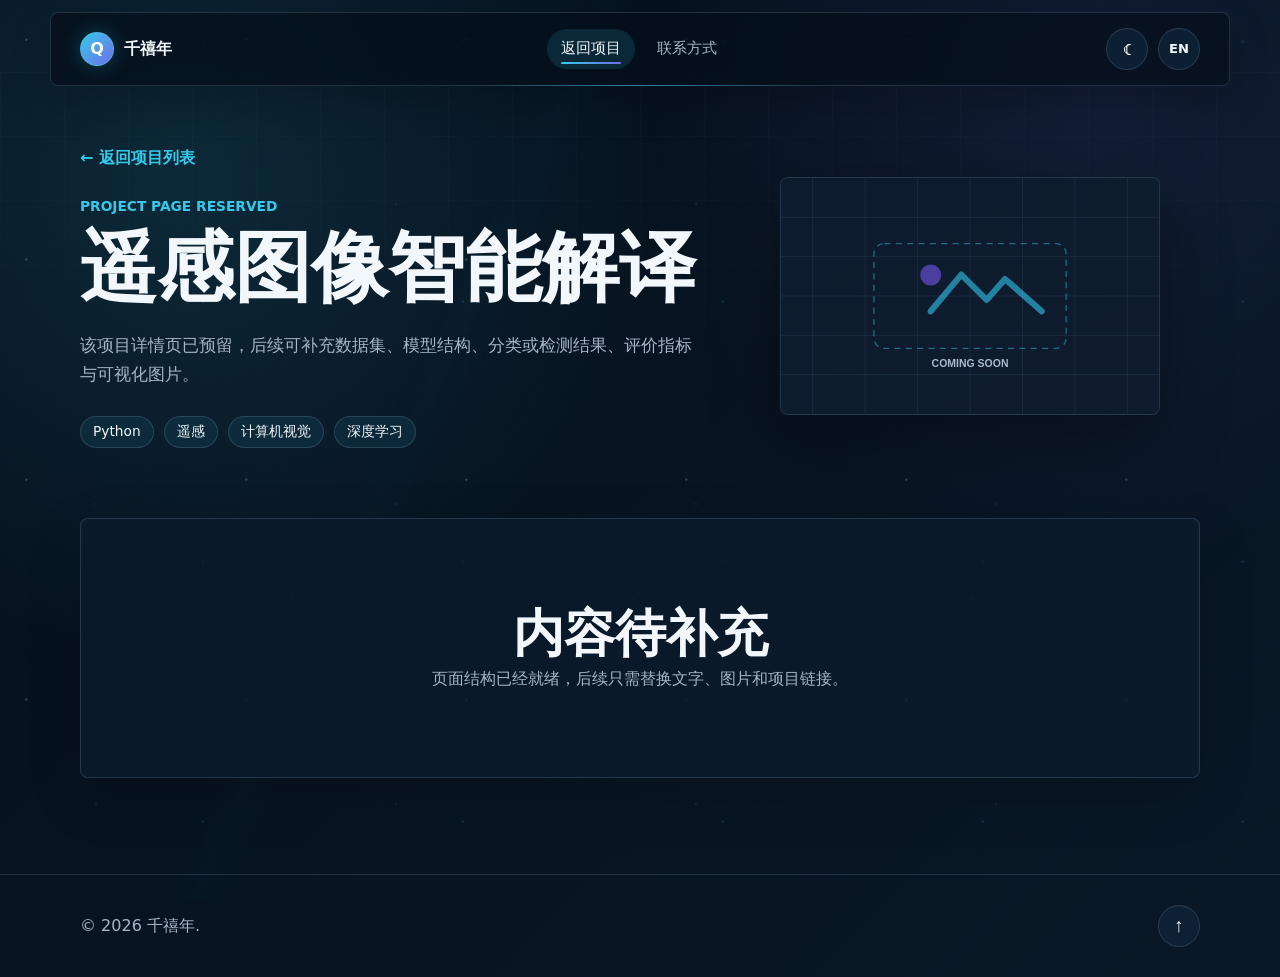
<file: project-rs-interpretation.html>
<!DOCTYPE html>
<html lang="zh-CN">
<head><meta charset="UTF-8"><meta name="viewport" content="width=device-width, initial-scale=1.0"><meta name="description" content="遥感图像智能解译项目预留页"><title>遥感图像智能解译 | 千禧年</title><link rel="stylesheet" href="style.css?v=20260813-1"></head>
<body class="detail-page">
  <a class="skip-link" href="#main">跳转到主要内容</a><div class="scroll-progress" aria-hidden="true"></div>
  <header class="site-header"><nav class="navbar container"><a class="brand" href="index.html#projects"><span class="brand-mark" aria-hidden="true">Q</span><span>千禧年</span></a><div class="nav-actions"><button class="theme-toggle" type="button" aria-label="切换主题"><span class="theme-icon" aria-hidden="true">☾</span></button><a class="language-switch" href="en-project-rs-interpretation.html" lang="en">EN</a><button class="menu-toggle" type="button" aria-label="打开导航菜单" aria-expanded="false" aria-controls="primary-menu"><span></span><span></span><span></span></button></div><ul class="nav-menu" id="primary-menu"><li><a class="nav-link active" href="index.html#projects">返回项目</a></li><li><a class="nav-link" href="index.html#contact">联系方式</a></li></ul></nav></header>
  <main id="main" class="project-detail-main"><section class="detail-hero"><div class="container detail-hero-grid"><div class="reveal"><a class="back-link" href="index.html#projects">← 返回项目列表</a><p class="detail-kicker">Project Page Reserved</p><h1 class="detail-title">遥感图像智能解译</h1><p class="detail-summary">该项目详情页已预留，后续可补充数据集、模型结构、分类或检测结果、评价指标与可视化图片。</p><div class="detail-meta"><span>Python</span><span>遥感</span><span>计算机视觉</span><span>深度学习</span></div></div><figure class="detail-visual reveal"><img src="assets/project-placeholder.svg" alt="遥感图像智能解译图片占位"></figure></div></section><section class="detail-content"><div class="container"><article class="detail-panel detail-placeholder reveal"><div><h2>内容待补充</h2><p>页面结构已经就绪，后续只需替换文字、图片和项目链接。</p></div></article></div></section></main>
  <footer class="site-footer"><div class="container footer-inner"><p>© <span id="year"></span> 千禧年.</p><button class="back-to-top" type="button" aria-label="返回顶部">↑</button></div></footer><script src="script.js?v=20260813-1"></script>
</body></html>
</file>
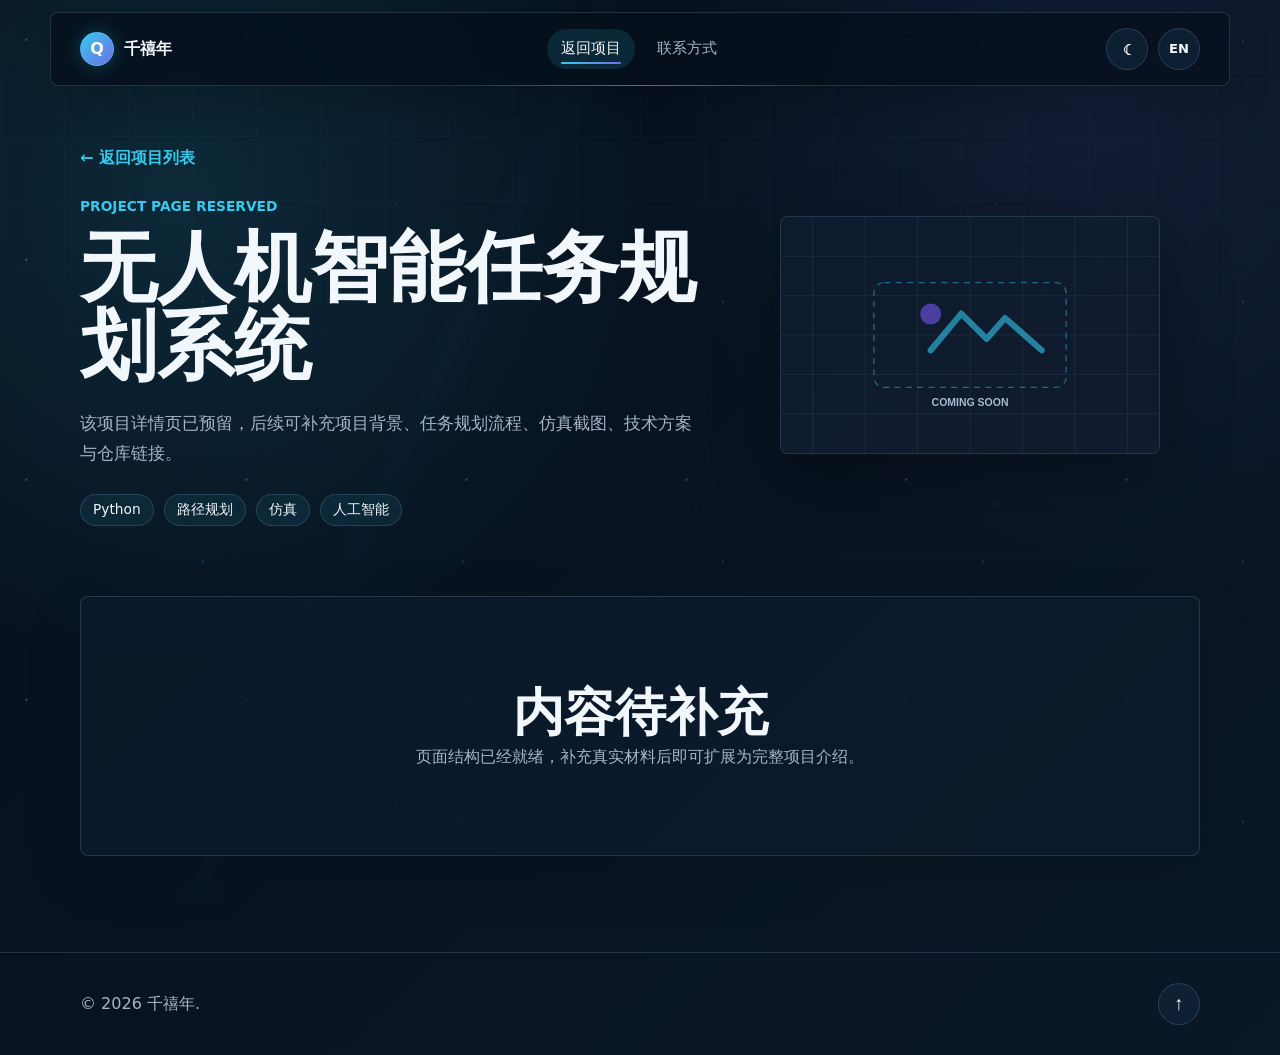
<file: project-uav.html>
<!DOCTYPE html>
<html lang="zh-CN">
<head><meta charset="UTF-8"><meta name="viewport" content="width=device-width, initial-scale=1.0"><meta name="description" content="无人机智能任务规划系统项目预留页"><title>无人机智能任务规划系统 | 千禧年</title><link rel="stylesheet" href="style.css?v=20260813-1"></head>
<body class="detail-page">
  <a class="skip-link" href="#main">跳转到主要内容</a><div class="scroll-progress" aria-hidden="true"></div>
  <header class="site-header"><nav class="navbar container"><a class="brand" href="index.html#projects"><span class="brand-mark" aria-hidden="true">Q</span><span>千禧年</span></a><div class="nav-actions"><button class="theme-toggle" type="button" aria-label="切换主题"><span class="theme-icon" aria-hidden="true">☾</span></button><a class="language-switch" href="en-project-uav.html" lang="en">EN</a><button class="menu-toggle" type="button" aria-label="打开导航菜单" aria-expanded="false" aria-controls="primary-menu"><span></span><span></span><span></span></button></div><ul class="nav-menu" id="primary-menu"><li><a class="nav-link active" href="index.html#projects">返回项目</a></li><li><a class="nav-link" href="index.html#contact">联系方式</a></li></ul></nav></header>
  <main id="main" class="project-detail-main"><section class="detail-hero"><div class="container detail-hero-grid"><div class="reveal"><a class="back-link" href="index.html#projects">← 返回项目列表</a><p class="detail-kicker">Project Page Reserved</p><h1 class="detail-title">无人机智能任务规划系统</h1><p class="detail-summary">该项目详情页已预留，后续可补充项目背景、任务规划流程、仿真截图、技术方案与仓库链接。</p><div class="detail-meta"><span>Python</span><span>路径规划</span><span>仿真</span><span>人工智能</span></div></div><figure class="detail-visual reveal"><img src="assets/project-placeholder.svg" alt="无人机智能任务规划系统图片占位"></figure></div></section><section class="detail-content"><div class="container"><article class="detail-panel detail-placeholder reveal"><div><h2>内容待补充</h2><p>页面结构已经就绪，补充真实材料后即可扩展为完整项目介绍。</p></div></article></div></section></main>
  <footer class="site-footer"><div class="container footer-inner"><p>© <span id="year"></span> 千禧年.</p><button class="back-to-top" type="button" aria-label="返回顶部">↑</button></div></footer><script src="script.js?v=20260813-1"></script>
</body></html>
</file>
<file: style.css>
:root {
  color-scheme: dark;
  --bg: #06101c;
  --bg-soft: #0a1726;
  --surface: rgba(12, 27, 44, 0.78);
  --surface-strong: rgba(17, 36, 57, 0.94);
  --text: #f2f7fb;
  --muted: #a6b5c7;
  --line: rgba(171, 209, 238, 0.17);
  --line-strong: rgba(171, 209, 238, 0.28);
  --accent: #36c9eb;
  --accent-2: #6f6ee8;
  --accent-3: #22b99a;
  --brand-red: #c4003b;
  --shadow: 0 24px 70px rgba(0, 0, 0, 0.32);
  --shadow-soft: 0 16px 42px rgba(0, 0, 0, 0.18);
  --shadow-lift: 0 26px 72px rgba(0, 0, 0, 0.28);
  --radius: 8px;
  --header-height: 72px;
  --section-space: 96px;
  --font: "Microsoft YaHei", "PingFang SC", "Hiragino Sans GB", "Noto Sans CJK SC", system-ui, -apple-system, BlinkMacSystemFont, "Segoe UI", sans-serif;
}

@property --panel-angle {
  syntax: "<angle>";
  inherits: false;
  initial-value: 0deg;
}

[data-theme="light"] {
  color-scheme: light;
  --bg: #f5f7fa;
  --bg-soft: #eaf0f5;
  --surface: rgba(255, 255, 255, 0.82);
  --surface-strong: rgba(255, 255, 255, 0.97);
  --text: #101a28;
  --muted: #536174;
  --line: rgba(35, 64, 96, 0.15);
  --line-strong: rgba(35, 64, 96, 0.25);
  --accent: #057da0;
  --accent-2: #5258c9;
  --accent-3: #087c68;
  --brand-red: #b50039;
  --shadow: 0 22px 58px rgba(33, 54, 78, 0.13);
  --shadow-soft: 0 14px 36px rgba(33, 54, 78, 0.1);
  --shadow-lift: 0 24px 60px rgba(33, 54, 78, 0.16);
}

* {
  box-sizing: border-box;
}

html {
  scroll-behavior: smooth;
  scroll-padding-top: calc(var(--header-height) + 28px);
}

body {
  margin: 0;
  min-width: 320px;
  color: var(--text);
  background:
    radial-gradient(circle at 14% 18%, color-mix(in srgb, var(--accent) 13%, transparent), transparent 30rem),
    radial-gradient(circle at 86% 12%, color-mix(in srgb, var(--accent-2) 10%, transparent), transparent 28rem),
    linear-gradient(135deg, var(--bg), var(--bg-soft));
  font-family: var(--font);
  line-height: 1.7;
  animation: pageFadeIn 420ms ease-out both;
}

body::before {
  content: "";
  position: fixed;
  inset: 0;
  z-index: -2;
  pointer-events: none;
  opacity: 0.22;
  background:
    linear-gradient(115deg, transparent 0 34%, rgba(53, 214, 255, 0.08) 36%, transparent 39% 100%),
    repeating-linear-gradient(90deg, transparent 0 92px, rgba(255, 255, 255, 0.025) 92px 93px);
  transform: translate3d(var(--page-shift, 0px), 0, 0);
}

body::after {
  content: "";
  position: fixed;
  inset: 0;
  z-index: -3;
  pointer-events: none;
  opacity: 0.34;
  background-image:
    radial-gradient(circle at 12% 18%, rgba(255, 255, 255, 0.5) 0 1px, transparent 1.5px),
    radial-gradient(circle at 78% 16%, rgba(53, 214, 255, 0.45) 0 1px, transparent 1.5px),
    radial-gradient(circle at 32% 68%, rgba(124, 92, 255, 0.42) 0 1px, transparent 1.5px),
    radial-gradient(circle at 86% 76%, rgba(51, 224, 181, 0.36) 0 1px, transparent 1.5px);
  background-size: 220px 220px, 260px 260px, 300px 300px, 340px 340px;
  animation: starDrift 46s linear infinite;
}

body.menu-open {
  overflow: hidden;
}

a {
  color: inherit;
  text-decoration: none;
}

img {
  max-width: 100%;
  display: block;
}

button,
a {
  -webkit-tap-highlight-color: transparent;
}

:focus-visible {
  outline: 3px solid color-mix(in srgb, var(--accent) 85%, white);
  outline-offset: 4px;
}

.skip-link {
  position: fixed;
  top: 12px;
  left: 12px;
  z-index: 1000;
  padding: 10px 14px;
  border-radius: var(--radius);
  background: var(--accent);
  color: #06111f;
  transform: translateY(-140%);
  transition: transform 180ms ease;
}

.skip-link:focus {
  transform: translateY(0);
}

.scroll-progress {
  position: fixed;
  top: 0;
  left: 0;
  z-index: 200;
  width: calc(var(--scroll-progress, 0) * 100%);
  height: 3px;
  background: linear-gradient(90deg, var(--accent), var(--accent-2), var(--accent-3));
  box-shadow: 0 0 18px rgba(53, 214, 255, 0.55);
}

.cursor-glow {
  position: fixed;
  left: 0;
  top: 0;
  z-index: 1;
  width: 260px;
  height: 260px;
  border-radius: 50%;
  pointer-events: none;
  opacity: 0;
  background: radial-gradient(circle, rgba(53, 214, 255, 0.17), rgba(124, 92, 255, 0.08) 42%, transparent 70%);
  transform: translate3d(calc(var(--cursor-x, -400px) - 50%), calc(var(--cursor-y, -400px) - 50%), 0);
  transition: opacity 180ms ease;
  mix-blend-mode: screen;
}

.cursor-glow.is-active {
  opacity: 1;
}

.container {
  width: min(1120px, calc(100% - 40px));
  margin: 0 auto;
}

.site-header {
  position: fixed;
  top: 12px;
  left: 50%;
  z-index: 100;
  width: min(1180px, calc(100% - 24px));
  border: 1px solid var(--line);
  border-radius: var(--radius);
  background: color-mix(in srgb, var(--bg) 80%, transparent);
  backdrop-filter: blur(22px) saturate(1.2);
  box-shadow: var(--shadow-soft);
  transform: translateX(-50%);
}

.site-header::after {
  content: "";
  position: absolute;
  left: 50%;
  bottom: -1px;
  width: min(360px, 52vw);
  height: 1px;
  pointer-events: none;
  background: linear-gradient(90deg, transparent, var(--accent), transparent);
  transform: translateX(-50%);
  opacity: 0.55;
}

.navbar {
  min-height: var(--header-height);
  display: flex;
  align-items: center;
  justify-content: space-between;
  gap: 24px;
}

.brand {
  display: inline-flex;
  align-items: center;
  gap: 10px;
  font-weight: 700;
  letter-spacing: 0;
}

.brand-mark {
  width: 34px;
  height: 34px;
  display: inline-grid;
  place-items: center;
  border: 1px solid color-mix(in srgb, var(--accent) 42%, var(--line));
  border-radius: 50%;
  background: linear-gradient(135deg, var(--accent), var(--accent-2));
  color: white;
  box-shadow: 0 0 20px color-mix(in srgb, var(--accent) 26%, transparent);
  animation: markPulse 4.8s ease-in-out infinite;
}

.nav-menu {
  display: flex;
  align-items: center;
  gap: 8px;
  margin: 0;
  padding: 0;
  list-style: none;
}

.nav-link {
  position: relative;
  display: inline-flex;
  align-items: center;
  min-height: 40px;
  padding: 0 14px;
  border-radius: 999px;
  color: var(--muted);
  font-size: 0.95rem;
  transition: color 180ms ease, background 180ms ease;
}

.nav-link::after {
  content: "";
  position: absolute;
  left: 14px;
  right: 14px;
  bottom: 5px;
  height: 2px;
  border-radius: 999px;
  background: linear-gradient(90deg, var(--accent), var(--accent-2));
  transform: scaleX(0);
  transform-origin: left;
  transition: transform 220ms ease;
}

.nav-link:hover,
.nav-link.active {
  color: var(--text);
  background: rgba(53, 214, 255, 0.12);
}

.nav-link:hover::after,
.nav-link.active::after {
  transform: scaleX(1);
}

.nav-actions {
  display: flex;
  flex: 0 0 auto;
  align-items: center;
  gap: 10px;
  order: 3;
}

.theme-toggle,
.language-switch,
.menu-toggle,
.back-to-top {
  border: 1px solid var(--line);
  background: color-mix(in srgb, var(--surface-strong) 84%, transparent);
  color: var(--text);
  cursor: pointer;
  transition: transform 180ms ease, border-color 180ms ease, background 180ms ease;
}

.theme-toggle {
  width: 42px;
  height: 42px;
  border-radius: 50%;
  font-size: 1.1rem;
}

.language-switch {
  width: 42px;
  height: 42px;
  display: inline-grid;
  place-items: center;
  border-radius: 50%;
  font-size: 0.82rem;
  font-weight: 800;
}

.theme-toggle:hover,
.language-switch:hover,
.menu-toggle:hover,
.back-to-top:hover {
  transform: translateY(-2px);
  border-color: color-mix(in srgb, var(--accent) 45%, var(--line));
}

.menu-toggle {
  display: none;
  width: 42px;
  height: 42px;
  padding: 10px;
  border-radius: 50%;
}

.menu-toggle span {
  display: block;
  width: 18px;
  height: 2px;
  margin: 4px auto;
  border-radius: 2px;
  background: var(--text);
  transition: transform 180ms ease, opacity 180ms ease;
}

.menu-toggle.is-open span:nth-child(1) {
  transform: translateY(6px) rotate(45deg);
}

.menu-toggle.is-open span:nth-child(2) {
  opacity: 0;
}

.menu-toggle.is-open span:nth-child(3) {
  transform: translateY(-6px) rotate(-45deg);
}

.section {
  position: relative;
  padding: var(--section-space) 0;
}

.hero {
  min-height: 100vh;
  min-height: 100svh;
  display: grid;
  align-items: center;
  overflow: hidden;
  padding-top: calc(var(--header-height) + 84px);
}

.hero::after {
  content: "";
  position: absolute;
  inset: 0;
  pointer-events: none;
  opacity: 0.18;
  background: linear-gradient(180deg, transparent 0, rgba(53, 214, 255, 0.12) 50%, transparent 100%);
  transform: translateY(-100%);
  animation: scanLine 8s linear infinite;
}

.hero-bg {
  position: absolute;
  inset: 0;
  pointer-events: none;
}

.grid-layer {
  position: absolute;
  inset: 0;
  opacity: 0.32;
  background-image:
    linear-gradient(var(--line) 1px, transparent 1px),
    linear-gradient(90deg, var(--line) 1px, transparent 1px);
  background-size: 56px 56px;
  mask-image: radial-gradient(circle at 50% 35%, black, transparent 72%);
  animation: gridDrift 26s linear infinite;
}

.orb {
  position: absolute;
  width: 320px;
  height: 320px;
  border-radius: 50%;
  filter: blur(38px);
  opacity: 0.18;
}

.orb-one {
  top: 16%;
  right: 12%;
  background: var(--accent);
  animation: floatOne 11s ease-in-out infinite;
}

.orb-two {
  left: 8%;
  bottom: 12%;
  background: var(--accent-2);
  animation: floatTwo 13s ease-in-out infinite;
}

.hero-layout {
  position: relative;
  display: grid;
  grid-template-columns: minmax(0, 1.15fr) minmax(320px, 0.85fr);
  gap: clamp(48px, 6vw, 76px);
  align-items: center;
}

.hero-content,
.hero-panel {
  min-width: 0;
}

.avatar-wrap {
  width: 128px;
  height: 128px;
  padding: 5px;
  border-radius: 50%;
  background: conic-gradient(from 215deg, var(--brand-red), var(--accent) 42%, var(--accent-2) 76%, var(--brand-red));
  box-shadow: 0 0 0 1px color-mix(in srgb, var(--brand-red) 32%, transparent), 0 18px 46px color-mix(in srgb, var(--accent) 18%, transparent);
}

.avatar {
  width: 100%;
  height: 100%;
  box-sizing: border-box;
  object-fit: contain;
  padding: 3px;
  border-radius: 50%;
  border: 4px solid color-mix(in srgb, var(--bg) 78%, transparent);
  background: #ffffff;
}

.eyebrow {
  margin: 0 0 12px;
  color: var(--accent);
  font-size: 0.83rem;
  font-weight: 700;
  letter-spacing: 0;
  text-transform: uppercase;
}

h1,
h2,
h3,
p {
  overflow-wrap: anywhere;
}

h1 {
  margin: 22px 0 10px;
  font-size: clamp(3.2rem, 8vw, 6.35rem);
  line-height: 0.98;
  letter-spacing: 0;
}

.name-line {
  display: flex;
  flex-wrap: wrap;
  align-items: baseline;
  gap: 8px 12px;
  margin: 0 0 10px;
  color: var(--muted);
}

.name-line span {
  color: var(--brand-red);
  font-size: 0.78rem;
  font-weight: 700;
  text-transform: uppercase;
}

.name-line strong {
  color: var(--text);
  font-size: 1.08rem;
  font-weight: 700;
}

h2 {
  margin: 0;
  font-size: clamp(2rem, 4vw, 3.2rem);
  line-height: 1.2;
  letter-spacing: 0;
}

h3 {
  margin: 0 0 12px;
  font-size: 1.15rem;
  line-height: 1.35;
}

.identity {
  margin: 0;
  color: var(--text);
  font-size: clamp(1.1rem, 2.2vw, 1.45rem);
  font-weight: 600;
}

.hero-summary,
.signature,
.section-body p,
.contact-lead,
.project-card p {
  color: var(--muted);
}

.hero-summary {
  max-width: 680px;
  margin: 20px 0 8px;
  font-size: 1.1rem;
}

.signature {
  max-width: 680px;
  margin: 0 0 32px;
}

.hero-buttons,
.card-actions {
  display: flex;
  flex-wrap: wrap;
  gap: 12px;
}

.btn {
  position: relative;
  overflow: hidden;
  display: inline-flex;
  align-items: center;
  justify-content: center;
  min-height: 46px;
  padding: 0 20px;
  border: 1px solid transparent;
  border-radius: var(--radius);
  font-weight: 700;
  cursor: pointer;
  transform: translate3d(var(--magnet-x, 0), var(--magnet-y, 0), 0);
  transition: transform 180ms ease, box-shadow 180ms ease, background 180ms ease, border-color 180ms ease;
}

.btn::after {
  content: "";
  position: absolute;
  inset: 0;
  background: linear-gradient(110deg, transparent 0 32%, rgba(255, 255, 255, 0.28) 48%, transparent 64% 100%);
  transform: translateX(-140%);
  transition: transform 520ms ease;
}

.btn:hover {
  transform: translate3d(var(--magnet-x, 0), calc(var(--magnet-y, 0) - 2px), 0);
}

.btn:hover::after {
  transform: translateX(140%);
}

.btn-primary {
  background: linear-gradient(135deg, var(--accent), var(--accent-2));
  color: white;
  box-shadow: 0 14px 32px color-mix(in srgb, var(--accent) 20%, transparent);
}

.btn-secondary,
.btn-ghost {
  border-color: var(--line);
  background: var(--surface);
  color: var(--text);
}

.btn-small {
  min-height: 40px;
  padding: 0 16px;
  font-size: 0.92rem;
}

.hero-panel,
.skill-card,
.project-card,
.experience-card,
.award-card,
.contact-card,
.detail-panel {
  border: 1px solid var(--line);
  border-radius: var(--radius);
  background: var(--surface);
  box-shadow: var(--shadow-soft);
  backdrop-filter: blur(20px) saturate(1.08);
}

.hero-panel,
.skill-card,
.project-card,
.experience-card,
.award-card,
.contact-card,
.detail-panel {
  position: relative;
  overflow: hidden;
}

.hero-panel::before,
.skill-card::before,
.project-card::before,
.experience-card::before,
.award-card::before,
.contact-card::before,
.detail-panel::before {
  content: "";
  position: absolute;
  inset: 0;
  pointer-events: none;
  opacity: 0;
  background:
    radial-gradient(circle at var(--spot-x, 50%) var(--spot-y, 20%), color-mix(in srgb, var(--accent) 13%, transparent), transparent 36%),
    linear-gradient(135deg, rgba(255, 255, 255, 0.055), transparent 42%);
  transition: opacity 320ms ease;
}

.hero-panel:hover::before,
.skill-card:hover::before,
.project-card:hover::before,
.experience-card:hover::before,
.award-card:hover::before,
.contact-card:hover::before,
.detail-panel:hover::before {
  opacity: 0.78;
}

.hero-panel {
  padding: 26px;
}

.hero-panel::after {
  content: "";
  position: absolute;
  inset: 0;
  pointer-events: none;
  border-radius: inherit;
  background: conic-gradient(from var(--panel-angle, 0deg), transparent 0 80%, color-mix(in srgb, var(--accent) 28%, transparent), color-mix(in srgb, var(--accent-2) 20%, transparent), transparent 93% 100%);
  mask: linear-gradient(#000 0 0) content-box, linear-gradient(#000 0 0);
  mask-composite: exclude;
  padding: 1px;
  animation: panelOrbit 12s linear infinite;
}

.signal-card {
  display: flex;
  align-items: center;
  gap: 10px;
  min-height: 48px;
  padding: 0 14px;
  border: 1px solid var(--line);
  border-radius: var(--radius);
  background: color-mix(in srgb, var(--surface-strong) 88%, transparent);
  color: var(--muted);
}

.signal-dot {
  width: 10px;
  height: 10px;
  border-radius: 50%;
  background: var(--accent-3);
  box-shadow: 0 0 18px var(--accent-3);
  animation: signalPing 2.4s ease-out infinite;
}

.stat-grid {
  display: grid;
  grid-template-columns: repeat(2, 1fr);
  gap: 12px;
  margin: 18px 0 0;
}

.stat-grid div {
  min-height: 112px;
  padding: 18px;
  border: 1px solid var(--line);
  border-radius: var(--radius);
  background: color-mix(in srgb, var(--surface-strong) 58%, transparent);
  transition: transform 220ms ease, border-color 220ms ease, background 220ms ease;
}

.stat-grid div:hover {
  transform: translateY(-3px);
  border-color: color-mix(in srgb, var(--accent) 42%, var(--line));
  background: color-mix(in srgb, var(--surface-strong) 72%, var(--accent) 3%);
}

.stat-grid dt {
  color: var(--muted);
  font-size: 0.84rem;
}

.stat-grid dd {
  margin: 12px 0 0;
  font-weight: 800;
  overflow-wrap: anywhere;
}

.stat-grid div:last-child:nth-child(odd) {
  grid-column: 1 / -1;
}

.section-grid,
.contact-layout {
  display: grid;
  grid-template-columns: 0.8fr 1.2fr;
  gap: 56px;
  align-items: start;
}

.section-heading.centered {
  max-width: 680px;
  margin: 0 auto 42px;
  text-align: center;
}

.section-heading h2 {
  position: relative;
  display: inline-block;
}

.section-heading h2::after {
  content: "";
  position: absolute;
  left: 14%;
  right: 14%;
  bottom: -12px;
  height: 1px;
  background: linear-gradient(90deg, transparent, var(--accent), var(--brand-red), var(--accent-2), transparent);
  opacity: 0.58;
}

.section-body {
  padding-top: 8px;
}

.section-body p {
  margin: 0;
  font-size: 1.08rem;
}

.skills-grid,
.project-grid {
  display: grid;
  gap: 18px;
}

.skills-grid {
  grid-template-columns: repeat(4, 1fr);
}

.skill-card {
  isolation: isolate;
  padding: 22px;
  min-height: 180px;
  transition: transform 240ms ease, border-color 240ms ease, box-shadow 240ms ease;
}

.skill-card::after {
  content: "";
  position: absolute;
  top: 0;
  left: 22px;
  width: 42px;
  height: 2px;
  background: linear-gradient(90deg, var(--brand-red), var(--accent));
  opacity: 0.8;
  transition: width 260ms ease, opacity 260ms ease;
}

.skill-card:hover {
  transform: translateY(-4px);
  border-color: color-mix(in srgb, var(--accent) 45%, var(--line));
  box-shadow: var(--shadow-lift);
}

.skill-card:hover::after {
  width: 72px;
  opacity: 1;
}

.tag-list {
  display: flex;
  flex-wrap: wrap;
  gap: 10px;
}

.tag-list span {
  display: inline-flex;
  align-items: center;
  min-height: 32px;
  padding: 0 12px;
  border: 1px solid var(--line);
  border-radius: 999px;
  background: color-mix(in srgb, var(--accent) 8%, transparent);
  color: color-mix(in srgb, var(--text) 88%, var(--accent));
  font-size: 0.9rem;
  transition: transform 180ms ease, border-color 180ms ease, background 180ms ease;
}

.tag-list span:hover {
  transform: translateY(-2px);
  border-color: color-mix(in srgb, var(--accent) 45%, var(--line));
  background: rgba(53, 214, 255, 0.13);
}

.tag-list.compact span {
  min-height: 28px;
  font-size: 0.82rem;
}

.project-grid {
  grid-template-columns: repeat(3, 1fr);
}

.project-card {
  display: flex;
  flex-direction: column;
  justify-content: space-between;
  gap: 22px;
  min-height: 360px;
  padding: 24px;
  transform: perspective(900px) rotateX(var(--tilt-y, 0deg)) rotateY(var(--tilt-x, 0deg)) translateY(0);
  transition: transform 260ms ease, border-color 260ms ease, box-shadow 260ms ease;
}

.project-card h3 {
  transition: color 220ms ease, transform 220ms ease;
}

.project-card:hover h3 {
  color: color-mix(in srgb, var(--text) 72%, var(--accent));
  transform: translateX(3px);
}

.project-card::after {
  content: attr(data-hover);
  position: absolute;
  left: auto;
  right: 18px;
  top: 18px;
  max-width: calc(100% - 36px);
  display: inline-flex;
  align-items: center;
  min-height: 34px;
  padding: 0 12px;
  border: 1px solid color-mix(in srgb, var(--accent) 34%, var(--line));
  border-radius: 999px;
  background: color-mix(in srgb, var(--surface-strong) 80%, transparent);
  color: var(--accent);
  font-size: 0.78rem;
  font-weight: 800;
  opacity: 0;
  transform: translateY(-8px);
  transition: opacity 220ms ease, transform 220ms ease;
  pointer-events: none;
}

.project-card:hover {
  transform: perspective(900px) rotateX(var(--tilt-y, 0deg)) rotateY(var(--tilt-x, 0deg)) translateY(-6px);
  border-color: color-mix(in srgb, var(--accent) 48%, var(--line));
  box-shadow: var(--shadow-lift);
}

.project-card:hover::after {
  opacity: 1;
  transform: translateY(0);
}

.project-index {
  margin: 0 0 18px;
  color: var(--accent);
  font-weight: 800;
}

.project-card p:not(.project-index) {
  margin: 0;
}

.carousel-head {
  display: flex;
  align-items: center;
  justify-content: flex-end;
  gap: 24px;
  margin: 0 0 26px;
  padding: 0 4px;
}

.carousel-head p {
  max-width: 680px;
  margin: 0;
  color: var(--muted);
}

.carousel-controls {
  display: flex;
  flex: 0 0 auto;
  gap: 10px;
  margin-left: auto;
}

.carousel-status {
  display: flex;
  align-items: center;
  gap: 16px;
  margin-right: auto;
  min-height: 44px;
  padding: 0 14px;
  border: 1px solid var(--line);
  border-radius: var(--radius);
  background: color-mix(in srgb, var(--surface) 72%, transparent);
}

.carousel-counter {
  display: inline-flex;
  align-items: baseline;
  gap: 6px;
  min-width: 54px;
  color: var(--muted);
  font-size: 0.78rem;
  font-variant-numeric: tabular-nums;
}

.carousel-counter strong {
  color: var(--accent);
  font-size: 1.08rem;
  font-weight: 800;
}

.carousel-dots {
  display: flex;
  align-items: center;
  gap: 3px;
}

.carousel-dot {
  position: relative;
  display: inline-grid;
  place-items: center;
  width: 24px;
  height: 28px;
  padding: 0;
  border: 0;
  background: transparent;
  cursor: pointer;
}

.carousel-dot::before {
  content: "";
  width: 6px;
  height: 6px;
  border-radius: 999px;
  background: color-mix(in srgb, var(--muted) 52%, transparent);
  transition: width 260ms ease, background 260ms ease, transform 180ms ease;
}

.carousel-dot:hover::before {
  transform: scale(1.35);
  background: var(--accent);
}

.carousel-dot.is-active::before {
  width: 20px;
  background: linear-gradient(90deg, var(--accent), var(--accent-2));
}

.carousel-btn {
  display: inline-grid;
  place-items: center;
  width: 44px;
  height: 44px;
  padding: 0;
  border: 1px solid var(--line);
  border-radius: var(--radius);
  background: color-mix(in srgb, var(--surface-strong) 82%, transparent);
  color: var(--text);
  font: inherit;
  font-size: 1.7rem;
  line-height: 1;
  cursor: pointer;
  backdrop-filter: blur(14px);
  transition: transform 180ms ease, border-color 180ms ease, background 180ms ease;
}

.carousel-btn:hover {
  transform: translateY(-2px);
  border-color: color-mix(in srgb, var(--accent) 52%, var(--line));
  background: color-mix(in srgb, var(--surface-strong) 88%, var(--accent));
}

.carousel-btn[aria-pressed="true"] {
  border-color: color-mix(in srgb, var(--accent) 62%, var(--line));
  background: color-mix(in srgb, var(--surface-strong) 76%, var(--accent));
  color: var(--accent);
}

.carousel-play-state {
  position: relative;
  display: block;
  width: 16px;
  height: 16px;
}

.carousel-btn[aria-pressed="false"] .carousel-play-state::before,
.carousel-btn[aria-pressed="false"] .carousel-play-state::after {
  content: "";
  position: absolute;
  top: 1px;
  bottom: 1px;
  width: 4px;
  border-radius: 1px;
  background: currentColor;
}

.carousel-btn[aria-pressed="false"] .carousel-play-state::before {
  left: 2px;
}

.carousel-btn[aria-pressed="false"] .carousel-play-state::after {
  right: 2px;
}

.carousel-btn[aria-pressed="true"] .carousel-play-state::before {
  content: "";
  position: absolute;
  top: 1px;
  left: 4px;
  border-top: 7px solid transparent;
  border-bottom: 7px solid transparent;
  border-left: 11px solid currentColor;
}

.project-carousel {
  position: relative;
  display: block;
  height: 660px;
  margin: 0;
  padding: 22px 0 40px;
  overflow: hidden;
  isolation: isolate;
  touch-action: pan-y;
  cursor: grab;
  transition: height 420ms cubic-bezier(0.22, 1, 0.36, 1);
}

.project-carousel.is-dragging {
  cursor: grabbing;
  user-select: none;
}

.project-carousel::before,
.project-carousel::after {
  content: "";
  position: absolute;
  z-index: 6;
  top: 0;
  bottom: 0;
  width: clamp(18px, 5vw, 72px);
  pointer-events: none;
}

.project-carousel::before {
  left: 0;
  background: linear-gradient(90deg, var(--bg), transparent);
}

.project-carousel::after {
  right: 0;
  background: linear-gradient(270deg, var(--bg), transparent);
}

.project-carousel .project-card {
  position: absolute;
  top: 22px;
  left: 50%;
  width: min(620px, 64vw);
  min-height: 590px;
  opacity: 0;
  visibility: hidden;
  pointer-events: none;
  transform-origin: center top;
  transform: translateX(calc(-50% + var(--carousel-drag-x, 0px))) translateY(calc(72px + var(--carousel-drag-y, 0px))) scale(var(--carousel-card-scale, 0.68));
  filter: saturate(0.68) brightness(0.82);
  will-change: transform, opacity, filter;
  backface-visibility: hidden;
  transition-delay: 0ms !important;
  transition:
    transform 720ms cubic-bezier(0.16, 1, 0.3, 1),
    opacity 440ms cubic-bezier(0.16, 1, 0.3, 1),
    filter 540ms cubic-bezier(0.16, 1, 0.3, 1),
    border-color 220ms ease,
    box-shadow 220ms ease;
}

.project-carousel.is-dragging .project-card {
  transition: none;
}

.project-carousel .project-card.is-active,
.project-carousel .project-card.is-prev,
.project-carousel .project-card.is-next,
.project-carousel .project-card.is-before,
.project-carousel .project-card.is-after {
  visibility: visible;
}

.project-carousel .project-card.is-active {
  z-index: 4;
  opacity: 1;
  pointer-events: auto;
  transform: translateX(calc(-50% + var(--carousel-drag-x, 0px))) translateY(var(--carousel-drag-y, 0px)) scale(var(--carousel-card-scale, 1));
  filter: none;
  border-color: color-mix(in srgb, var(--accent) 38%, var(--line));
  box-shadow:
    var(--shadow),
    0 0 0 1px color-mix(in srgb, var(--accent) 13%, transparent);
}

.project-carousel .project-card.is-prev,
.project-carousel .project-card.is-next {
  z-index: 2;
  opacity: 0.46;
  pointer-events: auto;
  cursor: pointer;
  filter: saturate(0.62) brightness(0.76);
}

.project-carousel .project-card.is-prev {
  transform: translateX(calc(-156% + var(--carousel-drag-x, 0px))) translateY(calc(38px + var(--carousel-drag-y, 0px))) scale(var(--carousel-card-scale, 0.82));
}

.project-carousel .project-card.is-next {
  transform: translateX(calc(56% + var(--carousel-drag-x, 0px))) translateY(calc(38px + var(--carousel-drag-y, 0px))) scale(var(--carousel-card-scale, 0.82));
}

.project-carousel .project-card.is-before {
  z-index: 1;
  opacity: 0;
  transform: translateX(calc(-240% + var(--carousel-drag-x, 0px))) translateY(calc(74px + var(--carousel-drag-y, 0px))) scale(var(--carousel-card-scale, 0.68));
}

.project-carousel .project-card.is-after {
  z-index: 1;
  opacity: 0;
  transform: translateX(calc(140% + var(--carousel-drag-x, 0px))) translateY(calc(74px + var(--carousel-drag-y, 0px))) scale(var(--carousel-card-scale, 0.68));
}

.project-carousel .project-card.is-active:hover {
  transform: translateX(calc(-50% + var(--carousel-drag-x, 0px))) translateY(calc(-6px + var(--carousel-drag-y, 0px))) scale(var(--carousel-card-scale, 1));
}

.project-carousel .project-card.is-prev:hover {
  opacity: 0.74;
  transform: translateX(calc(-156% + var(--carousel-drag-x, 0px))) translateY(calc(32px + var(--carousel-drag-y, 0px))) scale(var(--carousel-card-scale, 0.84));
}

.project-carousel .project-card.is-next:hover {
  opacity: 0.74;
  transform: translateX(calc(56% + var(--carousel-drag-x, 0px))) translateY(calc(32px + var(--carousel-drag-y, 0px))) scale(var(--carousel-card-scale, 0.84));
}

.project-carousel.is-dragging .project-card.is-active:hover {
  transform: translateX(calc(-50% + var(--carousel-drag-x, 0px))) translateY(var(--carousel-drag-y, 0px)) scale(var(--carousel-card-scale, 1));
}

.project-image {
  width: 100%;
  aspect-ratio: 16 / 9;
  object-fit: cover;
  border: 1px solid var(--line);
  border-radius: var(--radius);
  background: var(--surface-strong);
  transition: transform 360ms ease, filter 360ms ease, border-color 360ms ease;
}

.project-image-contain {
  padding: 8px;
  object-fit: contain;
}

.project-card:hover .project-image {
  transform: translateY(-3px) scale(1.015);
  border-color: color-mix(in srgb, var(--accent) 46%, var(--line));
  filter: saturate(1.08) contrast(1.04);
}

.project-card-empty {
  opacity: 0.84;
}

.project-card-empty .project-image {
  filter: saturate(0.62);
}

.project-card-empty:hover {
  opacity: 1;
}

.is-disabled {
  opacity: 0.74;
}

.detail-page .site-header {
  position: fixed;
}

.project-detail-main {
  padding-top: var(--header-height);
}

.detail-hero {
  position: relative;
  overflow: hidden;
  padding: 72px 0 42px;
}

.detail-hero::before {
  content: "";
  position: absolute;
  inset: 0;
  pointer-events: none;
  background:
    linear-gradient(var(--line) 1px, transparent 1px),
    linear-gradient(90deg, var(--line) 1px, transparent 1px);
  background-size: 64px 64px;
  mask-image: linear-gradient(to bottom, rgba(0, 0, 0, 0.72), transparent 92%);
  opacity: 0.24;
}

.detail-hero-grid {
  position: relative;
  display: grid;
  grid-template-columns: minmax(0, 1fr) minmax(320px, 460px);
  gap: 42px;
  align-items: center;
}

.back-link {
  display: inline-flex;
  align-items: center;
  gap: 8px;
  width: fit-content;
  margin-bottom: 24px;
  color: var(--accent);
  font-weight: 800;
}

.detail-kicker {
  margin: 0 0 10px;
  color: var(--accent);
  font-size: 0.86rem;
  font-weight: 800;
  text-transform: uppercase;
}

.detail-title {
  max-width: 760px;
  margin: 0;
  font-size: clamp(2.35rem, 6vw, 5.2rem);
  line-height: 1.02;
}

.detail-summary {
  max-width: 760px;
  margin: 24px 0 0;
  color: var(--muted);
  font-size: 1.08rem;
}

.detail-meta,
.detail-actions {
  display: flex;
  flex-wrap: wrap;
  gap: 10px;
  margin-top: 26px;
}

.detail-meta span {
  display: inline-flex;
  align-items: center;
  min-height: 32px;
  padding: 0 12px;
  border: 1px solid var(--line);
  border-radius: 999px;
  background: rgba(53, 214, 255, 0.08);
  color: var(--text);
  font-size: 0.86rem;
}

.detail-visual {
  position: relative;
  overflow: hidden;
  border: 1px solid var(--line);
  border-radius: var(--radius);
  background: var(--surface);
  box-shadow: var(--shadow);
}

.detail-visual::after {
  content: "";
  position: absolute;
  inset: -70% -20%;
  pointer-events: none;
  background: linear-gradient(105deg, transparent 42%, rgba(255, 255, 255, 0.18) 50%, transparent 58%);
  transform: translateX(-55%);
  animation: imageSweep 7s ease-in-out infinite;
}

.detail-visual img {
  width: 100%;
  aspect-ratio: 16 / 10;
  object-fit: cover;
}

.detail-visual-contain img {
  aspect-ratio: 16 / 10;
  padding: 12px;
  object-fit: contain;
}

.detail-content {
  padding: 28px 0 96px;
}

.detail-grid {
  display: grid;
  grid-template-columns: repeat(3, minmax(0, 1fr));
  gap: 18px;
}

.detail-panel {
  min-height: 220px;
  padding: 26px;
  border: 1px solid var(--line);
  border-radius: var(--radius);
  background: var(--surface);
  box-shadow: 0 18px 60px rgba(0, 0, 0, 0.12);
  backdrop-filter: blur(16px);
  transition: transform 220ms ease, border-color 220ms ease, box-shadow 220ms ease;
}

.detail-panel:hover {
  transform: translateY(-5px);
  border-color: color-mix(in srgb, var(--accent) 42%, var(--line));
  box-shadow: 0 26px 80px rgba(0, 0, 0, 0.22);
}

.detail-panel.wide {
  grid-column: span 2;
}

.detail-panel h2,
.detail-panel h3 {
  margin-top: 0;
}

.detail-panel p,
.detail-list {
  margin-bottom: 0;
  color: var(--muted);
}

.detail-list {
  padding-left: 1.2rem;
}

.detail-list li + li {
  margin-top: 8px;
}

.detail-metric-grid {
  grid-column: 1 / -1;
  display: grid;
  grid-template-columns: repeat(4, minmax(0, 1fr));
  gap: 14px;
}

.detail-metric {
  min-width: 0;
  padding: 22px;
  border: 1px solid var(--line);
  border-radius: var(--radius);
  background: var(--surface);
  box-shadow: 0 16px 48px rgba(0, 0, 0, 0.1);
}

.detail-metric strong {
  display: block;
  margin-bottom: 8px;
  color: var(--accent);
  font-size: clamp(1.5rem, 3vw, 2.4rem);
  line-height: 1;
}

.detail-metric span {
  color: var(--muted);
  font-size: 0.9rem;
}

.detail-result-figure {
  grid-column: 1 / -1;
  min-height: 0;
  margin: 0;
  padding: 18px;
}

.detail-result-figure a {
  display: block;
  overflow: hidden;
  border-radius: calc(var(--radius) - 2px);
  background: var(--surface-strong);
}

.detail-result-figure img {
  width: 100%;
  height: auto;
  object-fit: contain;
  transition: transform 320ms ease, filter 320ms ease;
}

.detail-result-figure:hover img {
  transform: scale(1.012);
  filter: saturate(1.05) contrast(1.02);
}

.detail-result-figure figcaption {
  margin-top: 14px;
  color: var(--muted);
  font-size: 0.9rem;
}

.detail-gallery {
  grid-column: 1 / -1;
  display: grid;
  grid-template-columns: repeat(2, minmax(0, 1fr));
  gap: 20px;
}

.detail-gallery .detail-result-figure {
  grid-column: auto;
}

.detail-gallery .detail-result-figure img {
  aspect-ratio: 16 / 10;
  object-fit: contain;
  background: var(--surface-strong);
}

@media (max-width: 760px) {
  .detail-gallery {
    grid-template-columns: 1fr;
  }
}

.detail-placeholder {
  display: grid;
  place-items: center;
  min-height: 260px;
  text-align: center;
}

.detail-placeholder p {
  max-width: 620px;
  margin: 0 auto;
}

.experience-card {
  display: grid;
  grid-template-columns: 220px 1fr;
  gap: 28px;
  align-items: stretch;
  width: min(920px, 100%);
  margin: 0 auto;
  padding: 28px;
  transition: transform 240ms ease, border-color 240ms ease, box-shadow 240ms ease;
}

.experience-card:hover {
  transform: translateY(-4px);
  border-color: color-mix(in srgb, var(--accent) 45%, var(--line));
  box-shadow: var(--shadow-lift);
}

.experience-date {
  position: relative;
  display: grid;
  align-content: center;
  gap: 10px;
  min-height: 160px;
  padding: 22px;
  border: 1px solid color-mix(in srgb, var(--accent) 32%, var(--line));
  border-radius: var(--radius);
  background: color-mix(in srgb, var(--accent) 8%, var(--surface));
  color: var(--accent);
  font-weight: 800;
}

.experience-date::before {
  content: "";
  position: absolute;
  left: 22px;
  top: 50%;
  width: calc(100% - 44px);
  height: 1px;
  background: linear-gradient(90deg, var(--brand-red), var(--accent), var(--accent-2));
  opacity: 0.5;
  transform-origin: left;
  animation: dateLinePulse 3.4s ease-in-out infinite;
}

.experience-date span {
  position: relative;
  display: block;
}

.experience-content {
  display: grid;
  align-content: center;
  gap: 12px;
}

.experience-label {
  margin: 0;
  color: var(--accent);
  font-size: 0.9rem;
  font-weight: 800;
}

.experience-content h3 {
  margin: 0;
  font-size: clamp(1.35rem, 2.6vw, 2rem);
}

.experience-content p:not(.experience-label) {
  margin: 0;
  color: var(--muted);
}

.experience-link {
  width: fit-content;
  color: var(--accent);
  font-weight: 800;
}

.experience-link:hover {
  text-decoration: underline;
}

.award-card {
  display: grid;
  grid-template-columns: 180px 1fr;
  gap: 24px;
  align-items: center;
  width: 100%;
  padding: 26px;
  transition: transform 240ms ease, border-color 240ms ease, box-shadow 240ms ease;
}

.award-card::after {
  content: none;
}

.award-card:hover {
  transform: translateY(-4px);
  border-color: color-mix(in srgb, var(--accent) 42%, var(--line));
  box-shadow: var(--shadow-lift);
}

.award-badge {
  display: inline-flex;
  align-items: center;
  justify-content: center;
  min-height: 44px;
  padding: 0 16px;
  border: 1px solid color-mix(in srgb, var(--accent) 45%, var(--line));
  border-radius: 999px;
  color: var(--accent);
  background: color-mix(in srgb, var(--accent) 8%, var(--surface));
  font-weight: 800;
  text-align: center;
}

.award-card p {
  margin: 0;
  color: var(--muted);
}

.award-card a {
  color: var(--accent);
}

.award-card a:hover {
  text-decoration: underline;
}

.awards-list {
  display: grid;
  gap: 18px;
  width: min(860px, 100%);
  margin: 0 auto;
}

.awards-list::before {
  content: none;
}

.contact-lead {
  max-width: 440px;
  margin: 18px 0 0;
}

.contact-card {
  padding: 30px;
}

.contact-list {
  display: grid;
  gap: 14px;
  margin: 0 0 22px;
  padding: 0;
  list-style: none;
}

.contact-list li {
  display: grid;
  grid-template-columns: 92px 1fr;
  gap: 16px;
  align-items: center;
  min-height: 48px;
  padding: 8px 10px 14px;
  border-bottom: 1px solid var(--line);
  border-radius: var(--radius) var(--radius) 0 0;
  transition: background 200ms ease, border-color 200ms ease;
}

.contact-list li:hover {
  border-color: var(--line-strong);
  background: color-mix(in srgb, var(--accent) 5%, transparent);
}

.contact-list span {
  color: var(--muted);
}

.contact-list a,
.contact-empty {
  color: var(--text);
  overflow-wrap: anywhere;
}

.contact-list a:hover {
  color: var(--accent);
}

.copy-status {
  min-height: 28px;
  margin: 14px 0 0;
  color: var(--accent-3);
}

.site-footer {
  border-top: 1px solid var(--line);
  padding: 30px 0;
  color: var(--muted);
}

.footer-inner {
  display: flex;
  align-items: center;
  justify-content: space-between;
  gap: 16px;
}

.footer-inner p {
  margin: 0;
}

.back-to-top {
  width: 42px;
  height: 42px;
  border-radius: 50%;
  font-size: 1.2rem;
}

.reveal {
  opacity: 0;
  filter: blur(8px);
  transform: translateY(24px) scale(0.985);
  transition: opacity 680ms ease, filter 680ms ease, transform 680ms cubic-bezier(0.2, 0.8, 0.2, 1);
}

.reveal.is-visible {
  opacity: 1;
  filter: blur(0);
  transform: translateY(0);
}

.skills-grid .reveal:nth-child(2),
.project-grid .reveal:nth-child(2),
.awards-list .reveal:nth-child(2) {
  transition-delay: 80ms;
}

.skills-grid .reveal:nth-child(3),
.project-grid .reveal:nth-child(3) {
  transition-delay: 160ms;
}

.skills-grid .reveal:nth-child(4),
.project-grid .reveal:nth-child(4) {
  transition-delay: 240ms;
}

.project-grid .reveal:nth-child(5) {
  transition-delay: 320ms;
}

.project-grid .reveal:nth-child(6) {
  transition-delay: 400ms;
}

@keyframes markPulse {
  0%, 100% {
    box-shadow: 0 0 24px rgba(53, 214, 255, 0.26);
  }
  50% {
    box-shadow: 0 0 34px rgba(124, 92, 255, 0.38);
  }
}

@keyframes pageFadeIn {
  from {
    opacity: 0;
  }
  to {
    opacity: 1;
  }
}

@keyframes signalPing {
  0% {
    box-shadow: 0 0 0 0 rgba(51, 224, 181, 0.45), 0 0 18px var(--accent-3);
  }
  70%, 100% {
    box-shadow: 0 0 0 12px rgba(51, 224, 181, 0), 0 0 18px var(--accent-3);
  }
}

@keyframes dateLinePulse {
  0%, 100% {
    transform: scaleX(0.72);
    opacity: 0.42;
  }
  50% {
    transform: scaleX(1);
    opacity: 0.78;
  }
}

@keyframes scanLine {
  0% {
    transform: translateY(-100%);
  }
  70%, 100% {
    transform: translateY(100%);
  }
}

@keyframes gridDrift {
  from {
    background-position: 0 0, 0 0;
  }
  to {
    background-position: 56px 56px, 56px 56px;
  }
}

@keyframes floatOne {
  0%, 100% {
    transform: translate3d(0, 0, 0) scale(1);
  }
  50% {
    transform: translate3d(-28px, 18px, 0) scale(1.08);
  }
}

@keyframes floatTwo {
  0%, 100% {
    transform: translate3d(0, 0, 0) scale(1);
  }
  50% {
    transform: translate3d(24px, -20px, 0) scale(1.06);
  }
}

@keyframes starDrift {
  from {
    background-position: 0 0, 0 0, 0 0, 0 0;
  }
  to {
    background-position: 220px 160px, -260px 180px, 300px -180px, -340px -220px;
  }
}

@keyframes panelOrbit {
  from {
    --panel-angle: 0deg;
  }
  to {
    --panel-angle: 360deg;
  }
}

@keyframes imageSweep {
  0%, 48% {
    transform: translateX(-58%);
    opacity: 0;
  }
  58% {
    opacity: 0.5;
  }
  72%, 100% {
    transform: translateX(58%);
    opacity: 0;
  }
}

@media (max-width: 980px) {
  .hero-layout,
  .section-grid,
  .contact-layout {
    grid-template-columns: 1fr;
  }

  .hero-layout {
    gap: 32px;
  }

  .skills-grid,
  .project-grid {
    grid-template-columns: repeat(2, 1fr);
  }

  .detail-hero-grid,
  .detail-grid {
    grid-template-columns: 1fr;
  }

  .detail-panel.wide {
    grid-column: auto;
  }

  .detail-metric-grid {
    grid-template-columns: repeat(2, minmax(0, 1fr));
  }
}

@media (max-width: 760px) {
  :root {
    --header-height: 66px;
    --section-space: 76px;
  }

  .container {
    width: min(100% - 28px, 1120px);
  }

  .menu-toggle {
    display: inline-block;
  }

  .nav-menu {
    position: fixed;
    top: calc(var(--header-height) + 20px);
    left: 14px;
    right: 14px;
    display: grid;
    gap: 6px;
    padding: 14px;
    border: 1px solid var(--line);
    border-radius: var(--radius);
    background: var(--surface-strong);
    box-shadow: var(--shadow);
    transform: translateY(-16px);
    opacity: 0;
    visibility: hidden;
    pointer-events: none;
    transition: opacity 180ms ease, transform 180ms ease, visibility 180ms ease;
  }

  .nav-menu.is-open {
    transform: translateY(0);
    opacity: 1;
    visibility: visible;
    pointer-events: auto;
  }

  .nav-link {
    width: 100%;
    border-radius: var(--radius);
  }

  .hero {
    min-height: auto;
    padding-top: calc(var(--header-height) + 70px);
  }

  .section {
    padding: var(--section-space) 0;
  }

  .hero-panel {
    padding: 18px;
  }

  .skills-grid,
  .project-grid {
    grid-template-columns: 1fr;
  }

  .project-card {
    min-height: 310px;
  }

  .project-carousel .project-card {
    width: min(82vw, 390px);
    min-height: 560px;
  }

  .project-carousel .project-card.is-prev {
    transform: translateX(calc(-138% + var(--carousel-drag-x, 0px))) translateY(calc(34px + var(--carousel-drag-y, 0px))) scale(var(--carousel-card-scale, 0.8));
  }

  .project-carousel .project-card.is-next {
    transform: translateX(calc(38% + var(--carousel-drag-x, 0px))) translateY(calc(34px + var(--carousel-drag-y, 0px))) scale(var(--carousel-card-scale, 0.8));
  }

  .project-carousel .project-card.is-prev:hover {
    transform: translateX(calc(-138% + var(--carousel-drag-x, 0px))) translateY(calc(30px + var(--carousel-drag-y, 0px))) scale(var(--carousel-card-scale, 0.82));
  }

  .project-carousel .project-card.is-next:hover {
    transform: translateX(calc(38% + var(--carousel-drag-x, 0px))) translateY(calc(30px + var(--carousel-drag-y, 0px))) scale(var(--carousel-card-scale, 0.82));
  }

  .carousel-head {
    flex-wrap: wrap;
    align-items: center;
  }

  .carousel-status {
    order: 2;
    justify-content: center;
    width: 100%;
    margin-right: 0;
  }

  .carousel-controls {
    order: 1;
  }

  .detail-hero {
    padding-top: 52px;
  }

  .award-card {
    grid-template-columns: 1fr;
  }

  .experience-card {
    grid-template-columns: 1fr;
    padding: 22px;
  }

  .experience-date {
    min-height: auto;
  }

  .award-card::after,
  .awards-list::before {
    display: none;
  }
}

@media (max-width: 520px) {
  :root {
    --section-space: 68px;
  }

  .site-header {
    top: 8px;
    width: calc(100% - 16px);
  }

  .navbar {
    justify-content: flex-start;
    gap: 12px;
  }

  .nav-actions {
    position: absolute;
    right: 10px;
    gap: 8px;
    margin-left: 0;
  }

  .theme-toggle,
  .language-switch,
  .menu-toggle {
    width: 38px;
    height: 38px;
  }

  .brand span:last-child {
    display: none;
  }

  .avatar-wrap {
    width: 108px;
    height: 108px;
  }

  h1 {
    margin-top: 20px;
    font-size: clamp(3.1rem, 18vw, 4.5rem);
  }

  .identity {
    font-size: 1.08rem;
  }

  .hero-summary {
    font-size: 1rem;
  }

  .stat-grid {
    grid-template-columns: 1fr;
  }

  .hero-buttons,
  .card-actions,
  .detail-actions {
    flex-direction: column;
  }

  .carousel-head {
    display: flex;
    justify-content: flex-end;
  }

  .carousel-status {
    gap: 10px;
    padding: 0 10px;
  }

  .detail-metric-grid {
    grid-template-columns: 1fr;
  }

  .btn {
    width: 100%;
  }

  .contact-list li {
    grid-template-columns: 1fr;
    gap: 4px;
  }

  .footer-inner {
    align-items: flex-start;
    flex-direction: column;
  }
}

@media (prefers-reduced-motion: reduce) {
  *,
  *::before,
  *::after {
    scroll-behavior: auto !important;
    transition-duration: 0.01ms !important;
    animation-duration: 0.01ms !important;
    animation-iteration-count: 1 !important;
  }

  .reveal {
    opacity: 1;
    transform: none;
    filter: none;
  }

  .brand-mark,
  .grid-layer,
  .orb,
  .hero::after,
  .hero-panel::after,
  body::after,
  body,
  .signal-dot,
  .experience-date::before {
    animation: none !important;
  }

  .cursor-glow,
  .scroll-progress {
    display: none;
  }

  .detail-visual::after {
    display: none;
  }
}
</file>
